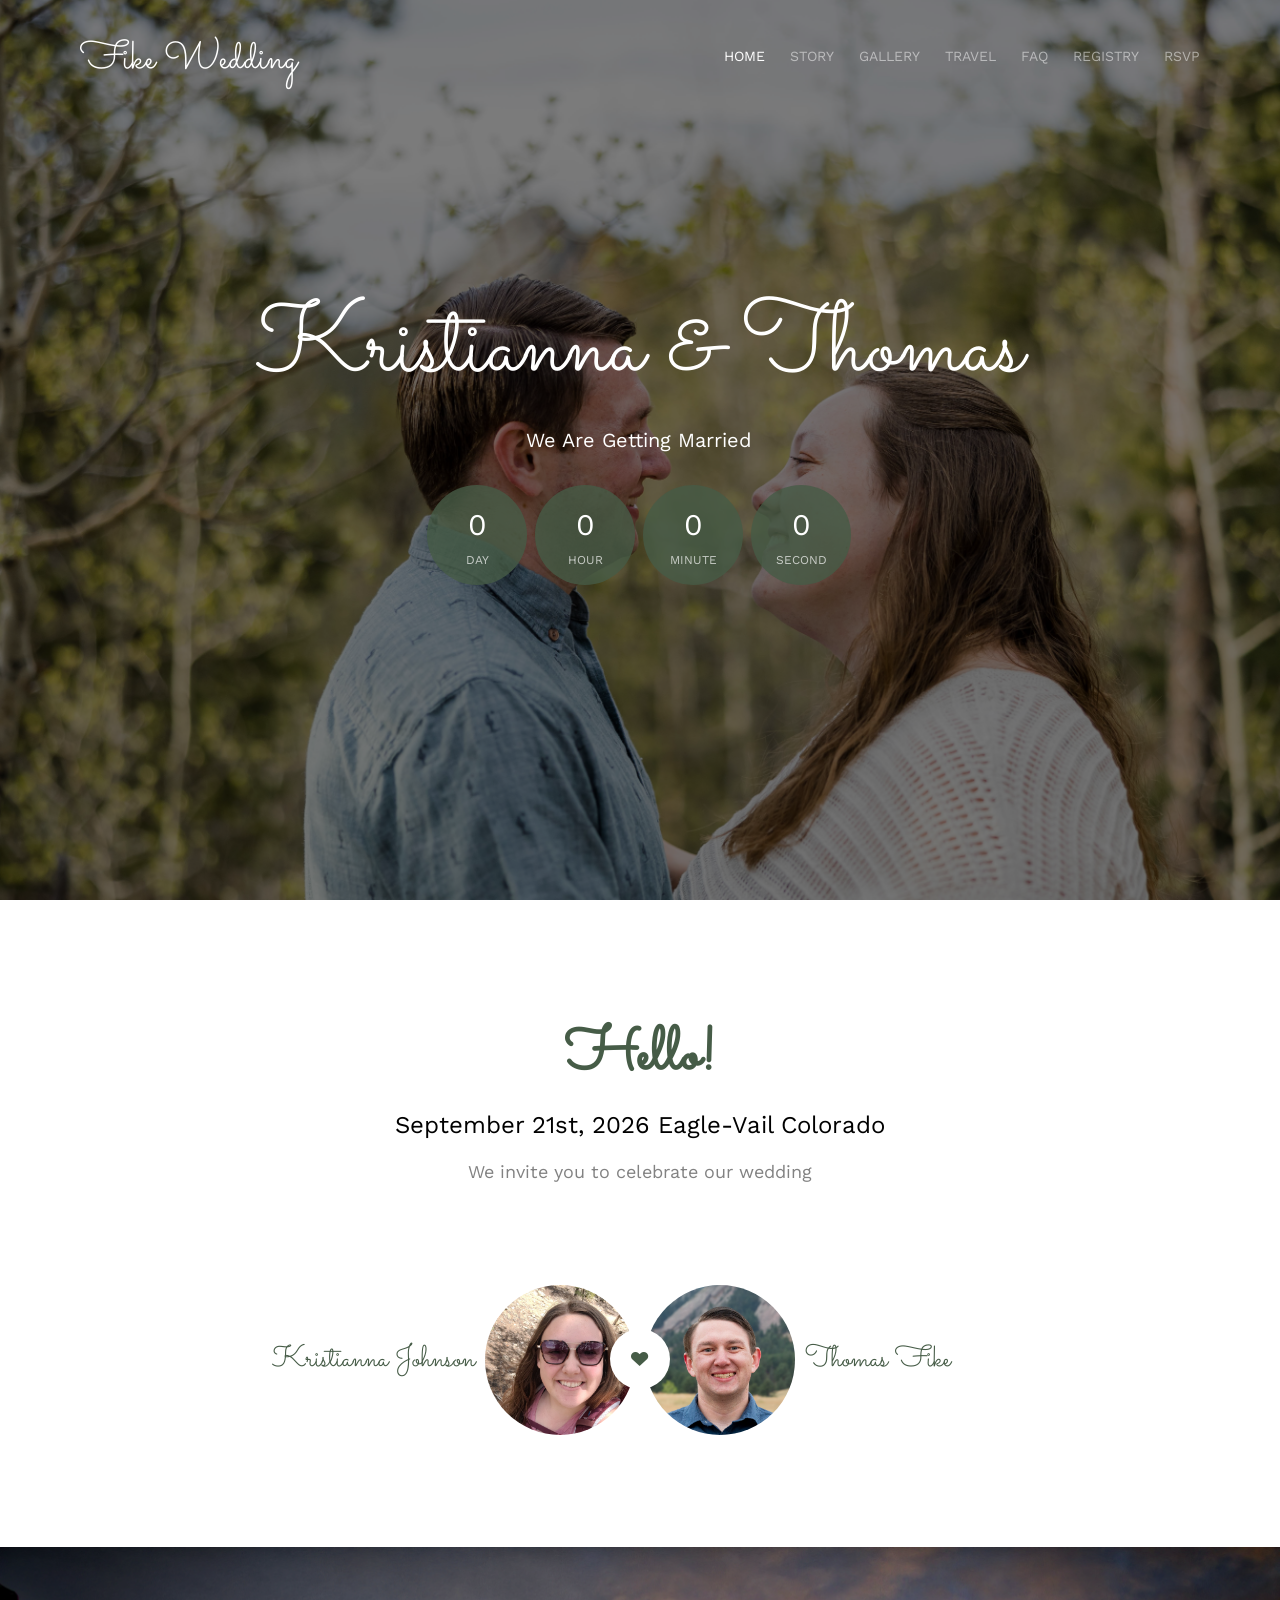
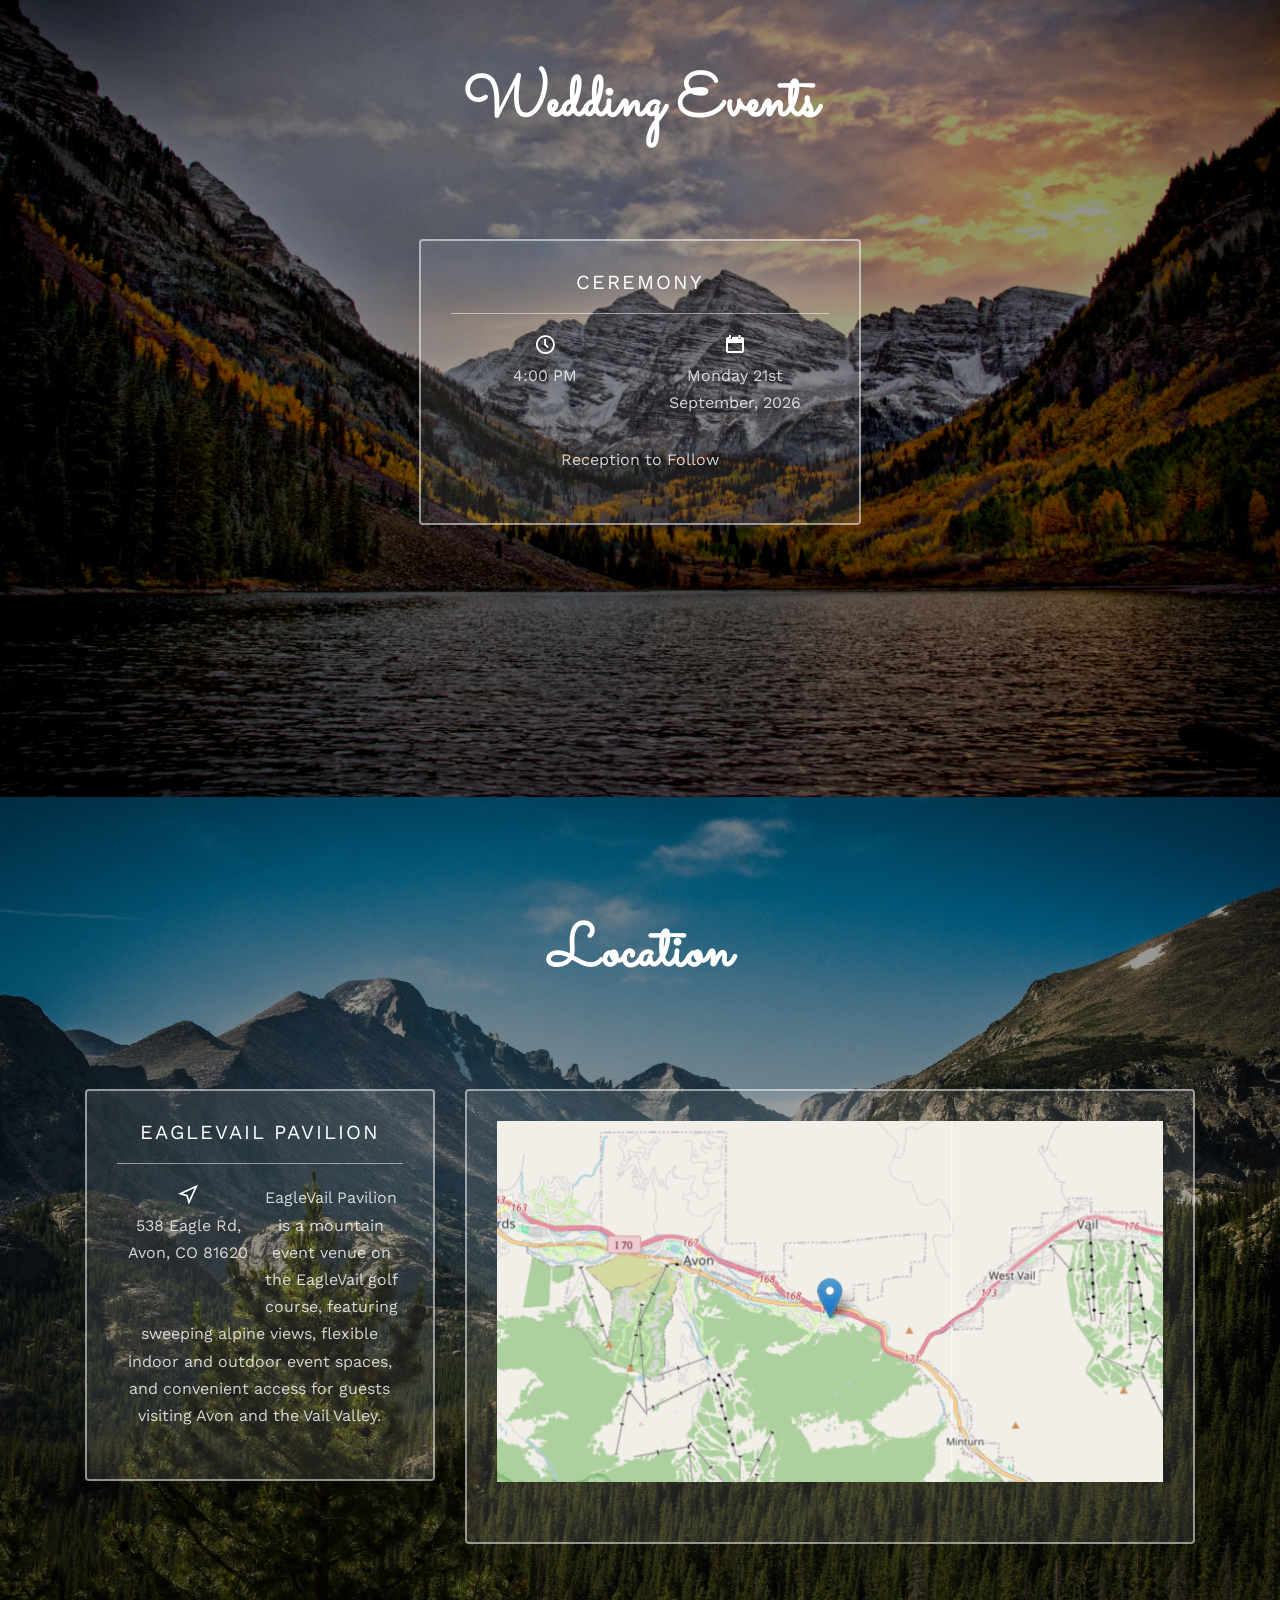
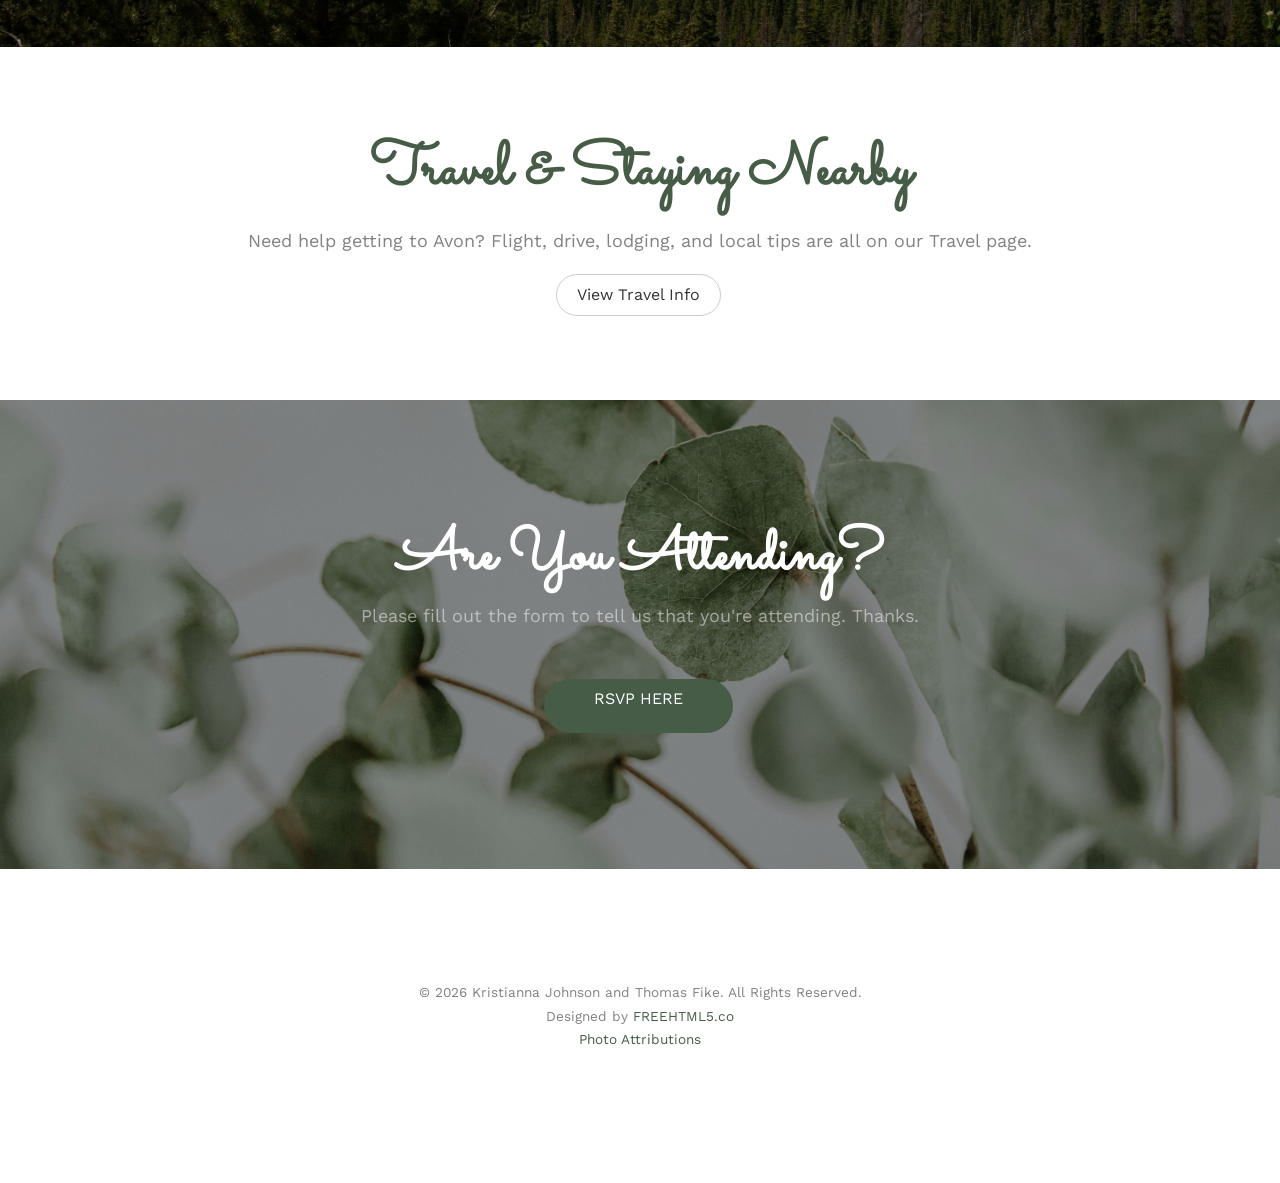
<file: index.html>
<!DOCTYPE html>
<!--[if lt IE 7]>      <html class="no-js lt-ie9 lt-ie8 lt-ie7"> <![endif]-->
<!--[if IE 7]>         <html class="no-js lt-ie9 lt-ie8"> <![endif]-->
<!--[if IE 8]>         <html class="no-js lt-ie9"> <![endif]-->
<!--[if gt IE 8]><!-->
<html class="no-js"> <!--<![endif]-->

<head>
	<meta charset="utf-8">
	<meta http-equiv="X-UA-Compatible" content="IE=edge">
	<title>Fike Wedding | Home</title>
	<meta name="viewport" content="width=device-width, initial-scale=1">

	<link href="https://fonts.googleapis.com/css?family=Work+Sans:400,300,600,400italic,700" rel="stylesheet">
	<link href="https://fonts.googleapis.com/css?family=Sacramento" rel="stylesheet">

	<!-- Animate.css -->
	<link rel="stylesheet" href="css/animate.css">
	<!-- Icomoon Icon Fonts-->
	<link rel="stylesheet" href="css/icomoon.css">
	<!-- Bootstrap  -->
	<link rel="stylesheet" href="css/bootstrap.css">

	<!-- Magnific Popup -->
	<link rel="stylesheet" href="css/magnific-popup.css">

	<!-- Owl Carousel  -->
	<link rel="stylesheet" href="css/owl.carousel.min.css">
	<link rel="stylesheet" href="css/owl.theme.default.min.css">

	<!-- Theme style  -->
	<link rel="stylesheet" href="css/style.css">

	<!-- Modernizr JS -->
	<script src="js/modernizr-2.6.2.min.js"></script>
	<!-- FOR IE9 below -->
	<!--[if lt IE 9]>
	<script src="js/respond.min.js"></script>
	<![endif]-->

</head>

<body>

	<div class="fh5co-loader"></div>

	<div id="page">
		<nav class="fh5co-nav" role="navigation">
			<div class="container">
				<div class="row">
					<div class="col-md-6 col-xs-11">
						<div id="fh5co-logo"><a href="index.html">Fike Wedding</a></div>
					</div>
					<div class="col-md-6 col-xs-1 text-right menu-1">
						<ul>
							<li class="active"><a href="index.html">Home</a></li>
							<li><a href="about.html">Story</a></li>
							<li><a href="gallery.html">Gallery</a></li>
							<li><a href="travel.html">Travel</a></li>
							<li><a href="faq.html">FAQ</a></li>
							<li><a href="registry.html">Registry</a></li>
							<li><a href="rsvp.html">RSVP</a></li>
						</ul>
					</div>
				</div>

			</div>
		</nav>

		<header id="fh5co-header" class="fh5co-cover" role="banner" style="background-image:url(images/home.jpg);">
			<div class="overlay"></div>
			<div class="container">
				<div class="row">
					<div class="col-md-10 col-md-offset-1 text-center">
						<div class="display-t">
							<div class="display-tc animate-box" data-animate-effect="fadeIn">
								<h1>Kristianna &amp; Thomas</h1>
								<h2>We Are Getting Married</h2>
								<div class="simply-countdown" id="simply-countdown-losange"></div>
							</div>
						</div>
					</div>
				</div>
			</div>
		</header>

		<div id="fh5co-couple">
			<div class="container">
				<div class="row">
					<div class="col-md-8 col-md-offset-2 text-center fh5co-heading animate-box">
						<h2>Hello!</h2>
						<h3>September 21st, 2026 Eagle-Vail Colorado</h3>
						<p>We invite you to celebrate our wedding</p>
					</div>
				</div>
				<div class="couple-wrap animate-box">
					<div class="couple-half">
						<div class="groom">
							<img src="images/bride-new.jpg" alt="groom" class="img-responsive">
						</div>
						<div class="desc-groom">
							<h3>Kristianna Johnson</h3>
						</div>
					</div>
					<p class="heart text-center"><i class="icon-heart2"></i></p>
					<div class="couple-half">
						<div class="bride">
							<img src="images/groom.jpeg" alt="groom" class="img-responsive">
						</div>
						<div class="desc-bride">
							<h3>Thomas Fike</h3>
						</div>
					</div>
				</div>
			</div>
		</div>

		<div id="fh5co-event" class="fh5co-bg" style="background-image:url(images/bells.jpg);">
			<div class="overlay"></div>
			<div class="container">
				<div class="row">
					<div class="col-md-8 col-md-offset-2 text-center fh5co-heading animate-box">
						<h2>Wedding Events</h2>
					</div>
				</div>
				<div class="row">
					<div class="display-t">
						<div class="display-tc">
							<div class="col-md-10 col-md-offset-1">
								<div class="col-md-6 col-sm-6  col-md-offset-3 text-center">
									<div class="event-wrap animate-box">
										<h3>Ceremony</h3>
										<div class="event-col">
											<i class="icon-clock"></i>
											<span>4:00 PM</span>
											<!-- <span>5:00 PM</span> -->
										</div>
										<div class="event-col">
											<i class="icon-calendar"></i>
											<span>Monday 21st</span>
											<span>September, 2026</span>
										</div>
										<p>Reception to Follow</p>
									</div>
								</div>
							</div>
						</div>
					</div>
				</div>
			</div>
		</div>

		<div id="fh5co-event" class="fh5co-bg" style="background-image:url(images/venueScenic.jpg);">
			<div class="overlay"></div>
			<div class="container">
				<div class="row">
					<div class="col-md-8 col-md-offset-2 text-center fh5co-heading animate-box">
						<h2>Location</h2>
					</div>
				</div>
				<div class="row">
					<div class="display-t">
						<div class="display-tc">
							<div class="col-md-12">
								<div class="col-md-4 col-sm-6 text-center">
									<div class="event-wrap">
										<h3>EagleVail Pavilion</h3>
										<div class="event-col">
											<i class="icon-location"></i>
											<span>538
												Eagle Rd, Avon, CO 81620</span>
										</div>
										<p>EagleVail Pavilion is a mountain event venue on the EagleVail golf course, featuring sweeping
											alpine views, flexible indoor and outdoor event spaces, and convenient access for guests visiting
											Avon and the Vail Valley.</p>
									</div>
								</div>
								<div class="col-md-8 col-sm-6 text-center">
									<div class="event-wrap">
										<img src="images/VenueMap.png" alt="EagleVail Pavilion Venue Map" class="img-responsive"
											style="margin-bottom: 30px;" />
									</div>
								</div>
							</div>
						</div>
					</div>
				</div>
			</div>
		</div>

		<div class="fh5co-bg">
			<div class="overlay"></div>
			<div class="container">
				<div class="row animate-box">
					<div class="col-med-12 text-center fh5co-heading" style="padding-top:5em;">
						<h2>Travel & Staying Nearby</h2>
						<p>Need help getting to Avon? Flight, drive, lodging, and local tips are all on our Travel page.</p>
						<p><a href="travel.html" class="btn btn-default btn-sm">View Travel Info</a></p>
					</div>
				</div>
			</div>
		</div>



		<div id="fh5co-started" class="fh5co-bg" style="background-image:url(images/eucalyptus.jpg);">
			<div class="overlay"></div>
			<div class="container">
				<div class="row animate-box">
					<div class="col-md-8 col-md-offset-2 text-center fh5co-heading">
						<h2>Are You Attending?</h2>
						<p>Please fill out the form to tell us that you're attending. Thanks.</p>
					</div>
				</div>
				<div class="row animate-box">
					<div class="col-md-12 text-center">
						<p><a href="rsvp.html" class="btn btn-default btn-sm">RSVP HERE</a></p>
					</div>
				</div>
			</div>
		</div>

		<footer id="fh5co-footer" role="contentinfo">
			<div class="container">

				<div class="row copyright">
					<div class="col-md-12 text-center">
						<p>
							<small class="block">&copy; 2026 Kristianna Johnson and Thomas Fike. All Rights Reserved.</small>
							<small class="block">Designed by <a href="http://freehtml5.co/" target="_blank">FREEHTML5.co</a></small>
							<small class="block"><a href="photo-attribution.html" target="_blank">Photo Attributions</a></small>
						</p>
					</div>
				</div>

			</div>
		</footer>
	</div>

	<div class="gototop js-top">
		<a href="#" class="js-gotop"><i class="icon-arrow-up"></i></a>
	</div>

	<!-- jQuery -->
	<script src="js/jquery.min.js"></script>
	<!-- jQuery Easing -->
	<script src="js/jquery.easing.1.3.js"></script>
	<!-- Bootstrap -->
	<script src="js/bootstrap.min.js"></script>
	<!-- Waypoints -->
	<script src="js/jquery.waypoints.min.js"></script>
	<!-- Carousel -->
	<script src="js/owl.carousel.min.js"></script>
	<!-- countTo -->
	<script src="js/jquery.countTo.js"></script>

	<!-- Stellar -->
	<script src="js/jquery.stellar.min.js"></script>
	<!-- Magnific Popup -->
	<script src="js/jquery.magnific-popup.min.js"></script>
	<script src="js/magnific-popup-options.js"></script>

	<!-- // <script src="https://cdnjs.cloudflare.com/ajax/libs/prism/0.0.1/prism.min.js"></script> -->
	<script src="js/simplyCountdown.js"></script>
	<!-- Main -->
	<script src="js/main.js"></script>

	<script>
		// Use a local target date to avoid timezone parsing issues.
		const d = new Date(2026, 9, 21, 16, 0, 0);

		// jQuery example: same target using the jQuery wrapper.
		// Note: this requires an element with id "simply-countdown-losange" in the HTML.
		$('#simply-countdown-losange').simplyCountdown({
			year: d.getFullYear(),
			month: d.getMonth(),
			day: d.getDate(),
			hours: d.getHours(),
			minutes: d.getMinutes(),
			seconds: d.getSeconds(),
			enableUtc: false
		});
	</script>


</body>

</html>
</file>
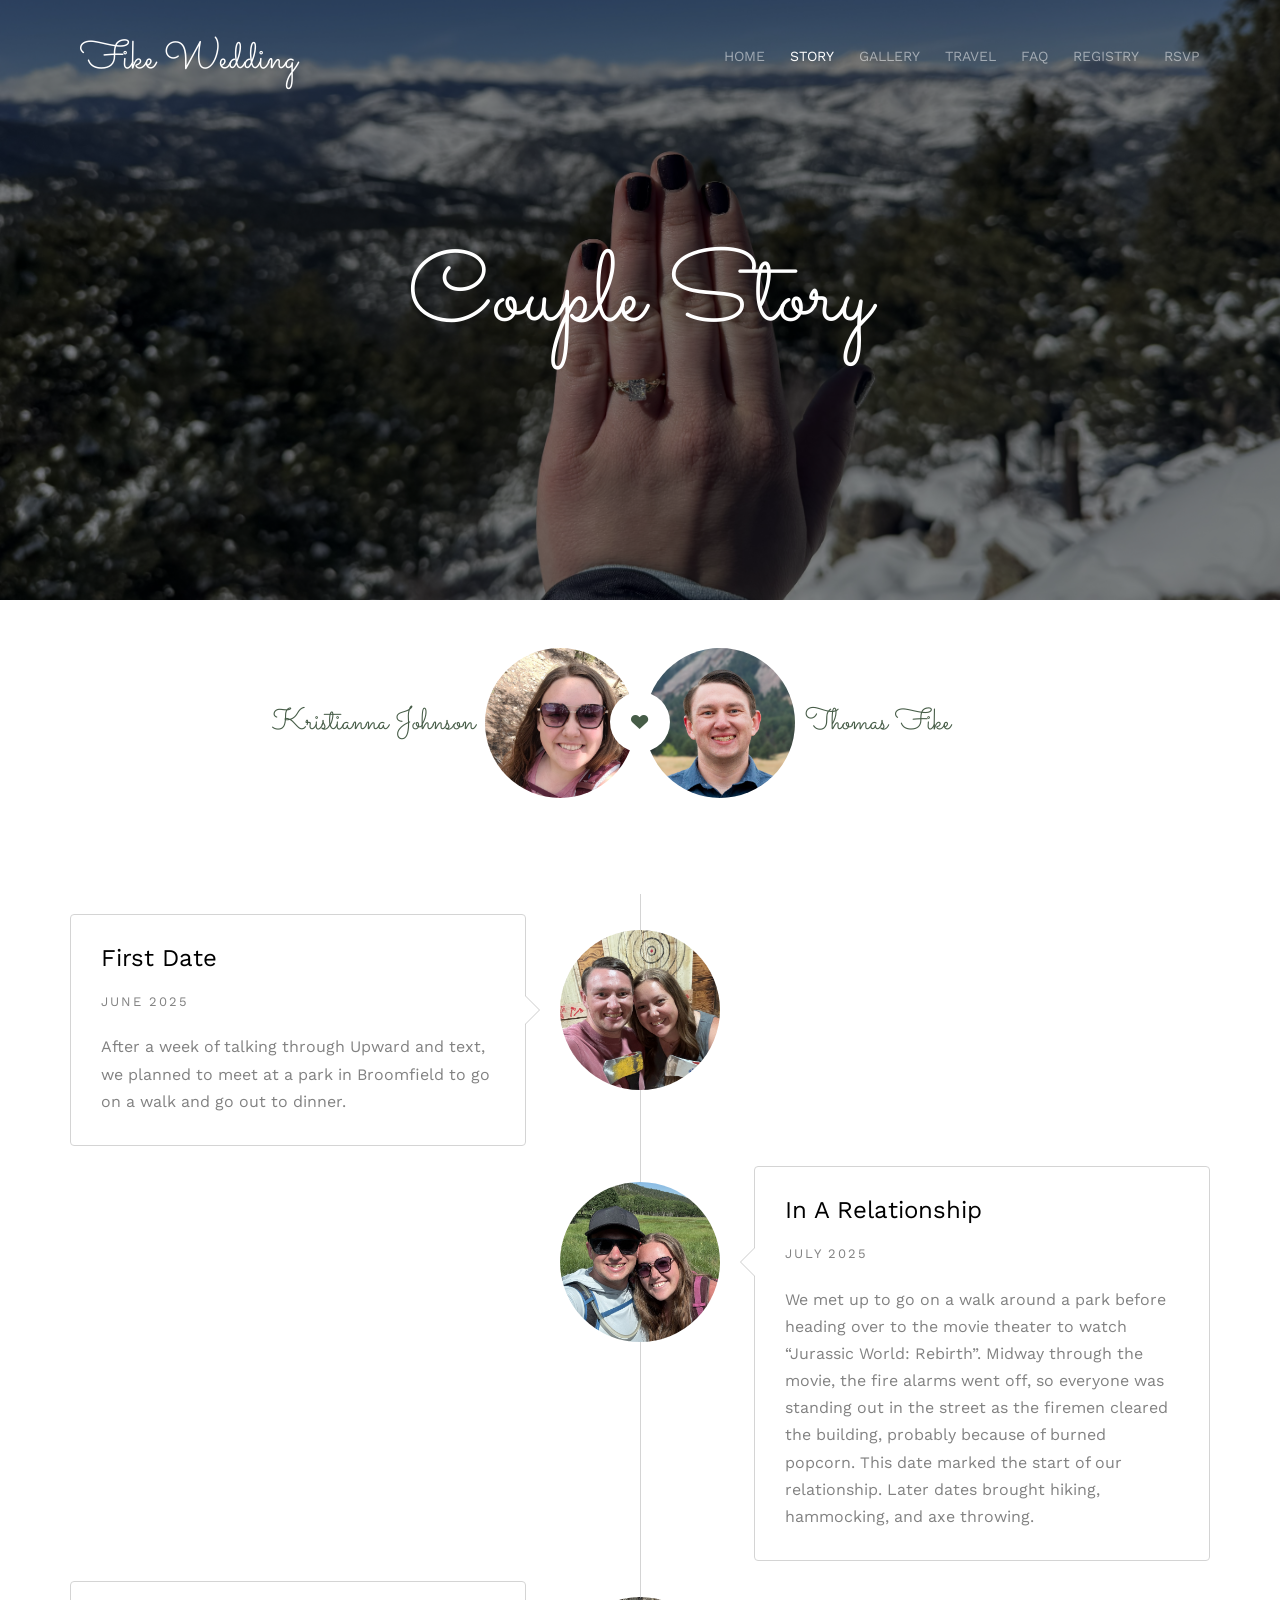
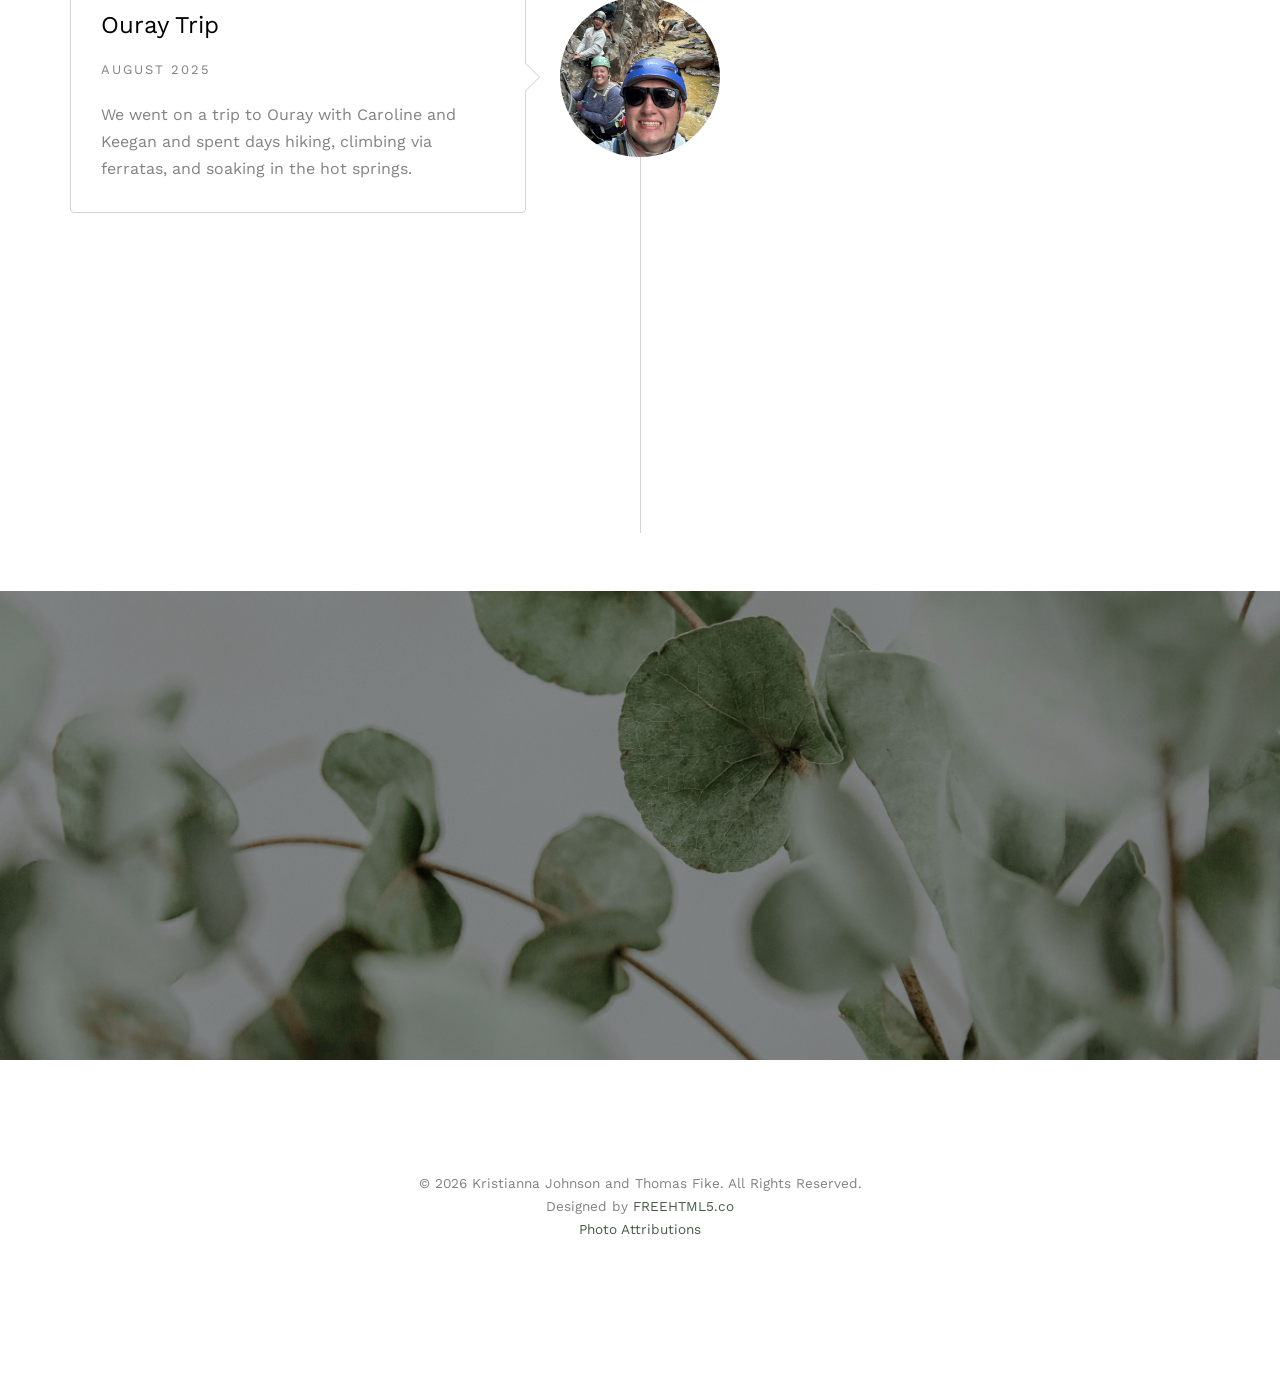
<file: about.html>
<!DOCTYPE html>
<!--[if lt IE 7]>      <html class="no-js lt-ie9 lt-ie8 lt-ie7"> <![endif]-->
<!--[if IE 7]>         <html class="no-js lt-ie9 lt-ie8"> <![endif]-->
<!--[if IE 8]>         <html class="no-js lt-ie9"> <![endif]-->
<!--[if gt IE 8]><!-->
<html class="no-js"> <!--<![endif]-->

<head>
	<meta charset="utf-8">
	<meta http-equiv="X-UA-Compatible" content="IE=edge">
	<title>Fike Wedding | Story</title>
	<meta name="viewport" content="width=device-width, initial-scale=1">

	<link href='https://fonts.googleapis.com/css?family=Work+Sans:400,300,600,400italic,700' rel='stylesheet'
		type='text/css'>
	<link href="https://fonts.googleapis.com/css?family=Sacramento" rel="stylesheet">

	<!-- Animate.css -->
	<link rel="stylesheet" href="css/animate.css">
	<!-- Icomoon Icon Fonts-->
	<link rel="stylesheet" href="css/icomoon.css">
	<!-- Bootstrap  -->
	<link rel="stylesheet" href="css/bootstrap.css">

	<!-- Magnific Popup -->
	<link rel="stylesheet" href="css/magnific-popup.css">

	<!-- Owl Carousel  -->
	<link rel="stylesheet" href="css/owl.carousel.min.css">
	<link rel="stylesheet" href="css/owl.theme.default.min.css">

	<!-- Theme style  -->
	<link rel="stylesheet" href="css/style.css">

	<!-- Modernizr JS -->
	<script src="js/modernizr-2.6.2.min.js"></script>
	<!-- FOR IE9 below -->
	<!--[if lt IE 9]>
	<script src="js/respond.min.js"></script>
	<![endif]-->

</head>

<body>

	<div class="fh5co-loader"></div>

	<div id="page">
		<nav class="fh5co-nav" role="navigation">
			<div class="container">
				<div class="row">
					<div class="col-md-6 col-xs-11">
						<div id="fh5co-logo"><a href="index.html">Fike Wedding</a></div>
					</div>
					<div class="col-md-6 col-xs-1 text-right menu-1">
						<ul>
							<li><a href="index.html">Home</a></li>
							<li class="active"><a href="about.html">Story</a></li>
							<li><a href="gallery.html">Gallery</a></li>
							<li><a href="travel.html">Travel</a></li>
							<li><a href="faq.html">FAQ</a></li>
							<li><a href="registry.html">Registry</a></li>
							<li><a href="rsvp.html">RSVP</a></li>
						</ul>
					</div>
				</div>

			</div>
		</nav>

		<header id="fh5co-header" class="fh5co-cover fh5co-cover-sm" role="banner"
			style="background-image:url(images/ringSnow.jpg);background-position: bottom 20% center; background-size: cover;">
			<div class="overlay"></div>
			<div class="fh5co-container">
				<div class="row">
					<div class="col-md-8 col-md-offset-2 text-center">
						<div class="display-t">
							<div class="display-tc animate-box" data-animate-effect="fadeIn">
								<h1>Couple Story</h1>
							</div>
						</div>
					</div>
				</div>
			</div>
		</header>

		<div id="fh5co-couple-header">
			<div class="container">
				<div class="couple-wrap animate-box">
					<div class="couple-half">
						<div class="groom">
							<img src="images/bride-new.jpg" alt="groom" class="img-responsive">
						</div>
						<div class="desc-groom">
							<h3>Kristianna Johnson</h3>
						</div>
					</div>
					<p class="heart text-center"><i class="icon-heart2"></i></p>
					<div class="couple-half">
						<div class="bride">
							<img src="images/groom.jpeg" alt="groom" class="img-responsive">
						</div>
						<div class="desc-bride">
							<h3>Thomas Fike</h3>
						</div>
					</div>
				</div>
			</div>
		</div>

		<div id="fh5co-couple-story">
			<div class="container">
				<div class="row">
					<div class="col-md-12 col-md-offset-0">
						<ul class="timeline animate-box">
							<li class="animate-box">
								<div class="timeline-badge" style="background-image:url(images/axe.jpg);"></div>
								<div class="timeline-panel">
									<div class="timeline-heading">
										<h3 class="timeline-title">First Date</h3>
										<span class="date">June 2025</span>
									</div>
									<div class="timeline-body">
										<p>After a week of talking through Upward and text, we planned to meet at a park in Broomfield to go
											on a walk and go out to dinner.</p>
									</div>
								</div>
							</li>
							<li class="timeline-inverted animate-box">
								<div class="timeline-badge" style="background-image:url(images/goldengate.jpg);"></div>
								<div class="timeline-panel">
									<div class="timeline-heading">
										<h3 class="timeline-title">In A Relationship</h3>
										<span class="date">July 2025</span>
									</div>
									<div class="timeline-body">
										<p>We met up to go on a walk around a park before heading over to the movie theater to watch
											“Jurassic World: Rebirth”. Midway through the movie, the fire alarms went off, so everyone was
											standing out in the street as the firemen cleared the building, probably because of burned
											popcorn. This date marked the start of our relationship. Later dates brought hiking, hammocking,
											and axe throwing.</p>
									</div>
								</div>
							</li>
							<li class="animate-box">
								<div class="timeline-badge" style="background-image:url(images/ouray.jpg);"></div>
								<div class="timeline-panel">
									<div class="timeline-heading">
										<h3 class="timeline-title">Ouray Trip</h3>
										<span class="date">August 2025</span>
									</div>
									<div class="timeline-body">
										<p>We went on a trip to Ouray with Caroline and Keegan and spent days hiking, climbing via ferratas,
											and soaking in the hot springs.</p>
									</div>
								</div>
							</li>
							<li class="timeline-inverted animate-box">
								<div class="timeline-badge" style="background-image:url(images/engagement.jpg);"></div>
								<div class="timeline-panel">
									<div class="timeline-heading">
										<h3 class="timeline-title">Engagement</h3>
										<span class="date">March 2026</span>
									</div>
									<div class="timeline-body">
										<p>The day after a snowstorm, we ventured to Green Mountain in Boulder and hiked to the top where
											Thomas proposed with gorgeous, snowy views behind us.</p>
									</div>
								</div>
							</li>
						</ul>
					</div>
				</div>
			</div>
		</div>

		<div id="fh5co-started" class="fh5co-bg" style="background-image:url(images/eucalyptus.jpg);">
			<div class="overlay"></div>
			<div class="container">
				<div class="row animate-box">
					<div class="col-md-8 col-md-offset-2 text-center fh5co-heading">
						<h2>Are You Attending?</h2>
						<p>Please fill out the form to tell us that you're attending. Thanks.</p>
					</div>
				</div>
				<div class="row animate-box">
					<div class="col-md-12 text-center">
						<p><a href="rsvp.html" class="btn btn-default btn-sm">RSVP HERE</a></p>
					</div>
				</div>
			</div>
		</div>

		<footer id="fh5co-footer" role="contentinfo">
			<div class="container">

				<div class="row copyright">
					<div class="col-md-12 text-center">
						<p>
							<small class="block">&copy; 2026 Kristianna Johnson and Thomas Fike. All Rights Reserved.</small>
							<small class="block">Designed by <a href="http://freehtml5.co/" target="_blank">FREEHTML5.co</a></small>
							<small class="block"><a href="photo-attribution.html" target="_blank">Photo Attributions</a></small>
						</p>
					</div>
				</div>

			</div>
		</footer>
	</div>

	<div class="gototop js-top">
		<a href="#" class="js-gotop"><i class="icon-arrow-up"></i></a>
	</div>

	<!-- jQuery -->
	<script src="js/jquery.min.js"></script>
	<!-- jQuery Easing -->
	<script src="js/jquery.easing.1.3.js"></script>
	<!-- Bootstrap -->
	<script src="js/bootstrap.min.js"></script>
	<!-- Waypoints -->
	<script src="js/jquery.waypoints.min.js"></script>
	<!-- Carousel -->
	<script src="js/owl.carousel.min.js"></script>
	<!-- countTo -->
	<script src="js/jquery.countTo.js"></script>

	<!-- Stellar -->
	<script src="js/jquery.stellar.min.js"></script>
	<!-- Magnific Popup -->
	<script src="js/jquery.magnific-popup.min.js"></script>
	<script src="js/magnific-popup-options.js"></script>

	<!-- Main -->
	<script src="js/main.js"></script>

</body>

</html>
</file>
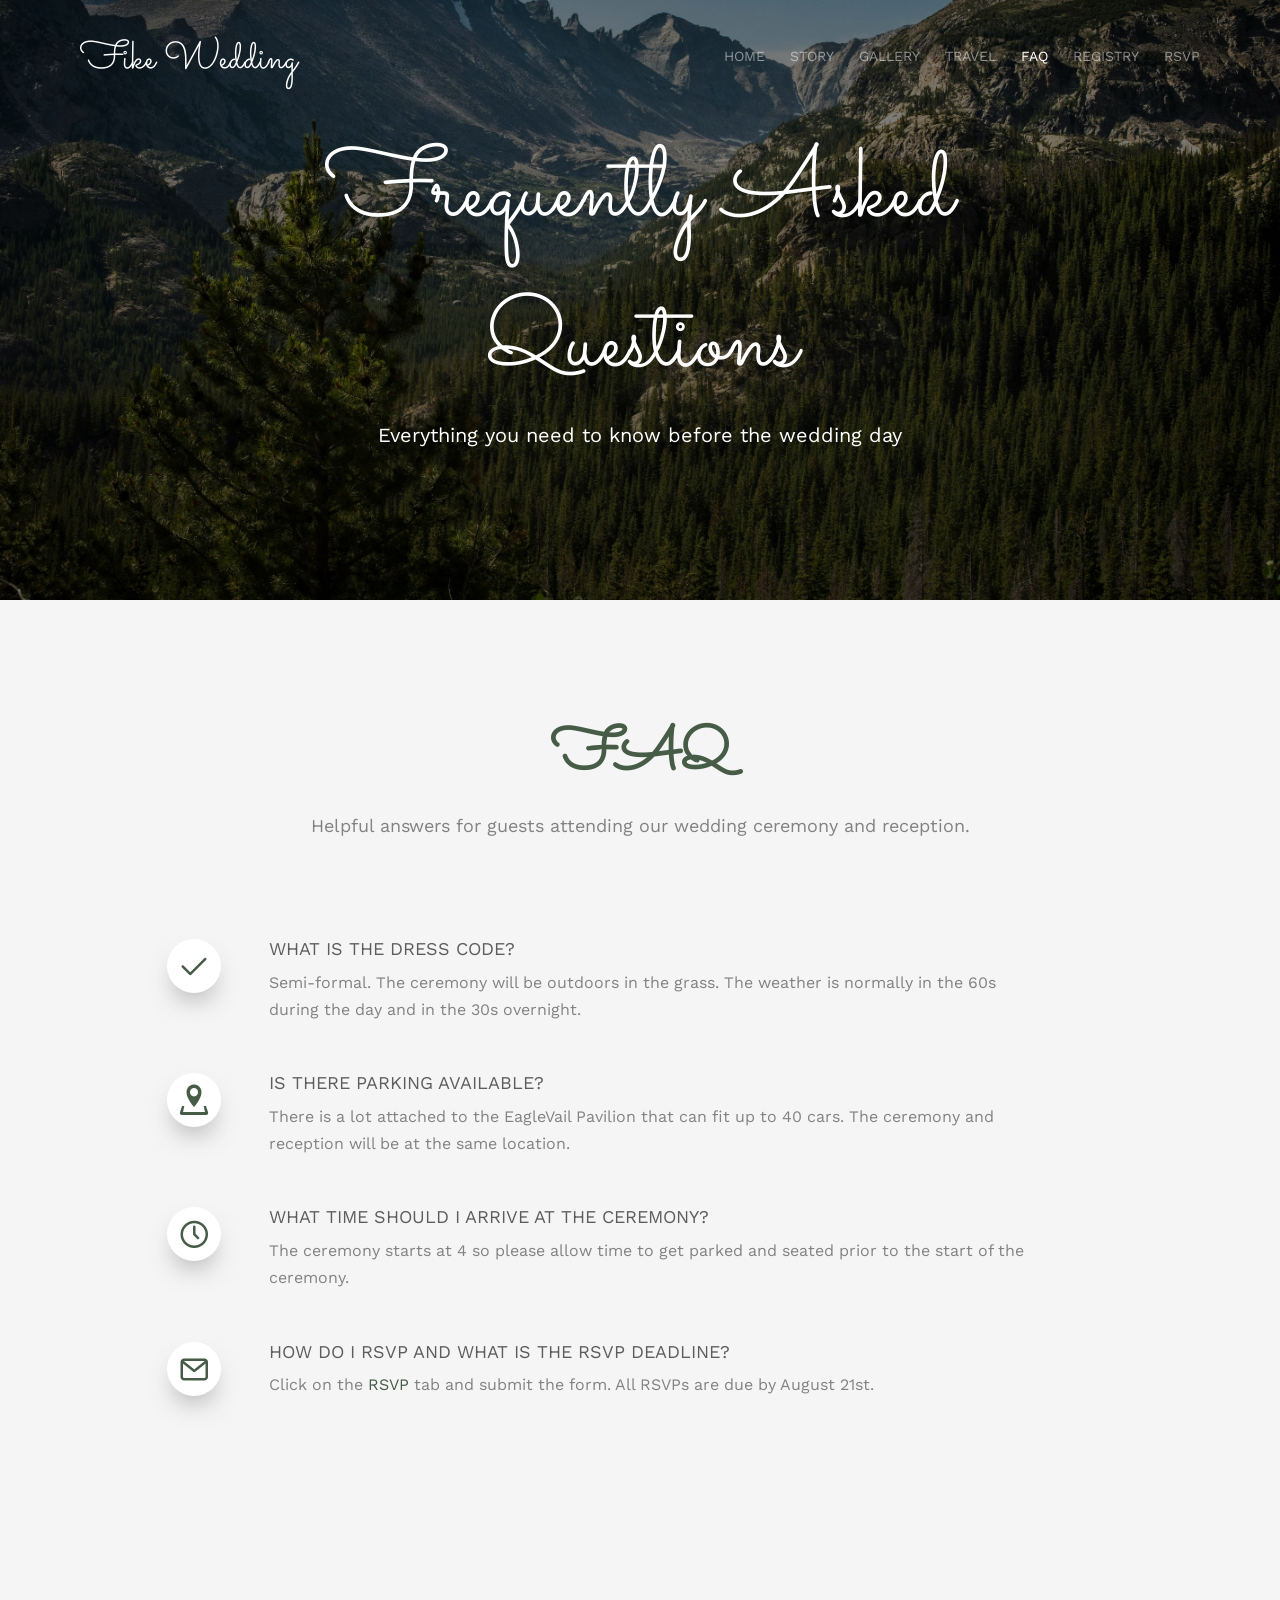
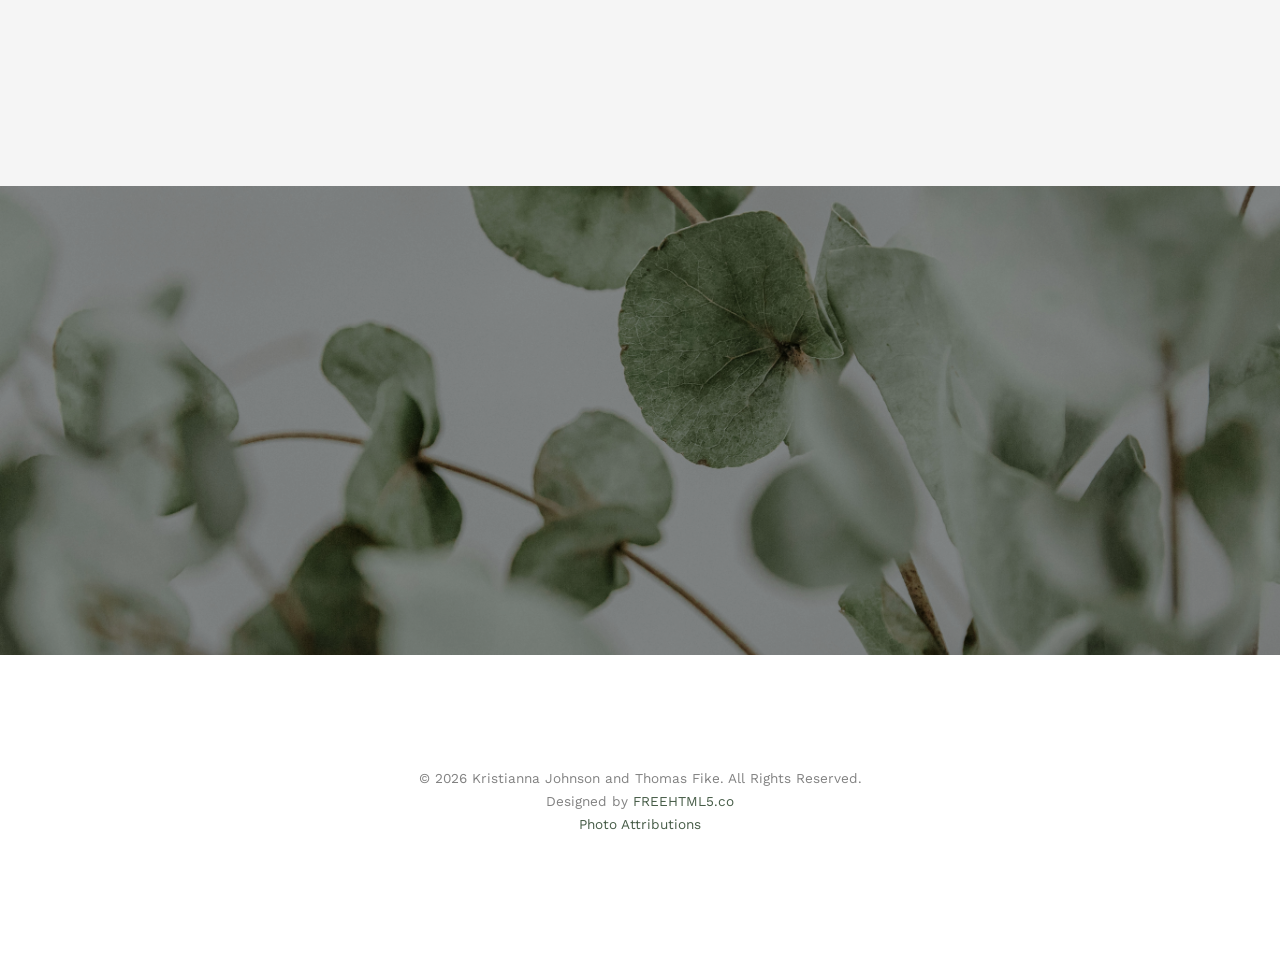
<file: faq.html>
<!DOCTYPE html>
<!--[if lt IE 7]>      <html class="no-js lt-ie9 lt-ie8 lt-ie7"> <![endif]-->
<!--[if IE 7]>         <html class="no-js lt-ie9 lt-ie8"> <![endif]-->
<!--[if IE 8]>         <html class="no-js lt-ie9"> <![endif]-->
<!--[if gt IE 8]><!-->
<html class="no-js"> <!--<![endif]-->

<head>
  <meta charset="utf-8">
  <meta http-equiv="X-UA-Compatible" content="IE=edge">
  <title>Fike Wedding | FAQ</title>
  <meta name="viewport" content="width=device-width, initial-scale=1">

  <link href='https://fonts.googleapis.com/css?family=Work+Sans:400,300,600,400italic,700' rel='stylesheet'
    type='text/css'>
  <link href="https://fonts.googleapis.com/css?family=Sacramento" rel="stylesheet">

  <!-- Animate.css -->
  <link rel="stylesheet" href="css/animate.css">
  <!-- Icomoon Icon Fonts-->
  <link rel="stylesheet" href="css/icomoon.css">
  <!-- Bootstrap  -->
  <link rel="stylesheet" href="css/bootstrap.css">

  <!-- Magnific Popup -->
  <link rel="stylesheet" href="css/magnific-popup.css">

  <!-- Owl Carousel  -->
  <link rel="stylesheet" href="css/owl.carousel.min.css">
  <link rel="stylesheet" href="css/owl.theme.default.min.css">

  <!-- Theme style  -->
  <link rel="stylesheet" href="css/style.css">

  <!-- Modernizr JS -->
  <script src="js/modernizr-2.6.2.min.js"></script>
  <!-- FOR IE9 below -->
  <!--[if lt IE 9]>
	<script src="js/respond.min.js"></script>
	<![endif]-->

</head>

<body>

  <div class="fh5co-loader"></div>

  <div id="page">
    <nav class="fh5co-nav" role="navigation">
      <div class="container">
        <div class="row">
          <div class="col-md-6 col-xs-11">
            <div id="fh5co-logo"><a href="index.html">Fike Wedding</a></div>
          </div>
          <div class="col-md-6 col-xs-1 text-right menu-1">
            <ul>
              <li><a href="index.html">Home</a></li>
              <li><a href="about.html">Story</a></li>
              <li><a href="gallery.html">Gallery</a></li>
              <li><a href="travel.html">Travel</a></li>
              <li class="active"><a href="faq.html">FAQ</a></li>
              <li><a href="registry.html">Registry</a></li>
              <li><a href="rsvp.html">RSVP</a></li>
            </ul>
          </div>
        </div>
      </div>
    </nav>

    <header id="fh5co-header" class="fh5co-cover fh5co-cover-sm" role="banner"
      style="background-image:url(images/venueScenic.jpg);">
      <div class="overlay"></div>
      <div class="fh5co-container">
        <div class="row">
          <div class="col-md-8 col-md-offset-2 text-center">
            <div class="display-t">
              <div class="display-tc animate-box" data-animate-effect="fadeIn">
                <h1>Frequently Asked Questions</h1>
                <h2>Everything you need to know before the wedding day</h2>
              </div>
            </div>
          </div>
        </div>
      </div>
    </header>

    <div id="fh5co-services" class="fh5co-section-gray">
      <div class="container">
        <div class="row animate-box">
          <div class="col-md-8 col-md-offset-2 text-center fh5co-heading">
            <h2>FAQ</h2>
            <p>Helpful answers for guests attending our wedding ceremony and reception.</p>
          </div>
        </div>
        <div class="row">
          <div class="col-md-10 col-md-offset-1">
            <div class="feature-left animate-box" data-animate-effect="fadeInUp">
              <span class="icon">
                <i class="icon-check"></i>
              </span>
              <div class="feature-copy">
                <h3>What is the dress code?</h3>
                <p>Semi-formal. The ceremony will be outdoors in the grass. The weather is normally in the 60s during
                  the day and in the 30s overnight.</p>
              </div>
            </div>

            <div class="feature-left animate-box" data-animate-effect="fadeInUp">
              <span class="icon">
                <i class="icon-location2"></i>
              </span>
              <div class="feature-copy">
                <h3>Is there parking available?</h3>
                <p>There is a lot attached to the EagleVail Pavilion that can fit up to 40 cars. The ceremony and
                  reception will be at the same location.</p>
              </div>
            </div>

            <div class="feature-left animate-box" data-animate-effect="fadeInUp">
              <span class="icon">
                <i class="icon-clock"></i>
              </span>
              <div class="feature-copy">
                <h3>What time should I arrive at the ceremony?</h3>
                <p>The ceremony starts at 4 so please allow time to get parked and seated prior to the start of the
                  ceremony.</p>
              </div>
            </div>

            <div class="feature-left animate-box" data-animate-effect="fadeInUp">
              <span class="icon">
                <i class="icon-mail"></i>
              </span>
              <div class="feature-copy">
                <h3>How do I RSVP and what is the RSVP deadline?</h3>
                <p>Click on the <a href="rsvp.html">RSVP</a> tab and submit the form. All RSVPs are due by August 21st.
                </p>
              </div>
            </div>

            <div class="feature-left animate-box" data-animate-effect="fadeInUp">
              <span class="icon">
                <i class="icon-camera"></i>
              </span>
              <div class="feature-copy">
                <h3>Can I take photos?</h3>
                <p>We ask that you refrain from taking photos during the ceremony. After the ceremony, you are welcome
                  to take photos during the cocktail hour and reception.</p>
                <p>We will be using the app “PhotoCircle” where anyone can upload the photos you take for everyone to
                  see. Use the link below to join the album ahead of time:</p>
                <p><a href="https://join.photocircleapp.com/SP9JWH7D3R"
                    target="_blank">https://join.photocircleapp.com/SP9JWH7D3R</a></p>
              </div>
            </div>
          </div>
        </div>
      </div>
    </div>

    <div id="fh5co-started" class="fh5co-bg" style="background-image:url(images/eucalyptus.jpg);">
      <div class="overlay"></div>
      <div class="container">
        <div class="row animate-box">
          <div class="col-md-8 col-md-offset-2 text-center fh5co-heading">
            <h2>Are You Attending?</h2>
            <p>Please fill out the form to tell us that you're attending. Thanks.</p>
          </div>
        </div>
        <div class="row animate-box">
          <div class="col-md-12 text-center">
            <p><a href="rsvp.html" class="btn btn-default btn-sm">RSVP HERE</a></p>
          </div>
        </div>
      </div>
    </div>

    <footer id="fh5co-footer" role="contentinfo">
      <div class="container">
        <div class="row copyright">
          <div class="col-md-12 text-center">
            <p>
              <small class="block">&copy; 2026 Kristianna Johnson and Thomas Fike. All Rights Reserved.</small>
              <small class="block">Designed by <a href="http://freehtml5.co/" target="_blank">FREEHTML5.co</a></small>
              <small class="block"><a href="photo-attribution.html" target="_blank">Photo Attributions</a></small>
            </p>
          </div>
        </div>
      </div>
    </footer>

    <!-- jQuery -->
    <script src="js/jquery.min.js"></script>
    <!-- jQuery Easing -->
    <script src="js/jquery.easing.1.3.js"></script>
    <!-- Bootstrap -->
    <script src="js/bootstrap.min.js"></script>
    <!-- Waypoints -->
    <script src="js/jquery.waypoints.min.js"></script>
    <!-- Carousel -->
    <script src="js/owl.carousel.min.js"></script>
    <!-- countTo -->
    <script src="js/jquery.countTo.js"></script>

    <!-- Stellar -->
    <script src="js/jquery.stellar.min.js"></script>
    <!-- Magnific Popup -->
    <script src="js/jquery.magnific-popup.min.js"></script>
    <script src="js/magnific-popup-options.js"></script>

    <!-- // <script src="https://cdnjs.cloudflare.com/ajax/libs/prism/0.0.1/prism.min.js"></script> -->
    <script src="js/simplyCountdown.js"></script>
    <!-- Main -->
    <script src="js/main.js"></script>

</body>

</html>
</file>
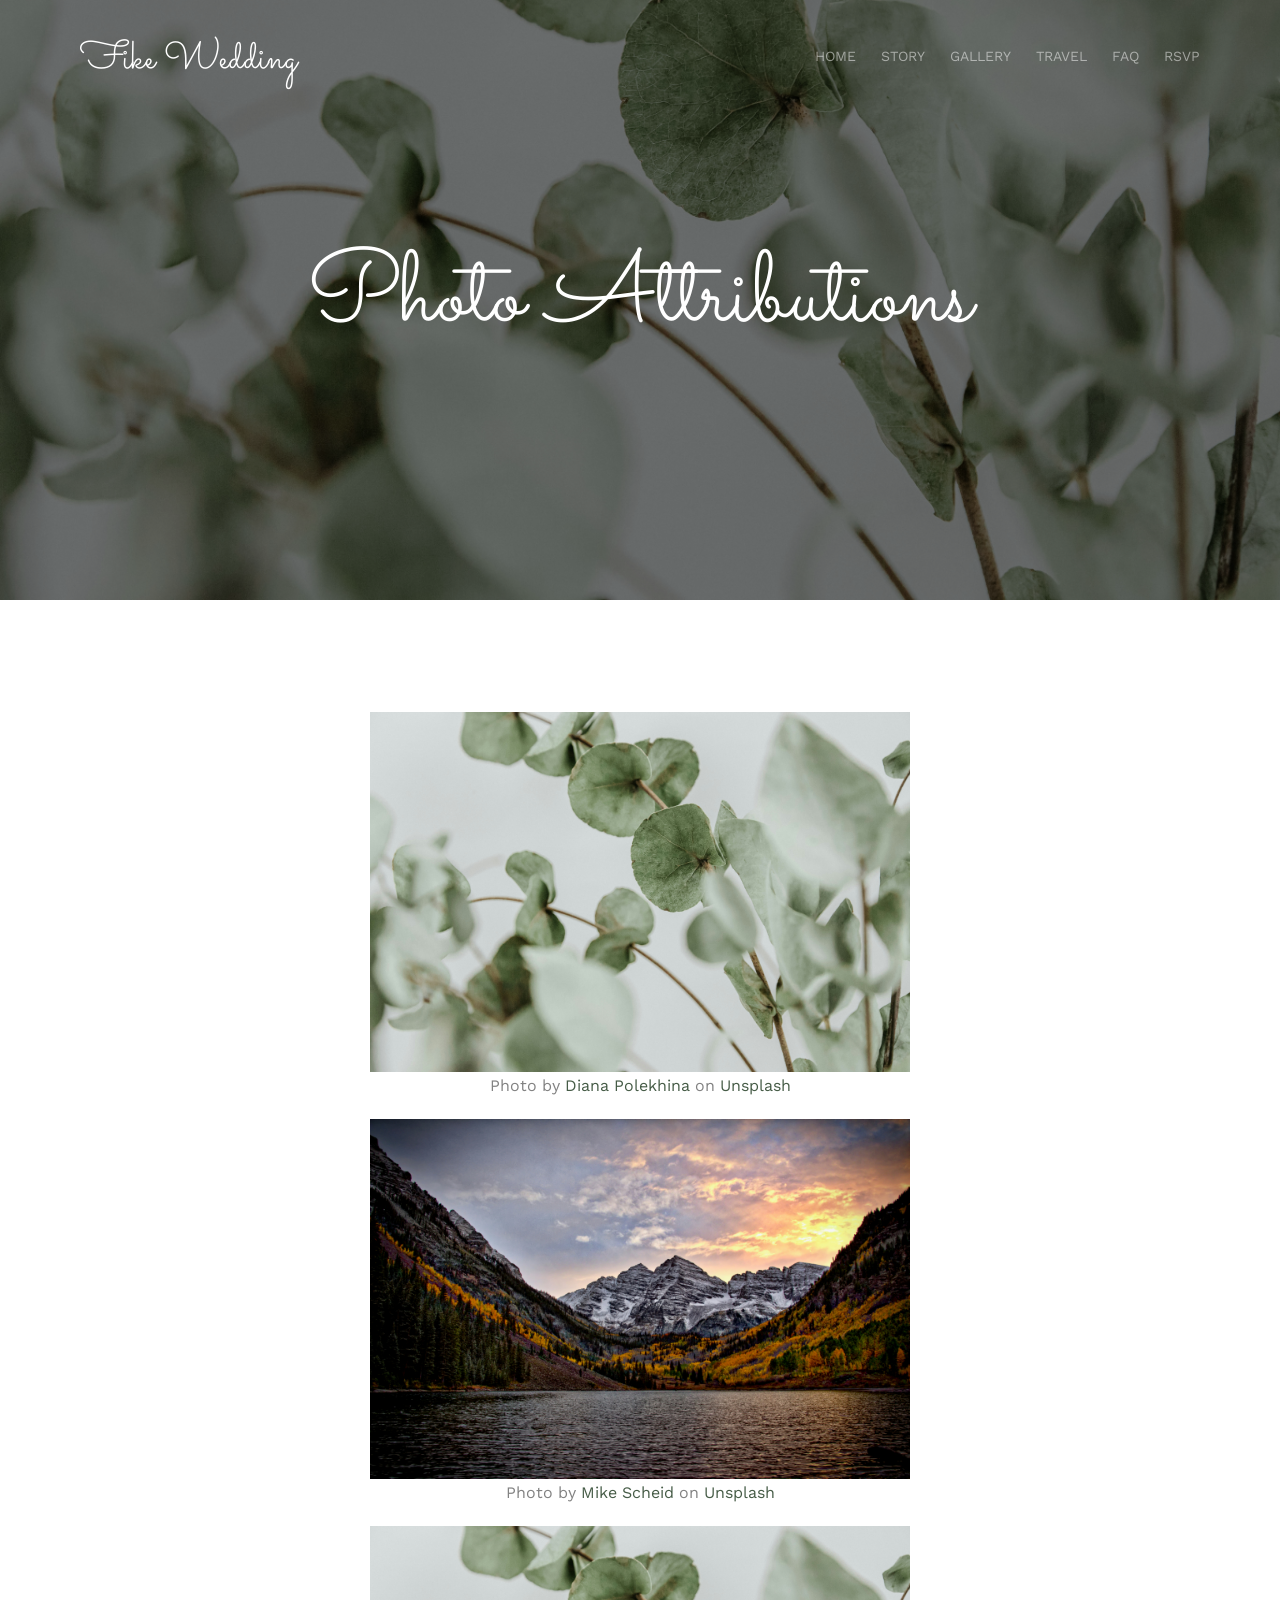
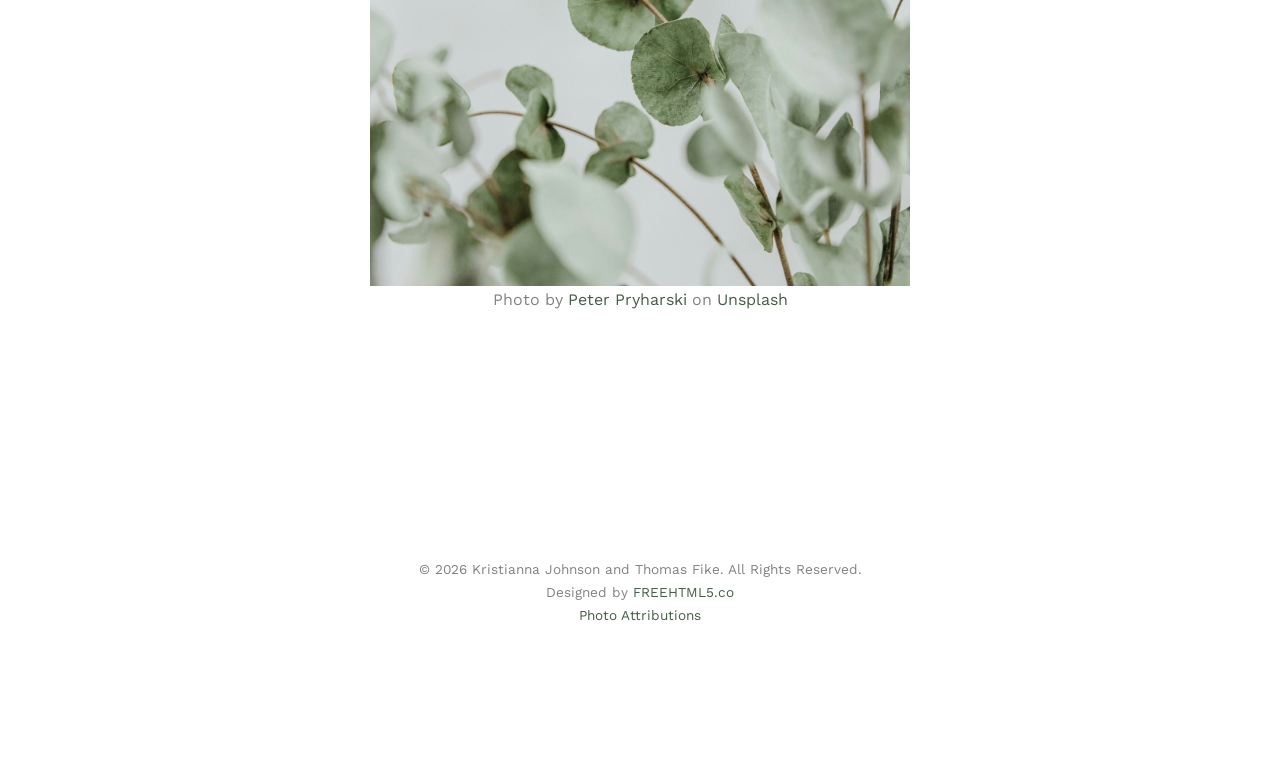
<file: photo-attribution.html>
<!DOCTYPE html>
<!--[if lt IE 7]>      <html class="no-js lt-ie9 lt-ie8 lt-ie7"> <![endif]-->
<!--[if IE 7]>         <html class="no-js lt-ie9 lt-ie8"> <![endif]-->
<!--[if IE 8]>         <html class="no-js lt-ie9"> <![endif]-->
<!--[if gt IE 8]><!-->
<html class="no-js"> <!--<![endif]-->

<head>
	<meta charset="utf-8">
	<meta http-equiv="X-UA-Compatible" content="IE=edge">
	<title>Fike Wedding | Photo Attribution</title>
	<meta name="viewport" content="width=device-width, initial-scale=1">
	<link rel="preconnect" href="https://challenges.cloudflare.com" />

	<link href='https://fonts.googleapis.com/css?family=Work+Sans:400,300,600,400italic,700' rel='stylesheet'
		type='text/css'>
	<link href="https://fonts.googleapis.com/css?family=Sacramento" rel="stylesheet">

	<!-- Animate.css -->
	<link rel="stylesheet" href="css/animate.css">
	<!-- Icomoon Icon Fonts-->
	<link rel="stylesheet" href="css/icomoon.css">
	<!-- Bootstrap  -->
	<link rel="stylesheet" href="css/bootstrap.css">

	<!-- Magnific Popup -->
	<link rel="stylesheet" href="css/magnific-popup.css">

	<!-- Owl Carousel  -->
	<link rel="stylesheet" href="css/owl.carousel.min.css">
	<link rel="stylesheet" href="css/owl.theme.default.min.css">

	<!-- Theme style  -->
	<link rel="stylesheet" href="css/style.css">

	<!-- Modernizr JS -->
	<script src="js/modernizr-2.6.2.min.js"></script>
	<!-- FOR IE9 below -->
	<!--[if lt IE 9]>
	<script src="js/respond.min.js"></script>
	<![endif]-->

</head>

<body>

	<div class="fh5co-loader"></div>

	<div id="page">
		<nav class="fh5co-nav" role="navigation">
			<div class="container">
				<div class="row">
					<div class="col-md-6 col-xs-11">
						<div id="fh5co-logo"><a href="index.html">Fike Wedding</a></div>
					</div>
					<div class="col-md-6 col-xs-1 text-right menu-1">
						<ul>
							<li><a href="index.html">Home</a></li>
							<li><a href="about.html">Story</a></li>
							<li><a href="gallery.html">Gallery</a></li>
							<li><a href="travel.html">Travel</a></li>
							<li><a href="faq.html">FAQ</a></li>
							<li><a href="rsvp.html">RSVP</a></li>
						</ul>
					</div>
				</div>

			</div>
		</nav>
		<header id="fh5co-header" class="fh5co-cover fh5co-cover-sm" role="banner"
			style="background-image:url(images/eucalyptus.jpg);">
			<div class="overlay"></div>
			<div class="fh5co-container">
				<div class="row">
					<div class="col-md-8 col-md-offset-2 text-center">
						<div class="display-t">
							<div class="display-tc animate-box" data-animate-effect="fadeIn">
								<h1>Photo Attributions</h1>
							</div>
						</div>
					</div>
				</div>
			</div>
		</header>

		<div class="fh5co-section">
			<div class="container">
				<div class="col-md-6 col-md-offset-3 text-center">
					<img src="images/eucalyptus.jpg" alt="Axe" class="img-responsive">
				</div>
				<div class="col-md-6 col-md-offset-3 text-center">
					<p>
						Photo by <a
							href="https://unsplash.com/@diana_pole?utm_source=unsplash&utm_medium=referral&utm_content=creditCopyText">Diana
							Polekhina</a> on <a
							href="https://unsplash.com/photos/green-plant-in-close-up-photography-Hzz7AEyLhZk?utm_source=unsplash&utm_medium=referral&utm_content=creditCopyText">Unsplash</a>
					</p>
				</div>

				<div class="col-md-6 col-md-offset-3 text-center">
					<img src="images/bells.jpg" alt="Axe" class="img-responsive">
				</div>
				<div class="col-md-6 col-md-offset-3 text-center">
					<p>
						Photo by <a
							href="https://unsplash.com/@mscheid?utm_source=unsplash&utm_medium=referral&utm_content=creditCopyText">Mike
							Scheid</a> on <a
							href="https://unsplash.com/photos/body-of-water-across-the-mountain-during-sunset-xoYPV4oVQJI?utm_source=unsplash&utm_medium=referral&utm_content=creditCopyText">Unsplash</a>
					</p>
				</div>

				<div class="col-md-6 col-md-offset-3 text-center">
					<img src="images/eucalyptus.jpg" alt="Axe" class="img-responsive">
				</div>
				<div class="col-md-6 col-md-offset-3 text-center">
					<p>
						Photo by <a
							href="https://unsplash.com/@meteorphoto?utm_source=unsplash&utm_medium=referral&utm_content=creditCopyText">Peter
							Pryharski</a> on <a
							href="https://unsplash.com/photos/green-tree-covered-mountain-uPo1OAlOZrs?utm_source=unsplash&utm_medium=referral&utm_content=creditCopyText">Unsplash</a>
					</p>
				</div>

			</div>
		</div>

		<footer id="fh5co-footer" role="contentinfo">
			<div class="container">

				<div class="row copyright">
					<div class="col-md-12 text-center">
						<p>
							<small class="block">&copy; 2026 Kristianna Johnson and Thomas Fike. All Rights Reserved.</small>
							<small class="block">Designed by <a href="http://freehtml5.co/" target="_blank">FREEHTML5.co</a></small>
							<small class="block"><a href="photo-attribution.html" target="_blank">Photo Attributions</a></small>
						</p>
					</div>
				</div>

			</div>
		</footer>
	</div>

	<div class="gototop js-top">
		<a href="#" class="js-gotop"><i class="icon-arrow-up"></i></a>
	</div>

	<script>
		function onTurnstileCallback(token) {
			// Turnstile passed, enable the submit button
			document.getElementById('submit-btn').disabled = false;
		}
	</script>

	<!-- jQuery -->
	<script src="js/jquery.min.js"></script>
	<!-- jQuery Easing -->
	<script src="js/jquery.easing.1.3.js"></script>
	<!-- Bootstrap -->
	<script src="js/bootstrap.min.js"></script>
	<!-- Waypoints -->
	<script src="js/jquery.waypoints.min.js"></script>
	<!-- Carousel -->
	<script src="js/owl.carousel.min.js"></script>
	<!-- countTo -->
	<script src="js/jquery.countTo.js"></script>

	<!-- Stellar -->
	<script src="js/jquery.stellar.min.js"></script>
	<!-- Magnific Popup -->
	<script src="js/jquery.magnific-popup.min.js"></script>
	<script src="js/magnific-popup-options.js"></script>

	<!-- Main -->
	<script src="js/main.js"></script>
	<script src="https://challenges.cloudflare.com/turnstile/v0/api.js" async defer></script>
</body>

</html>
</file>
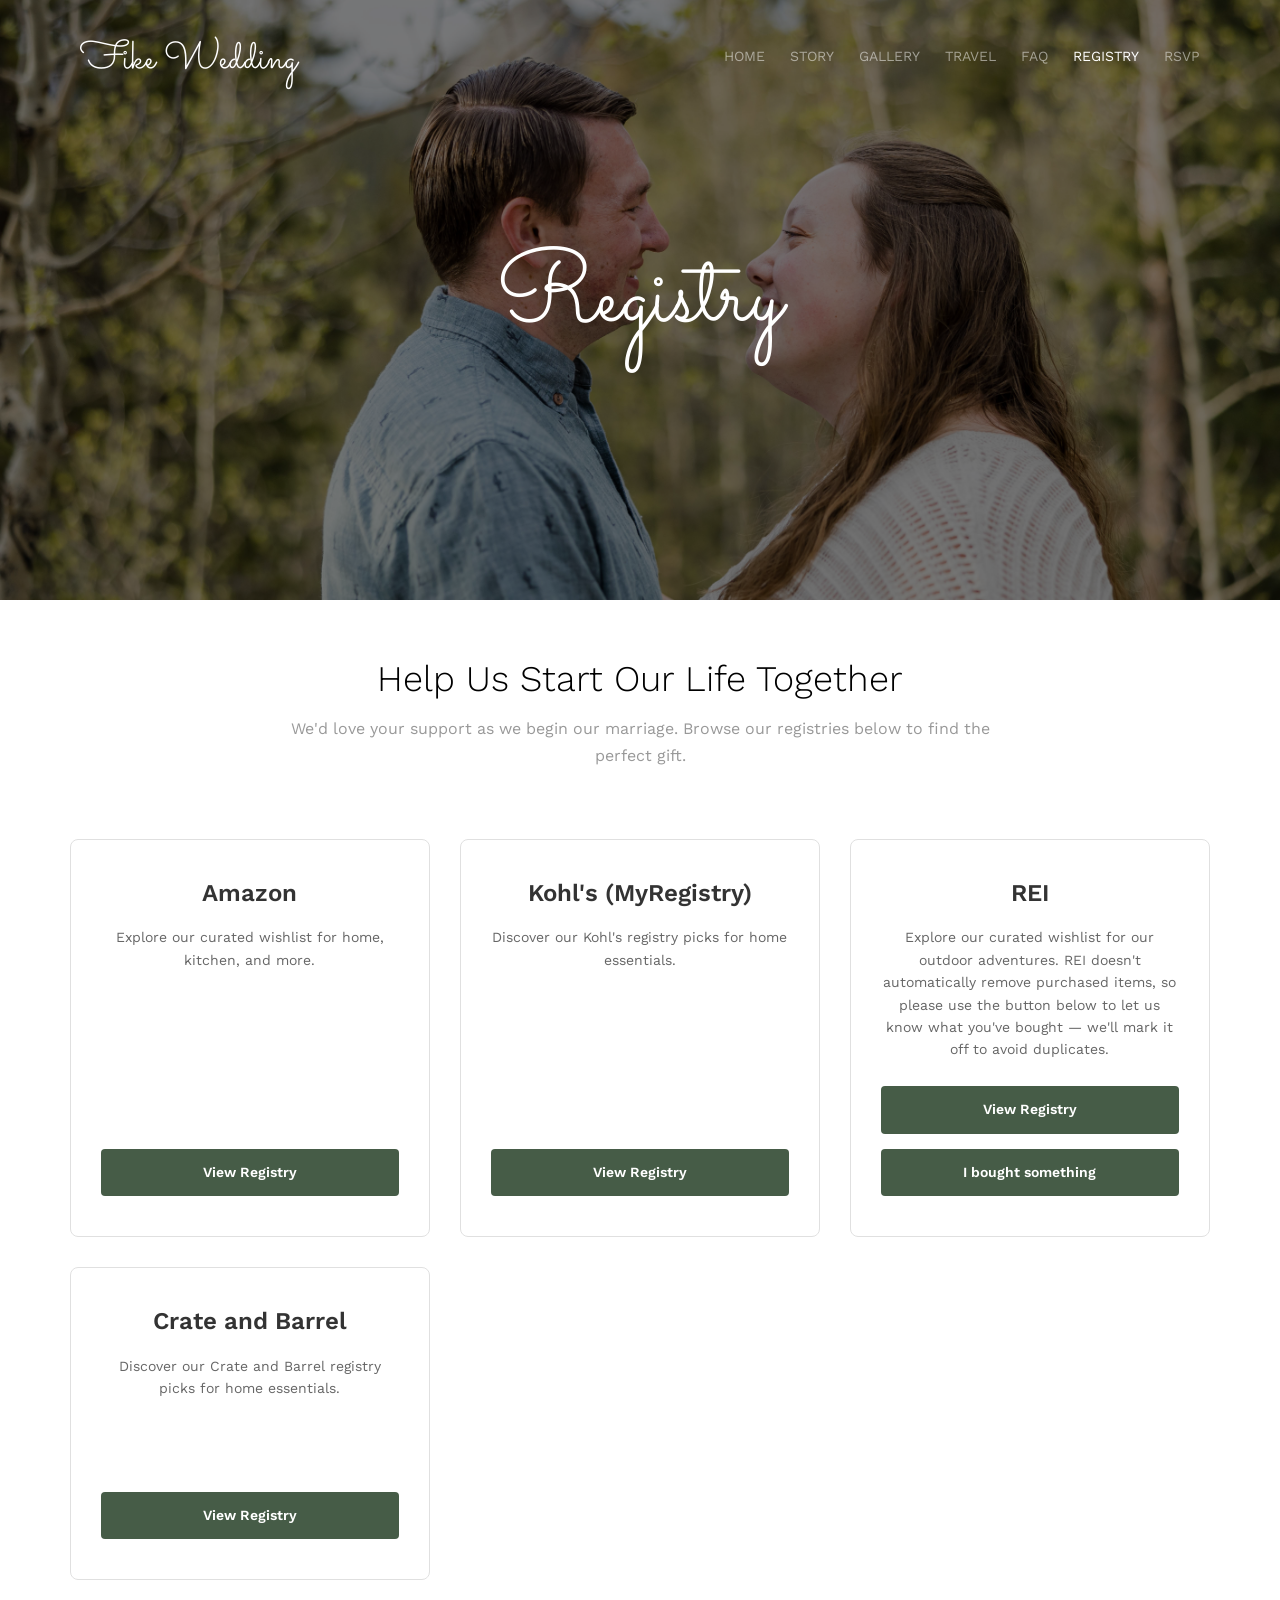
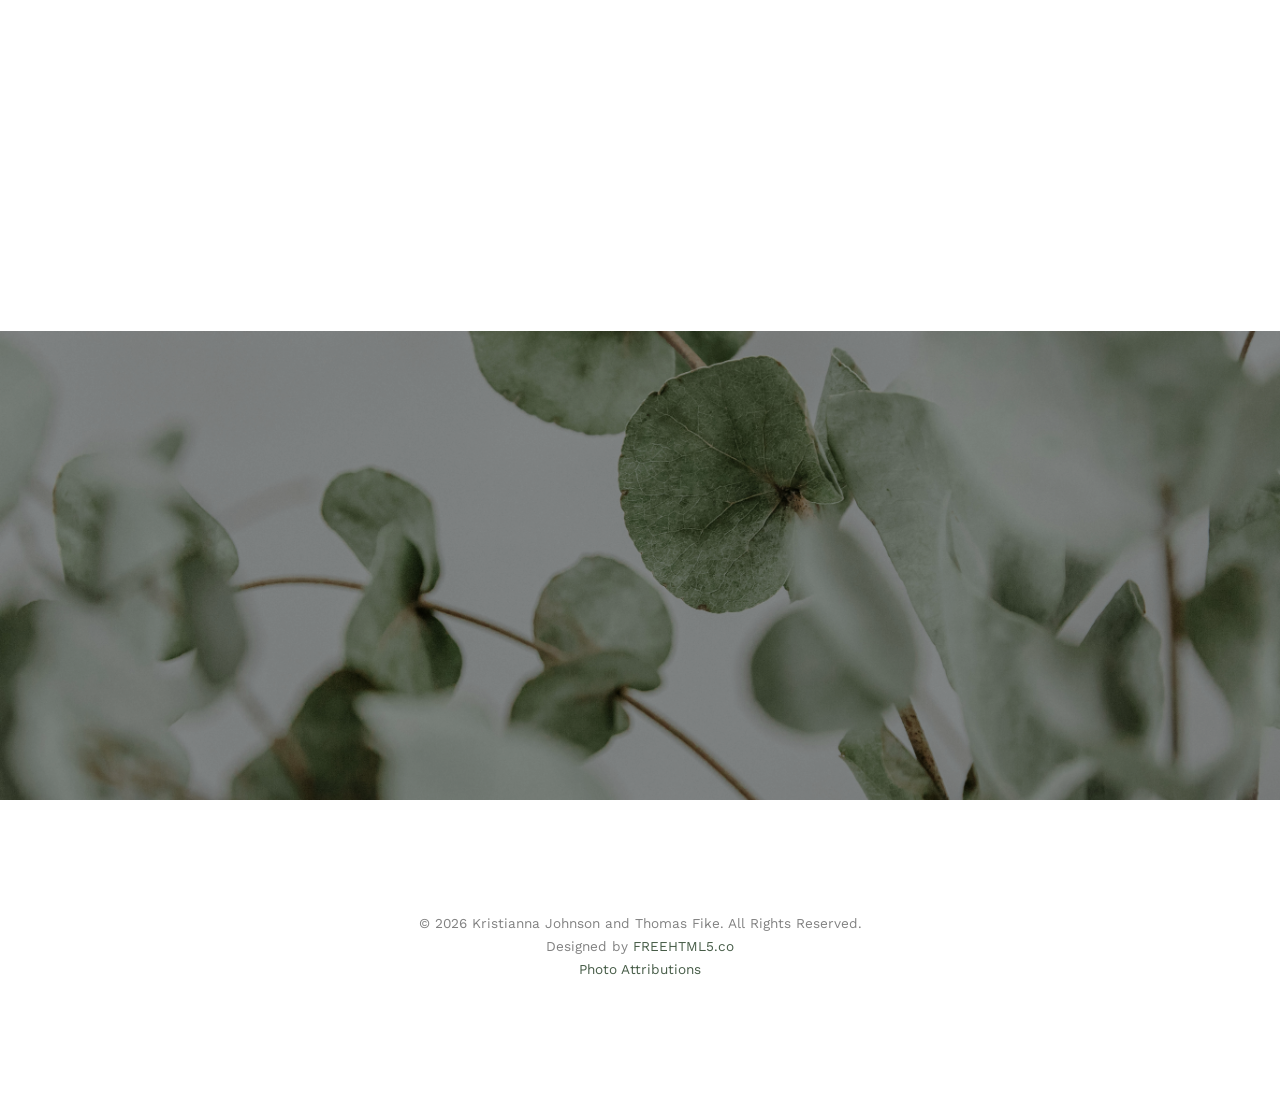
<file: registry.html>
<!DOCTYPE html>
<!--[if lt IE 7]>      <html class="no-js lt-ie9 lt-ie8 lt-ie7"> <![endif]-->
<!--[if IE 7]>         <html class="no-js lt-ie9 lt-ie8"> <![endif]-->
<!--[if IE 8]>         <html class="no-js lt-ie9"> <![endif]-->
<!--[if gt IE 8]><!-->
<html class="no-js"> <!--<![endif]-->

<head>
  <meta charset="utf-8">
  <meta http-equiv="X-UA-Compatible" content="IE=edge">
  <title>Fike Wedding | Registry</title>
  <meta name="viewport" content="width=device-width, initial-scale=1">

  <link href='https://fonts.googleapis.com/css?family=Work+Sans:400,300,600,400italic,700' rel='stylesheet'
    type='text/css'>
  <link href="https://fonts.googleapis.com/css?family=Sacramento" rel="stylesheet">

  <!-- Animate.css -->
  <link rel="stylesheet" href="css/animate.css">
  <!-- Icomoon Icon Fonts-->
  <link rel="stylesheet" href="css/icomoon.css">
  <!-- Bootstrap  -->
  <link rel="stylesheet" href="css/bootstrap.css">

  <!-- Magnific Popup -->
  <link rel="stylesheet" href="css/magnific-popup.css">

  <!-- Owl Carousel  -->
  <link rel="stylesheet" href="css/owl.carousel.min.css">
  <link rel="stylesheet" href="css/owl.theme.default.min.css">

  <!-- Theme style  -->
  <link rel="stylesheet" href="css/style.css">

  <!-- Modernizr JS -->
  <script src="js/modernizr-2.6.2.min.js"></script>
  <!-- FOR IE9 below -->
  <!--[if lt IE 9]>
	<script src="js/respond.min.js"></script>
	<![endif]-->

  <style>
    .registry-card {
      background: white;
      border: 1px solid #e0e0e0;
      border-radius: 8px;
      padding: 40px 30px;
      text-align: center;
      transition: all 0.3s ease;
      height: 100%;
      display: flex;
      flex-direction: column;
      justify-content: center;
    }

    .registry-card:hover {
      box-shadow: 0 5px 15px rgba(0, 0, 0, 0.1);
      transform: translateY(-5px);
    }

    .registry-row {
      display: flex;
      flex-wrap: wrap;
    }

    .registry-row>[class*='col-'] {
      display: flex;
      box-sizing: border-box;
    }

    .registry-card h3 {
      font-size: 24px;
      margin-bottom: 20px;
      color: #333;
      font-weight: 600;
    }

    @media screen and (max-width: 768px) {
      .registry-row {
        display: block;
      }

      .registry-row>[class*='col-'] {
        display: block;
        width: 100%;
        max-width: 100%;
        margin-bottom: 25px;
      }

      .registry-row>[class*='col-']:last-child {
        margin-bottom: 0;
      }

      .registry-card {
        padding: 30px 20px;
        text-align: center;
      }

      .registry-card h3 {
        font-size: 22px;
      }

      .registry-card p {
        font-size: 15px;
      }

      .registry-heading h2 {
        font-size: 30px;
      }
    }

    .registry-card p {
      color: #666;
      margin-bottom: 25px;
      font-size: 14px;
      line-height: 1.6;
      flex-grow: 1;
    }

    .registry-card a {
      display: inline-block;
      padding: 12px 30px;
      background: #465c47;
      color: white;
      text-decoration: none;
      border-radius: 4px;
      font-size: 14px;
      font-weight: 600;
      transition: background 0.3s ease;
    }

    .registry-card a:hover {
      background: #37473a;
      text-decoration: none;
    }

    .registry-icon {
      font-size: 48px;
      margin-bottom: 20px;
      color: #465c47;
    }

    #fh5co-registry {
      padding: 60px 0;
    }

    .registry-heading {
      margin-bottom: 50px;
    }

    .registry-heading h2 {
      font-size: 36px;
      font-weight: 300;
      margin-bottom: 15px;
    }

    .registry-heading p {
      font-size: 16px;
      color: #999;
    }

    .registry-heading ul {
      list-style-position: inside;
      padding-left: 0;
      display: inline-block;
      text-align: left;
    }

    .registry-heading li {
      margin-bottom: 10px;
    }

    .btn-report-purchase {
      display: inline-block;
      margin-top: 15px;
      padding: 12px 30px;
      background: #465c47;
      color: white;
      text-decoration: none;
      border-radius: 4px;
      font-size: 14px;
      font-weight: 600;
      transition: background 0.3s ease;
      border: none;
      cursor: pointer;
    }

    .btn-report-purchase:hover {
      background: #37473a;
      text-decoration: none;
    }
  </style>

</head>

<body>

  <div class="fh5co-loader"></div>

  <div id="page">
    <nav class="fh5co-nav" role="navigation">
      <div class="container">
        <div class="row">
          <div class="col-md-6 col-xs-11">
            <div id="fh5co-logo"><a href="index.html">Fike Wedding</a></div>
          </div>
          <div class="col-md-6 col-xs-1 text-right menu-1">
            <ul>
              <li><a href="index.html">Home</a></li>
              <li><a href="about.html">Story</a></li>
              <li><a href="gallery.html">Gallery</a></li>
              <li><a href="travel.html">Travel</a></li>
              <li><a href="faq.html">FAQ</a></li>
              <li class="active"><a href="registry.html">Registry</a></li>
              <li><a href="rsvp.html">RSVP</a></li>
            </ul>
          </div>
        </div>

      </div>
    </nav>

    <header id="fh5co-header" class="fh5co-cover fh5co-cover-sm" role="banner"
      style="background-image:url(images/home.jpg);background-position: bottom 20% center; background-size: cover;">
      <div class="overlay"></div>
      <div class="fh5co-container">
        <div class="row">
          <div class="col-md-8 col-md-offset-2 text-center">
            <div class="display-t">
              <div class="display-tc animate-box" data-animate-effect="fadeIn">
                <h1>Registry</h1>
              </div>
            </div>
          </div>
        </div>
      </div>
    </header>

    <div id="fh5co-registry">
      <div class="container">
        <div id="purchase-success" class="alert alert-success" style="display:none; margin-top: 20px;">
          Thanks! We've noted your purchase and will mark it off the list.
        </div>
        <div class="row text-center registry-heading animate-box">
          <div class="col-md-8 col-md-offset-2">
            <h2>Help Us Start Our Life Together</h2>
            <p>We'd love your support as we begin our marriage. Browse our registries below to find the perfect gift.
            </p>
          </div>
        </div>

        <div class="row registry-row">
          <div class="col-md-4 col-sm-12 animate-box">
            <div class="registry-card">
              <h3>Amazon</h3>
              <p>Explore our curated wishlist for home, kitchen, and more.</p>
              <a href="https://www.amazon.com/wedding/guest-view/2QD1QPZLF2B6D" target="_blank">View Registry</a>
            </div>
          </div>

          <div class="col-md-4 col-sm-12 animate-box">
            <div class="registry-card">
              <h3>Kohl's (MyRegistry)</h3>
              <p>Discover our Kohl's registry picks for home essentials.</p>
              <a href="https://www.myregistry.com/wedding-registry/kristianna-johnson-and-thomas-fike-broomfield-co/5473625"
                target="_blank">View Registry</a>
            </div>
          </div>

          <div class="col-md-4 col-sm-12 animate-box">
            <div class="registry-card">
              <h3>REI</h3>
              <p>Explore our curated wishlist for our outdoor adventures. REI doesn't automatically remove purchased
                items, so please use the button below to let us know what you've bought — we'll mark it off to avoid
                duplicates.</p>
              <a href="https://www.rei.com/lists/419468495" target="_blank">View Registry</a>
              <a href="rei-purchase.html" class="btn-report-purchase">I bought something</a>
            </div>
          </div>


        </div>

        <div class="row registry-row">

          <div class="col-md-4 col-sm-12 animate-box">
            <div class="registry-card">
              <h3>Crate and Barrel</h3>
              <p>Discover our Crate and Barrel registry picks for home essentials.</p>
              <a href="https://www.crateandbarrel.com/gift-registry/kristianna-johnson-and-thomas-fike/r7569645"
                target="_blank">View Registry</a>
            </div>
          </div>

          <div class="col-md-4 col-sm-12 animate-box">
            <div class="registry-card">
              <h3>Home Depot</h3>
              <p>We are planning to buy a house in the next 6 months and while we don't need physical things right now
                there will be plenty of things we need as we move into our new home!</p>
              <a href="https://www.homedepot.com/gift-cards/p/Home-Depot-Crate-Gift-Card/53L1QLAXWKVF06WJ8DLHBYT6S8/RH6VN7060A1LR3FWD0WJKNVBV8?price=100"
                target="_blank">Buy Gift Card</a>
            </div>
          </div>

          <div class="col-md-4 col-sm-12 animate-box">
            <div class="registry-card">
              <h3>Venmo</h3>
              <p>Contribute to House Fund or Honeymoon Fund.</p>
              <a href="https://venmo.com/u/Thomas-Fike" target="_blank">Send Venmo</a>
            </div>
          </div>

        </div>
      </div>
      <div class="container">
        <div class="row text-center registry-heading animate-box">
          <div class="col-md-8 col-md-offset-2">
            <h2>Sending Gifts</h2>
            <p>Please send all gifts to the following address:
              <br />Thomas Fike
              <br />120 Edgeview Dr.
              <br />Apt 4317
              <br />Broomfield, CO 80021
            </p>
          </div>
        </div>
      </div>

    </div>

    <div id="fh5co-started" class="fh5co-bg" style="background-image:url(images/eucalyptus.jpg);">
      <div class="overlay"></div>
      <div class="container">
        <div class="row animate-box">
          <div class="col-md-8 col-md-offset-2 text-center fh5co-heading">
            <h2>Are You Attending?</h2>
            <p>Please fill out the form to tell us that you're attending. Thanks.</p>
          </div>
        </div>
        <div class="row animate-box">
          <div class="col-md-12 text-center">
            <p><a href="rsvp.html" class="btn btn-default btn-sm">RSVP HERE</a></p>
          </div>
        </div>
      </div>
    </div>

    <footer id="fh5co-footer" role="contentinfo">
      <div class="container">

        <div class="row copyright">
          <div class="col-md-12 text-center">
            <p>
              <small class="block">&copy; 2026 Kristianna Johnson and Thomas Fike. All Rights Reserved.</small>
              <small class="block">Designed by <a href="http://freehtml5.co/" target="_blank">FREEHTML5.co</a></small>
              <small class="block"><a href="photo-attribution.html" target="_blank">Photo Attributions</a></small>
            </p>
          </div>
        </div>

      </div>
    </footer>
  </div>

  <div class="gototop js-top">
    <a href="#" class="js-gotop"><i class="icon-arrow-up"></i></a>
  </div>

  <!-- jQuery -->
  <script src="js/jquery.min.js"></script>
  <!-- jQuery Easing -->
  <script src="js/jquery.easing.1.3.js"></script>
  <!-- Bootstrap -->
  <script src="js/bootstrap.min.js"></script>
  <!-- Waypoints -->
  <script src="js/jquery.waypoints.min.js"></script>
  <!-- Carousel -->
  <script src="js/owl.carousel.min.js"></script>
  <!-- countTo -->
  <script src="js/jquery.countTo.js"></script>

  <!-- Stellar -->
  <script src="js/jquery.stellar.min.js"></script>
  <!-- Magnific Popup -->
  <script src="js/jquery.magnific-popup.min.js"></script>
  <script src="js/magnific-popup-options.js"></script>

  <!-- Main -->
  <script src="js/main.js"></script>

  <script>
    if (window.location.search.indexOf('purchased=true') !== -1) {
      document.getElementById('purchase-success').style.display = 'block';
      history.replaceState(null, '', 'registry.html');
    }
  </script>

</body>

</html>
</file>
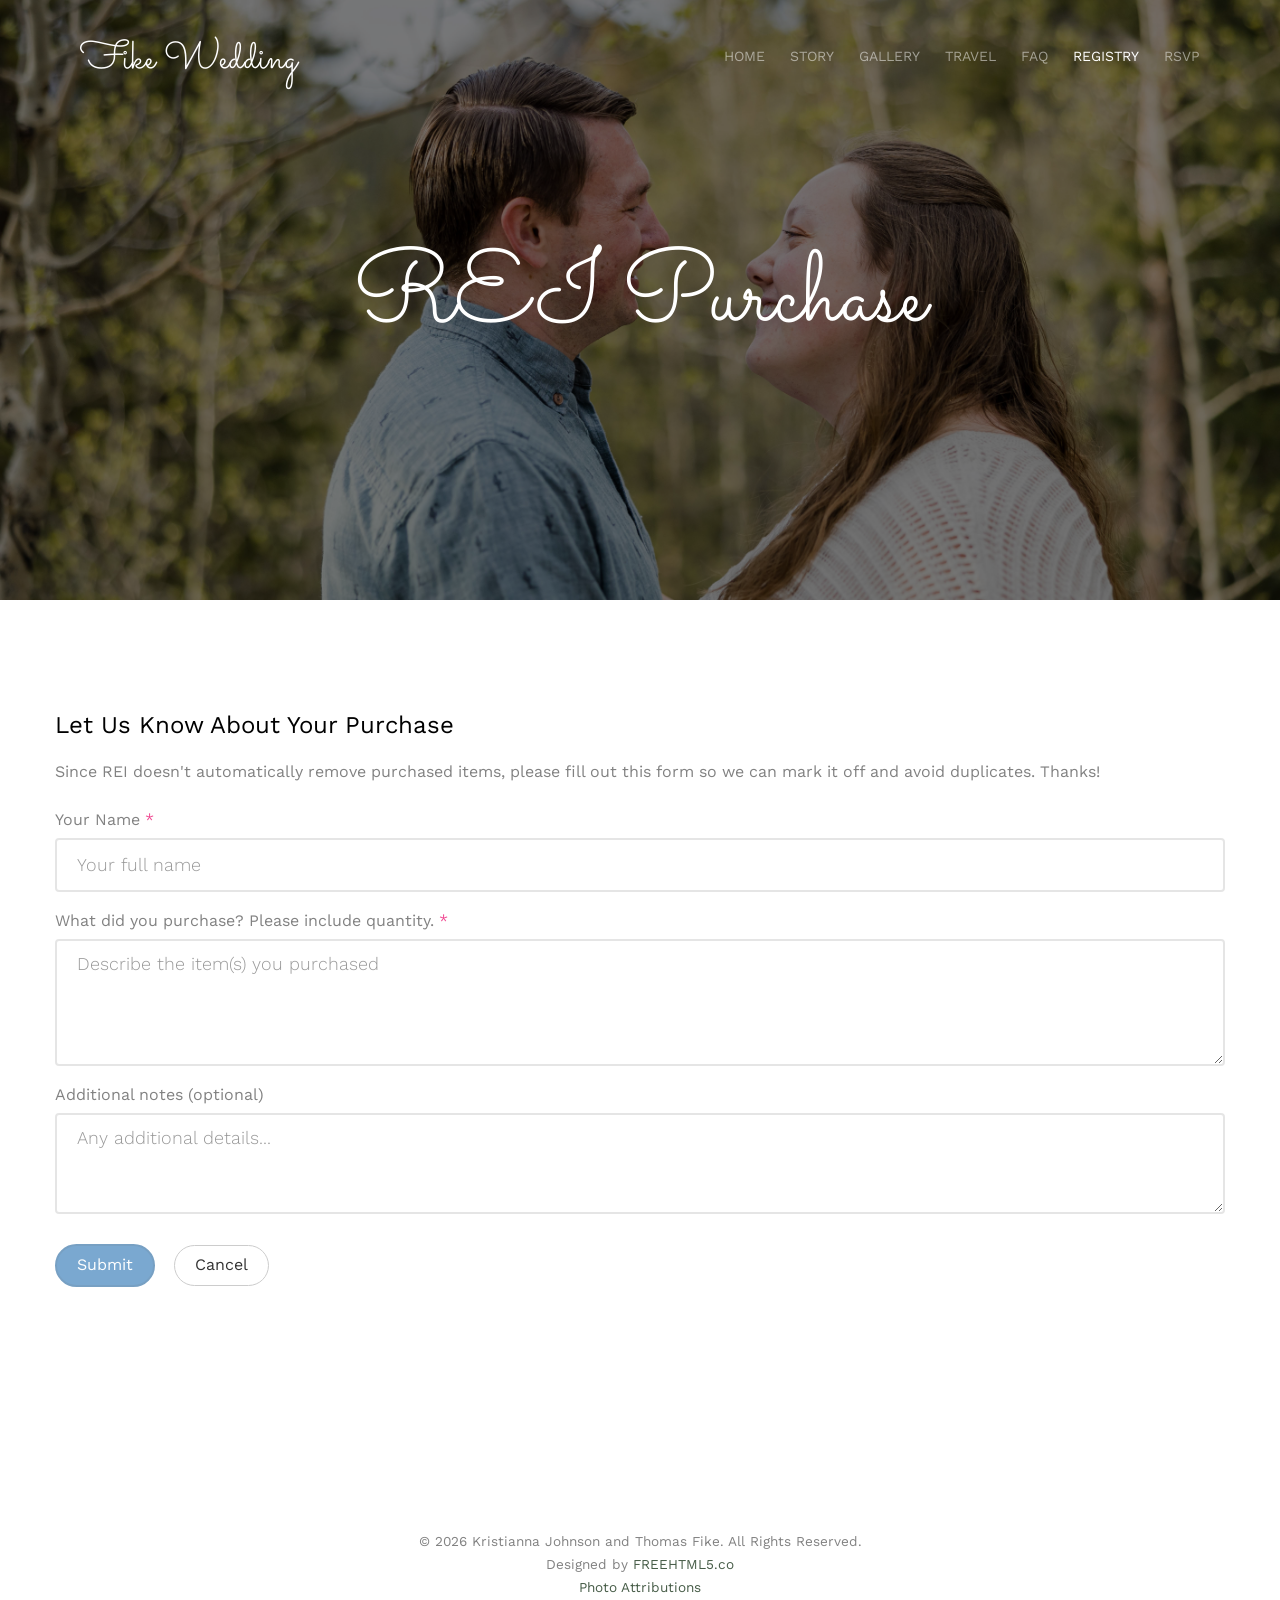
<file: rei-purchase.html>
<!DOCTYPE html>
<!--[if lt IE 7]>      <html class="no-js lt-ie9 lt-ie8 lt-ie7"> <![endif]-->
<!--[if IE 7]>         <html class="no-js lt-ie9 lt-ie8"> <![endif]-->
<!--[if IE 8]>         <html class="no-js lt-ie9"> <![endif]-->
<!--[if gt IE 8]><!-->
<html class="no-js"> <!--<![endif]-->

<head>
  <meta charset="utf-8">
  <meta http-equiv="X-UA-Compatible" content="IE=edge">
  <title>Fike Wedding | REI Purchase Notification</title>
  <meta name="viewport" content="width=device-width, initial-scale=1">
  <link rel="preconnect" href="https://challenges.cloudflare.com" />

  <link href='https://fonts.googleapis.com/css?family=Work+Sans:400,300,600,400italic,700' rel='stylesheet'
    type='text/css'>
  <link href="https://fonts.googleapis.com/css?family=Sacramento" rel="stylesheet">

  <!-- Animate.css -->
  <link rel="stylesheet" href="css/animate.css">
  <!-- Icomoon Icon Fonts-->
  <link rel="stylesheet" href="css/icomoon.css">
  <!-- Bootstrap  -->
  <link rel="stylesheet" href="css/bootstrap.css">

  <!-- Magnific Popup -->
  <link rel="stylesheet" href="css/magnific-popup.css">

  <!-- Owl Carousel  -->
  <link rel="stylesheet" href="css/owl.carousel.min.css">
  <link rel="stylesheet" href="css/owl.theme.default.min.css">

  <!-- Theme style  -->
  <link rel="stylesheet" href="css/style.css">

  <!-- Modernizr JS -->
  <script src="js/modernizr-2.6.2.min.js"></script>
  <!-- FOR IE9 below -->
  <!--[if lt IE 9]>
  <script src="js/respond.min.js"></script>
  <![endif]-->

</head>

<body>

  <div class="fh5co-loader"></div>

  <div id="page">
    <nav class="fh5co-nav" role="navigation">
      <div class="container">
        <div class="row">
          <div class="col-md-6 col-xs-11">
            <div id="fh5co-logo"><a href="index.html">Fike Wedding</a></div>
          </div>
          <div class="col-md-6 col-xs-1 text-right menu-1">
            <ul>
              <li><a href="index.html">Home</a></li>
              <li><a href="about.html">Story</a></li>
              <li><a href="gallery.html">Gallery</a></li>
              <li><a href="travel.html">Travel</a></li>
              <li><a href="faq.html">FAQ</a></li>
              <li class="active"><a href="registry.html">Registry</a></li>
              <li><a href="rsvp.html">RSVP</a></li>
            </ul>
          </div>
        </div>
      </div>
    </nav>

    <header id="fh5co-header" class="fh5co-cover fh5co-cover-sm" role="banner"
      style="background-image:url(images/home.jpg);background-position: bottom 20% center; background-size: cover;">
      <div class="overlay"></div>
      <div class="fh5co-container">
        <div class="row">
          <div class="col-md-8 col-md-offset-2 text-center">
            <div class="display-t">
              <div class="display-tc animate-box" data-animate-effect="fadeIn">
                <h1>REI Purchase</h1>
              </div>
            </div>
          </div>
        </div>
      </div>
    </header>

    <div class="fh5co-section">
      <div class="container">
        <div class="row">
          <div class="animate-box">
            <h3>Let Us Know About Your Purchase</h3>
            <p>Since REI doesn't automatically remove purchased items, please fill out this form so we can mark it off
              and avoid duplicates. Thanks!</p>

            <div id="error-message" class="alert alert-danger" style="display:none;"></div>

            <form id="reiPurchaseForm">
              <input type="hidden" name="form_type" value="REI_PURCHASE" />

              <div class="row form-group">
                <div class="col-md-12">
                  <label for="rei-name">Your Name <span style="color: #F14E95;">*</span></label>
                  <input required type="text" id="rei-name" name="name" class="form-control"
                    placeholder="Your full name">
                </div>
              </div>

              <div class="row form-group">
                <div class="col-md-12">
                  <label for="rei-item">What did you purchase? Please include quantity. <span
                      style="color: #F14E95;">*</span></label>
                  <textarea required id="rei-item" name="item_description" class="form-control" rows="4"
                    placeholder="Describe the item(s) you purchased"></textarea>
                </div>
              </div>

              <div class="row form-group">
                <div class="col-md-12">
                  <label for="rei-notes">Additional notes (optional)</label>
                  <textarea id="rei-notes" name="notes" class="form-control" rows="3"
                    placeholder="Any additional details..."></textarea>
                </div>
              </div>

              <div class="row form-group">
                <div class="cf-turnstile" data-sitekey="0x4AAAAAADMMo-0qNw_JKtGM" data-callback="onTurnstileCallback">
                </div>
              </div>

              <div class="form-group">
                <input type="submit" id="submit-btn" value="Submit" disabled class="btn btn-primary">
                <a href="registry.html" class="btn btn-default" style="margin-left: 10px;">Cancel</a>
              </div>
            </form>
          </div>
        </div>
      </div>
    </div>

    <footer id="fh5co-footer" role="contentinfo">
      <div class="container">
        <div class="row copyright">
          <div class="col-md-12 text-center">
            <p>
              <small class="block">&copy; 2026 Kristianna Johnson and Thomas Fike. All Rights Reserved.</small>
              <small class="block">Designed by <a href="http://freehtml5.co/" target="_blank">FREEHTML5.co</a></small>
              <small class="block"><a href="photo-attribution.html" target="_blank">Photo Attributions</a></small>
            </p>
          </div>
        </div>
      </div>
    </footer>
  </div>

  <div class="gototop js-top">
    <a href="#" class="js-gotop"><i class="icon-arrow-up"></i></a>
  </div>

  <script>
    function onTurnstileCallback() {
      document.getElementById('submit-btn').disabled = false;
    }
  </script>

  <!-- jQuery -->
  <script src="js/jquery.min.js"></script>
  <!-- jQuery Easing -->
  <script src="js/jquery.easing.1.3.js"></script>
  <!-- Bootstrap -->
  <script src="js/bootstrap.min.js"></script>
  <!-- Waypoints -->
  <script src="js/jquery.waypoints.min.js"></script>
  <!-- Carousel -->
  <script src="js/owl.carousel.min.js"></script>
  <!-- countTo -->
  <script src="js/jquery.countTo.js"></script>
  <!-- Stellar -->
  <script src="js/jquery.stellar.min.js"></script>
  <!-- Magnific Popup -->
  <script src="js/jquery.magnific-popup.min.js"></script>
  <script src="js/magnific-popup-options.js"></script>
  <!-- Main -->
  <script src="js/main.js"></script>
  <script src="https://challenges.cloudflare.com/turnstile/v0/api.js" async defer></script>

  <script>
    var submitBtn = document.getElementById('submit-btn');
    var form = document.getElementById('reiPurchaseForm');
    var errorDiv = document.getElementById('error-message');

    form.addEventListener('submit', function (e) {
      e.preventDefault();

      submitBtn.disabled = true;
      submitBtn.value = 'Submitting...';
      errorDiv.style.display = 'none';

      fetch('https://rsvp-worker.fike.workers.dev', {
        method: 'POST',
        body: new FormData(form)
      })
        .then(function (response) {
          if (response.ok) {
            window.location.href = 'registry.html?purchased=true';
          } else {
            errorDiv.textContent = 'There was an error submitting your notification. Please try again.';
            errorDiv.style.display = 'block';
            submitBtn.disabled = false;
            submitBtn.value = 'Submit';
            if (window.turnstile) { window.turnstile.reset(); }
          }
        })
        .catch(function () {
          errorDiv.textContent = 'There was an error submitting your notification. Please try again.';
          errorDiv.style.display = 'block';
          submitBtn.disabled = false;
          submitBtn.value = 'Submit';
          if (window.turnstile) { window.turnstile.reset(); }
        });
    });
  </script>

</body>

</html>
</file>
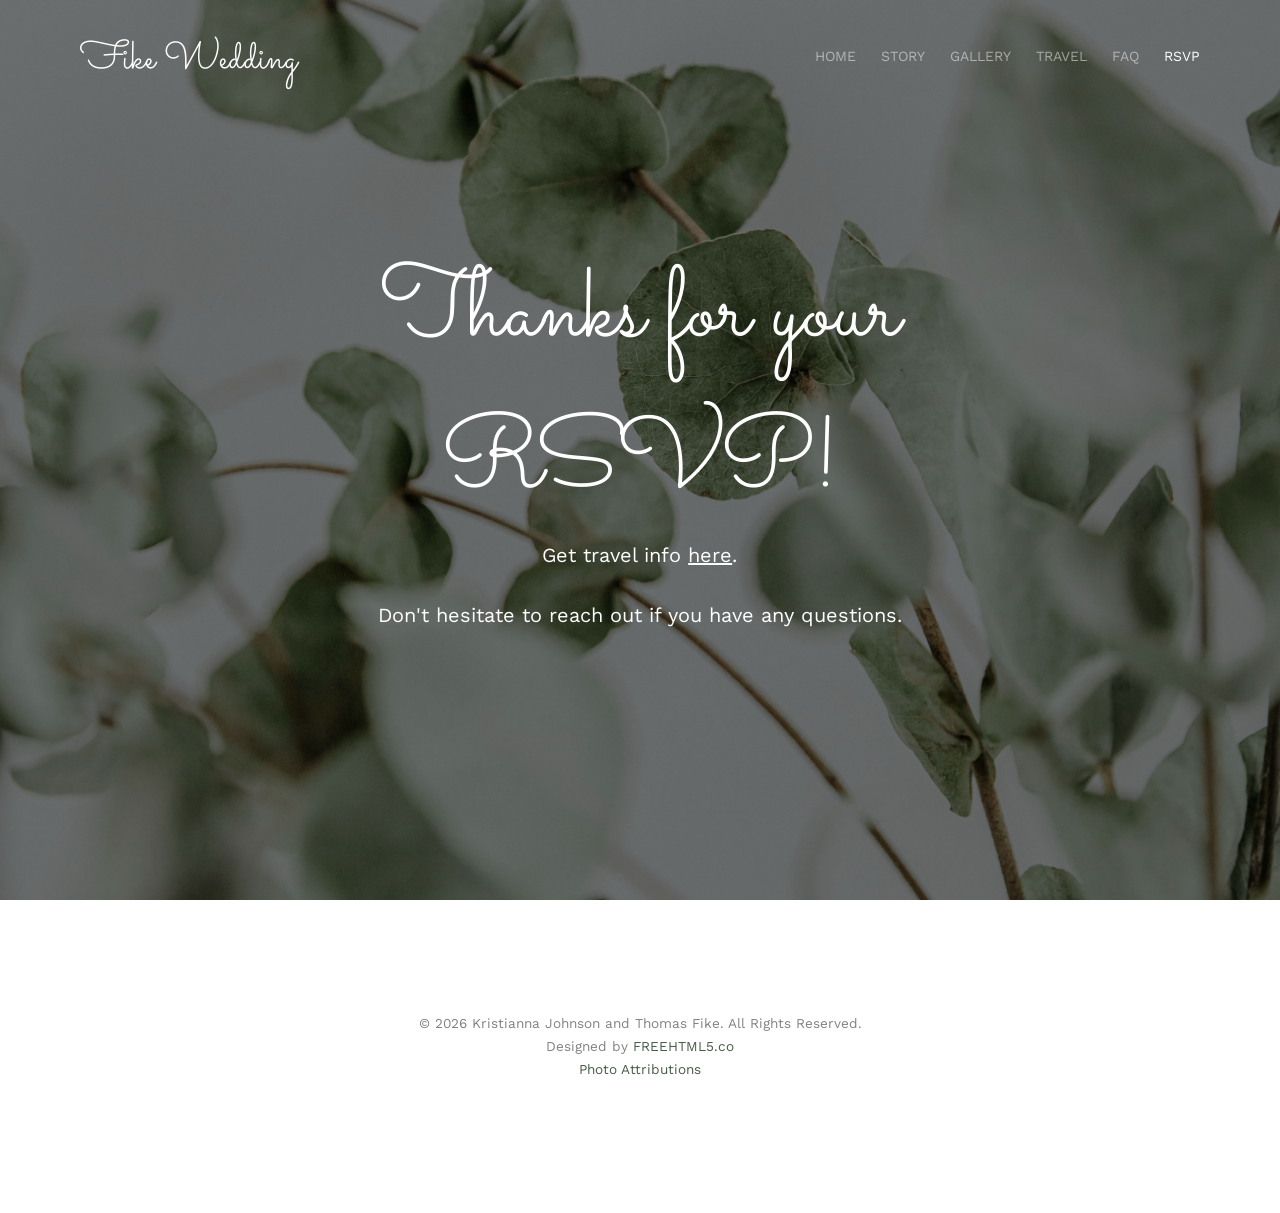
<file: rsvp-success.html>
<!DOCTYPE html>
<!--[if lt IE 7]>      <html class="no-js lt-ie9 lt-ie8 lt-ie7"> <![endif]-->
<!--[if IE 7]>         <html class="no-js lt-ie9 lt-ie8"> <![endif]-->
<!--[if IE 8]>         <html class="no-js lt-ie9"> <![endif]-->
<!--[if gt IE 8]><!-->
<html class="no-js"> <!--<![endif]-->

<head>
	<meta charset="utf-8">
	<meta http-equiv="X-UA-Compatible" content="IE=edge">
	<title>Fike Wedding | RSVP Confirmation</title>
	<meta name="viewport" content="width=device-width, initial-scale=1">

	<link href='https://fonts.googleapis.com/css?family=Work+Sans:400,300,600,400italic,700' rel='stylesheet'
		type='text/css'>
	<link href="https://fonts.googleapis.com/css?family=Sacramento" rel="stylesheet">

	<!-- Animate.css -->
	<link rel="stylesheet" href="css/animate.css">
	<!-- Icomoon Icon Fonts-->
	<link rel="stylesheet" href="css/icomoon.css">
	<!-- Bootstrap  -->
	<link rel="stylesheet" href="css/bootstrap.css">

	<!-- Magnific Popup -->
	<link rel="stylesheet" href="css/magnific-popup.css">

	<!-- Owl Carousel  -->
	<link rel="stylesheet" href="css/owl.carousel.min.css">
	<link rel="stylesheet" href="css/owl.theme.default.min.css">

	<!-- Theme style  -->
	<link rel="stylesheet" href="css/style.css">

	<!-- Modernizr JS -->
	<script src="js/modernizr-2.6.2.min.js"></script>
	<!-- FOR IE9 below -->
	<!--[if lt IE 9]>
	<script src="js/respond.min.js"></script>
	<![endif]-->

</head>

<body>

	<div class="fh5co-loader"></div>

	<div id="page">
		<nav class="fh5co-nav" role="navigation">
			<div class="container">
				<div class="row">
					<div class="col-md-6 col-xs-11">
						<div id="fh5co-logo"><a href="index.html">Fike Wedding</a></div>
					</div>
					<div class="col-md-6 col-xs-1 text-right menu-1">
						<ul>
							<li><a href="index.html">Home</a></li>
							<li><a href="about.html">Story</a></li>
							<li><a href="gallery.html">Gallery</a></li>
							<li><a href="travel.html">Travel</a></li>
							<li><a href="faq.html">FAQ</a></li>
							<li class="active"><a href="rsvp.html">RSVP</a></li>
						</ul>
					</div>
				</div>

			</div>
		</nav>

		<header id="fh5co-header" class="fh5co-cover" role="banner" style="background-image:url(images/eucalyptus.jpg);">
			<div class="overlay"></div>
			<div class="fh5co-container">
				<div class="row">
					<div class="col-md-8 col-md-offset-2 text-center">
						<div class="display-t">
							<div class="display-tc animate-box" data-animate-effect="fadeIn">
								<h1>Thanks for your RSVP!</h1>
								<h2>Get travel info <a href="travel.html" style="color: white; text-decoration: underline;">here</a>.
								</h2>
								<h2>Don't hesitate to reach out if you have any questions.</h2>
							</div>
						</div>
					</div>
				</div>
			</div>
		</header>

		<footer id="fh5co-footer" role="contentinfo">
			<div class="container">

				<div class="row copyright">
					<div class="col-md-12 text-center">
						<p>
							<small class="block">&copy; 2026 Kristianna Johnson and Thomas Fike. All Rights Reserved.</small>
							<small class="block">Designed by <a href="http://freehtml5.co/" target="_blank">FREEHTML5.co</a></small>
							<small class="block"><a href="photo-attribution.html" target="_blank">Photo Attributions</a></small>
						</p>
					</div>
				</div>

			</div>
		</footer>
	</div>

	<div class="gototop js-top">
		<a href="#" class="js-gotop"><i class="icon-arrow-up"></i></a>
	</div>

	<script>
		function onTurnstileCallback(token) {
			// Turnstile passed, enable the submit button
			document.getElementById('submit-btn').disabled = false;
		}
	</script>

	<!-- jQuery -->
	<script src="js/jquery.min.js"></script>
	<!-- jQuery Easing -->
	<script src="js/jquery.easing.1.3.js"></script>
	<!-- Bootstrap -->
	<script src="js/bootstrap.min.js"></script>
	<!-- Waypoints -->
	<script src="js/jquery.waypoints.min.js"></script>
	<!-- Carousel -->
	<script src="js/owl.carousel.min.js"></script>
	<!-- countTo -->
	<script src="js/jquery.countTo.js"></script>

	<!-- Stellar -->
	<script src="js/jquery.stellar.min.js"></script>
	<!-- Magnific Popup -->
	<script src="js/jquery.magnific-popup.min.js"></script>
	<script src="js/magnific-popup-options.js"></script>

	<!-- Main -->
	<script src="js/main.js"></script>
	<script src="https://challenges.cloudflare.com/turnstile/v0/api.js" async defer></script>
</body>

</html>
</file>
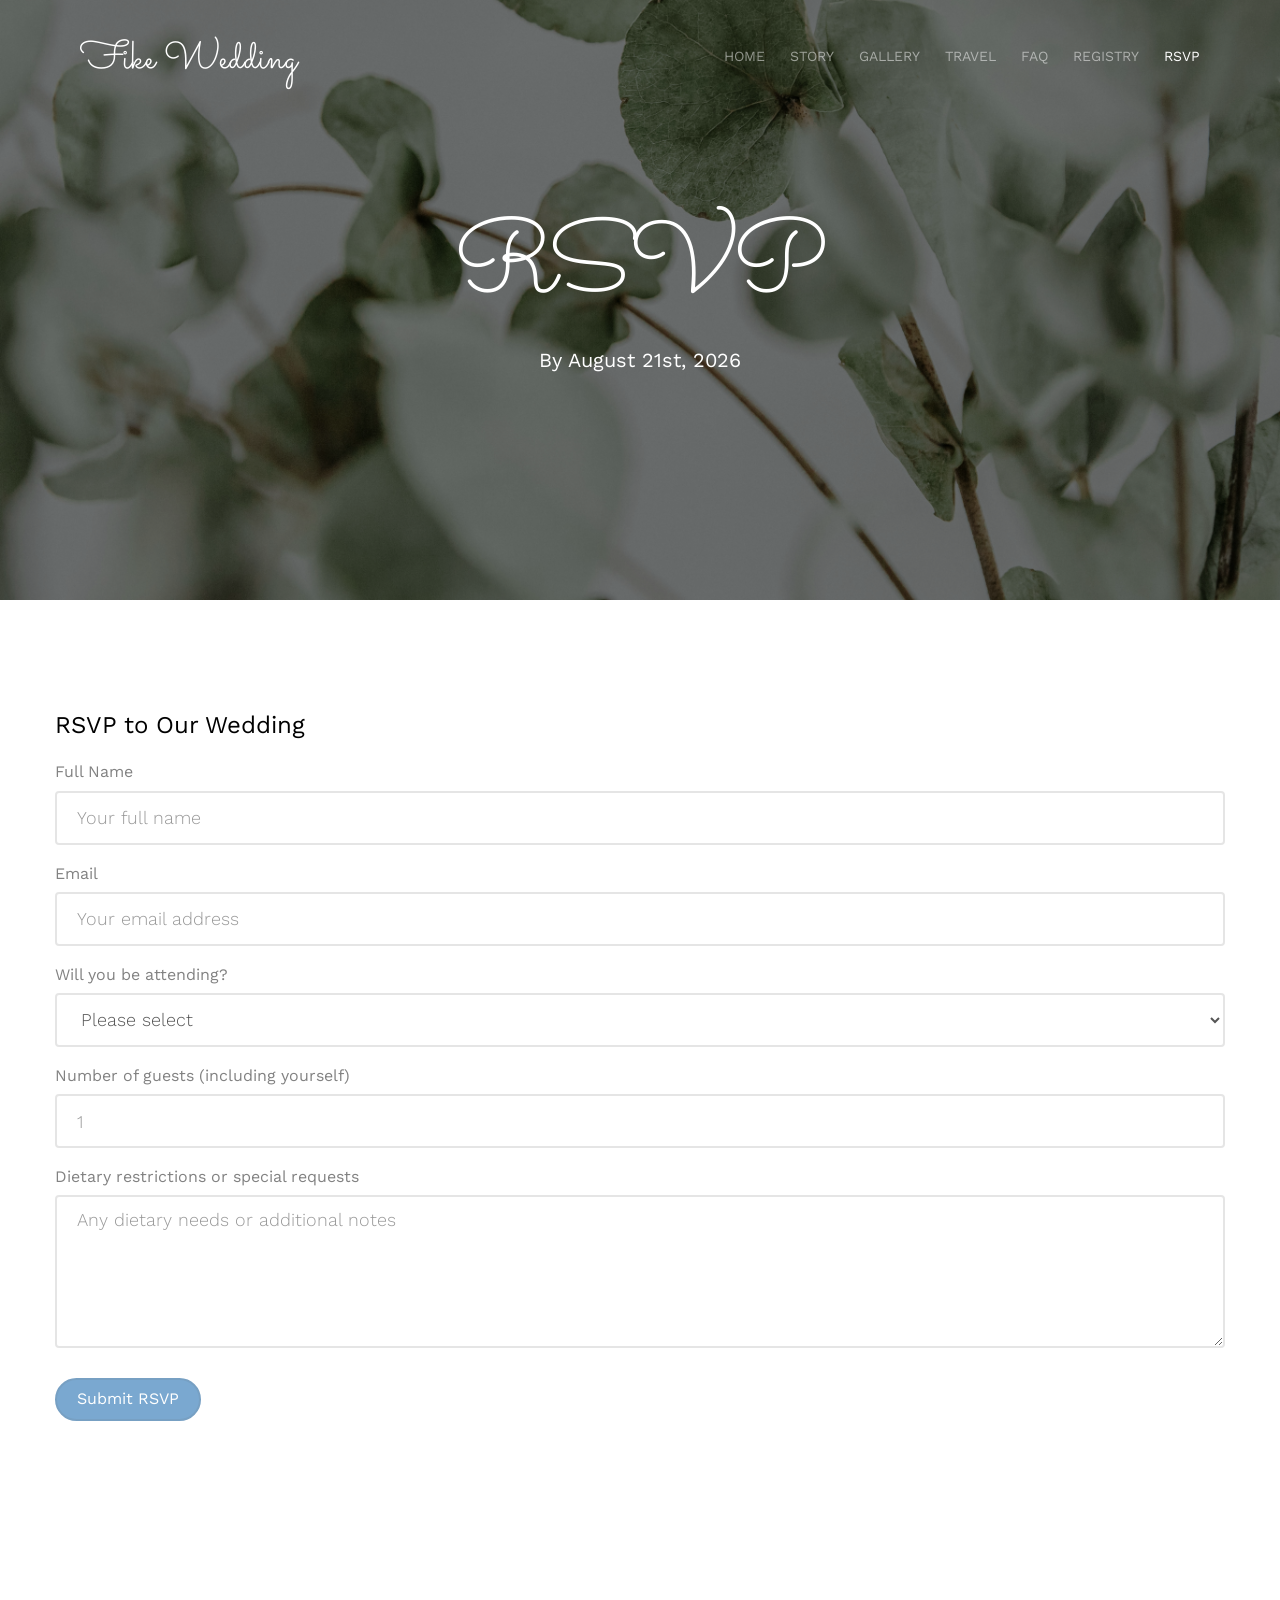
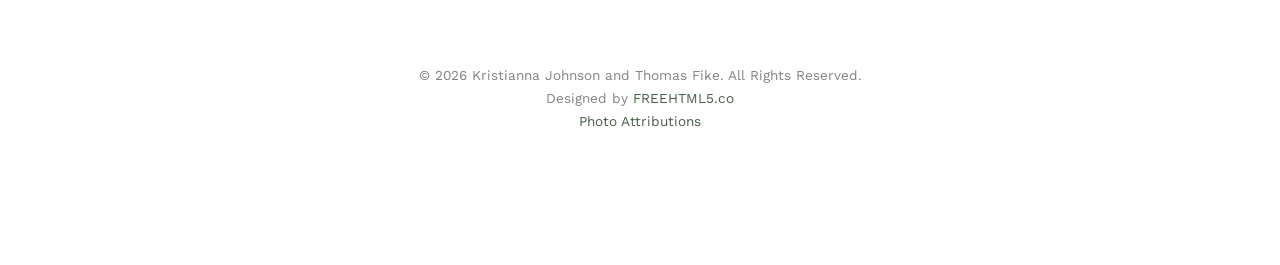
<file: rsvp.html>
<!DOCTYPE html>
<!--[if lt IE 7]>      <html class="no-js lt-ie9 lt-ie8 lt-ie7"> <![endif]-->
<!--[if IE 7]>         <html class="no-js lt-ie9 lt-ie8"> <![endif]-->
<!--[if IE 8]>         <html class="no-js lt-ie9"> <![endif]-->
<!--[if gt IE 8]><!-->
<html class="no-js"> <!--<![endif]-->

<head>
	<meta charset="utf-8">
	<meta http-equiv="X-UA-Compatible" content="IE=edge">
	<title>Fike Wedding | RSVP</title>
	<meta name="viewport" content="width=device-width, initial-scale=1">
	<link rel="preconnect" href="https://challenges.cloudflare.com" />

	<link href='https://fonts.googleapis.com/css?family=Work+Sans:400,300,600,400italic,700' rel='stylesheet'
		type='text/css'>
	<link href="https://fonts.googleapis.com/css?family=Sacramento" rel="stylesheet">

	<!-- Animate.css -->
	<link rel="stylesheet" href="css/animate.css">
	<!-- Icomoon Icon Fonts-->
	<link rel="stylesheet" href="css/icomoon.css">
	<!-- Bootstrap  -->
	<link rel="stylesheet" href="css/bootstrap.css">

	<!-- Magnific Popup -->
	<link rel="stylesheet" href="css/magnific-popup.css">

	<!-- Owl Carousel  -->
	<link rel="stylesheet" href="css/owl.carousel.min.css">
	<link rel="stylesheet" href="css/owl.theme.default.min.css">

	<!-- Theme style  -->
	<link rel="stylesheet" href="css/style.css">

	<!-- Modernizr JS -->
	<script src="js/modernizr-2.6.2.min.js"></script>
	<!-- FOR IE9 below -->
	<!--[if lt IE 9]>
	<script src="js/respond.min.js"></script>
	<![endif]-->

</head>

<body>

	<div class="fh5co-loader"></div>

	<div id="page">
		<nav class="fh5co-nav" role="navigation">
			<div class="container">
				<div class="row">
					<div class="col-md-6 col-xs-11">
						<div id="fh5co-logo"><a href="index.html">Fike Wedding</a></div>
					</div>
					<div class="col-md-6 col-xs-1 text-right menu-1">
						<ul>
							<li><a href="index.html">Home</a></li>
							<li><a href="about.html">Story</a></li>
							<li><a href="gallery.html">Gallery</a></li>
							<li><a href="travel.html">Travel</a></li>
							<li><a href="faq.html">FAQ</a></li>
							<li><a href="registry.html">Registry</a></li>
							<li class="active"><a href="rsvp.html">RSVP</a></li>
						</ul>
					</div>
				</div>

			</div>
		</nav>

		<header id="fh5co-header" class="fh5co-cover fh5co-cover-sm" role="banner"
			style="background-image:url(images/eucalyptus.jpg);">
			<div class="overlay"></div>
			<div class="fh5co-container">
				<div class="row">
					<div class="col-md-8 col-md-offset-2 text-center">
						<div class="display-t">
							<div class="display-tc animate-box" data-animate-effect="fadeIn">
								<h1>RSVP</h1>
								<h2>By August 21st, 2026</h2>
							</div>
						</div>
					</div>
				</div>
			</div>
		</header>

		<div class="fh5co-section">
			<div class="container">
				<div class="row">
					<div class="animate-box">
						<h3>RSVP to Our Wedding</h3>
						<form action="https://rsvp-worker.fike.workers.dev" method="POST">
							<div class="row form-group">
								<input type="hidden" name="form_type" value="RSVP" />
								<div class="col-md-12">
									<label for="name">Full Name</label>
									<input required name="name" type="text" id="name" class="form-control" placeholder="Your full name">
								</div>
							</div>

							<div class="row form-group">
								<div class="col-md-12">
									<label for="email">Email</label>
									<input required name="email" type="text" id="email" class="form-control"
										placeholder="Your email address">
								</div>
							</div>

							<div class="row form-group">
								<div class="col-md-12">
									<label for="attending">Will you be attending?</label>
									<select required name="attending" id="attending" class="form-control">
										<option value="">Please select</option>
										<option value="yes">Yes, I will attend</option>
										<option value="no">No, I cannot attend</option>
									</select>
								</div>
							</div>

							<div class="row form-group">
								<div class="col-md-12">
									<label for="guests">Number of guests (including yourself)</label>
									<input required name="guests" type="number" id="guests" class="form-control" placeholder="1" min="1">
								</div>
							</div>

							<div class="row form-group">
								<div class="col-md-12">
									<label for="dietary">Dietary restrictions or special requests</label>
									<textarea name="dietary" id="dietary" cols="30" rows="5" class="form-control"
										placeholder="Any dietary needs or additional notes"></textarea>
								</div>
							</div>
							<div class="row form-group">
								<div class="cf-turnstile" data-sitekey="0x4AAAAAADMMo-0qNw_JKtGM" data-callback="onTurnstileCallback">
							<!-- <div class="cf-turnstile" data-sitekey="1x00000000000000000000AA" data-callback="onTurnstileCallback" data-expired-callback="onTurnstileExpired" data-error-callback="onTurnstileExpired"> -->
								</div>
							</div>
							<div class="form-group">
								<button type="submit" id="submit-btn" disabled class="btn btn-primary">Submit RSVP</button>
							</div>
						</form>
					</div>
				</div>

			</div>
		</div>

		<footer id="fh5co-footer" role="contentinfo">
			<div class="container">

				<div class="row copyright">
					<div class="col-md-12 text-center">
						<p>
							<small class="block">&copy; 2026 Kristianna Johnson and Thomas Fike. All Rights Reserved.</small>
							<small class="block">Designed by <a href="http://freehtml5.co/" target="_blank">FREEHTML5.co</a></small>
							<small class="block"><a href="photo-attribution.html" target="_blank">Photo Attributions</a></small>
						</p>
					</div>
				</div>

			</div>
		</footer>
	</div>

	<div class="gototop js-top">
		<a href="#" class="js-gotop"><i class="icon-arrow-up"></i></a>
	</div>

	<script>
		function onTurnstileCallback(token) {
			document.getElementById('submit-btn').disabled = false;
		}

		function onTurnstileExpired() {
			document.getElementById('submit-btn').disabled = true;
		}

		document.querySelector('form').addEventListener('submit', function () {
			var btn = document.getElementById('submit-btn');
			btn.disabled = true;
			btn.innerHTML = '<span class="rsvp-spinner"></span>Submitting…';
		});

		window.addEventListener('pageshow', function (event) {
			if (event.persisted) {
				// Page restored from bfcache (e.g. hitting Back)
				var btn = document.getElementById('submit-btn');
				btn.disabled = true;
				btn.innerHTML = 'Submit RSVP';
				if (window.turnstile) {
					turnstile.reset();
				}
			}
		});
	</script>
	<style>
		@keyframes rsvp-spin {
			to { transform: rotate(360deg); }
		}
		.rsvp-spinner {
			display: inline-block;
			width: 14px;
			height: 14px;
			border: 3px solid rgba(255, 255, 255, 0.4);
			border-top-color: #fff;
			border-radius: 50%;
			animation: rsvp-spin 0.7s linear infinite;
			vertical-align: middle;
			margin-right: 6px;
			margin-bottom: 2px;
		}
	</style>

	<!-- jQuery -->
	<script src="js/jquery.min.js"></script>
	<!-- jQuery Easing -->
	<script src="js/jquery.easing.1.3.js"></script>
	<!-- Bootstrap -->
	<script src="js/bootstrap.min.js"></script>
	<!-- Waypoints -->
	<script src="js/jquery.waypoints.min.js"></script>
	<!-- Carousel -->
	<script src="js/owl.carousel.min.js"></script>
	<!-- countTo -->
	<script src="js/jquery.countTo.js"></script>

	<!-- Stellar -->
	<script src="js/jquery.stellar.min.js"></script>
	<!-- Magnific Popup -->
	<script src="js/jquery.magnific-popup.min.js"></script>
	<script src="js/magnific-popup-options.js"></script>

	<!-- Main -->
	<script src="js/main.js"></script>
	<script src="https://challenges.cloudflare.com/turnstile/v0/api.js" async defer></script>
</body>

</html>
</file>
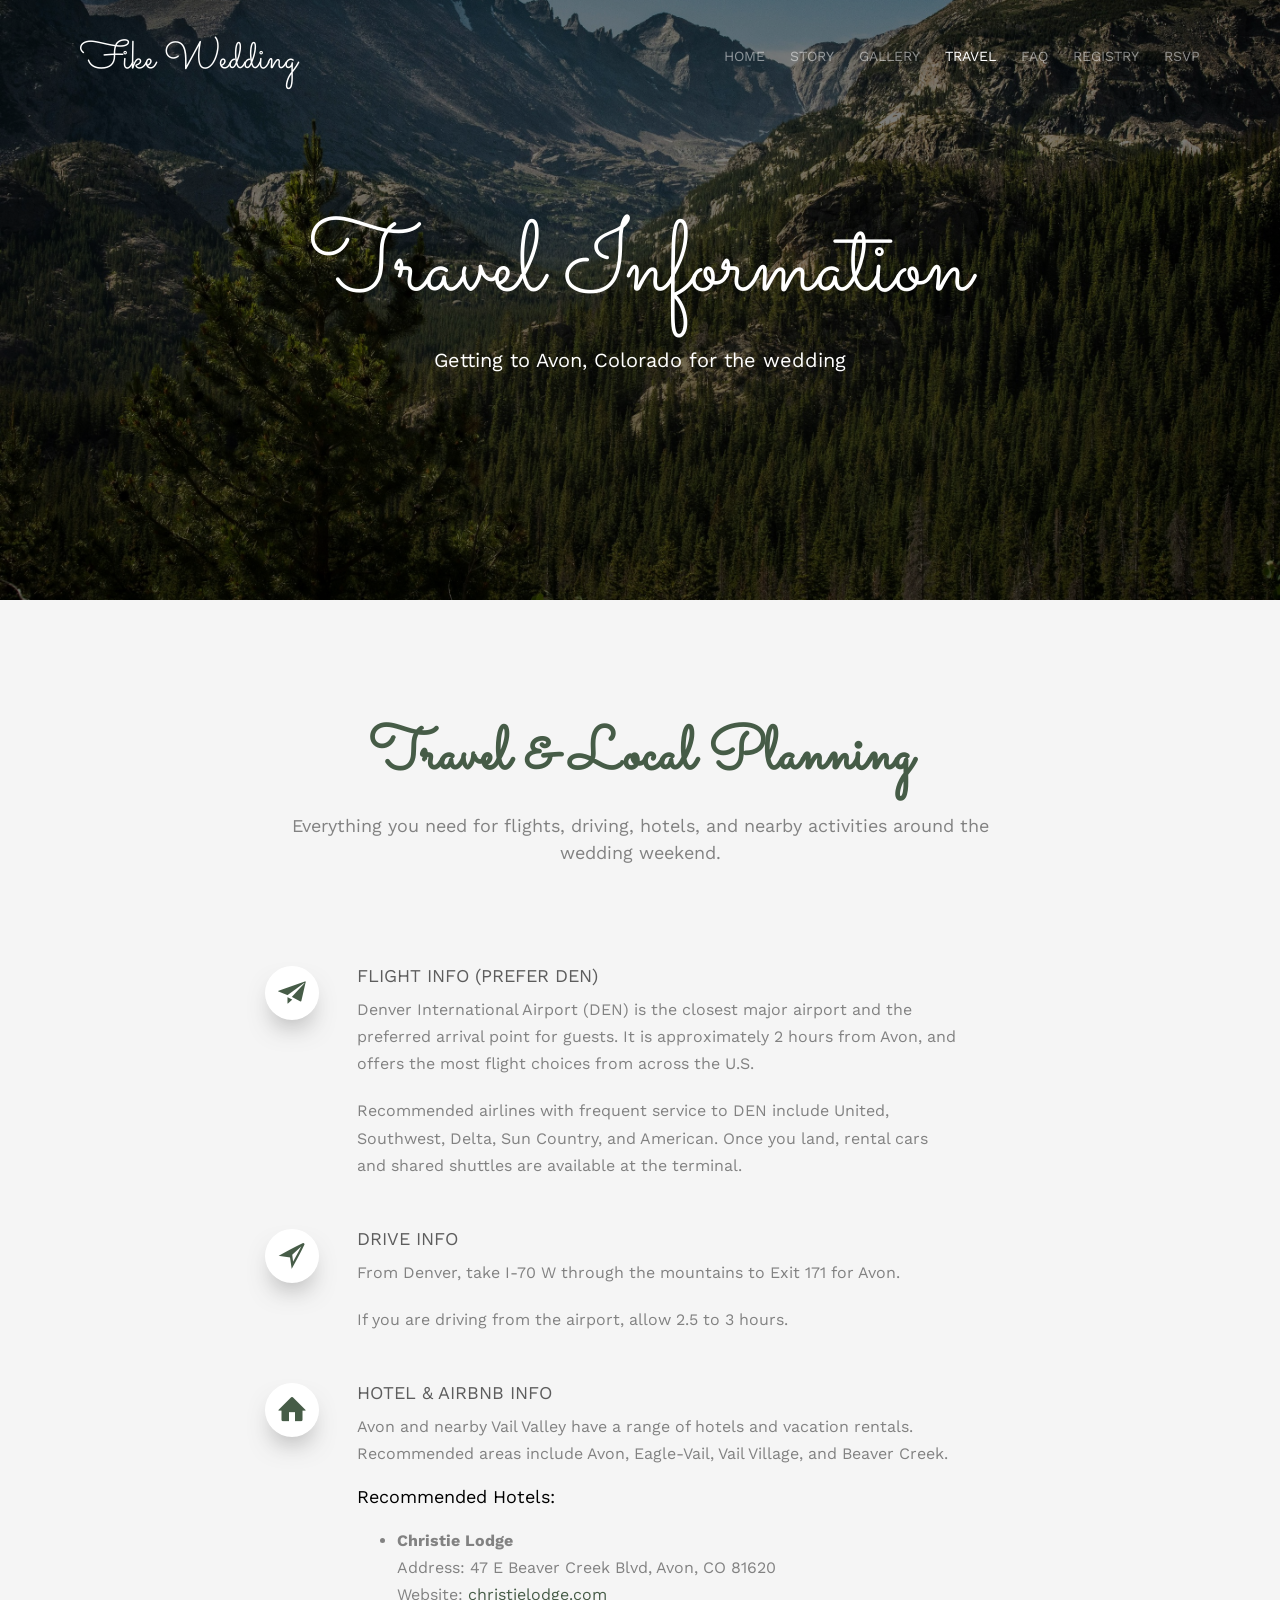
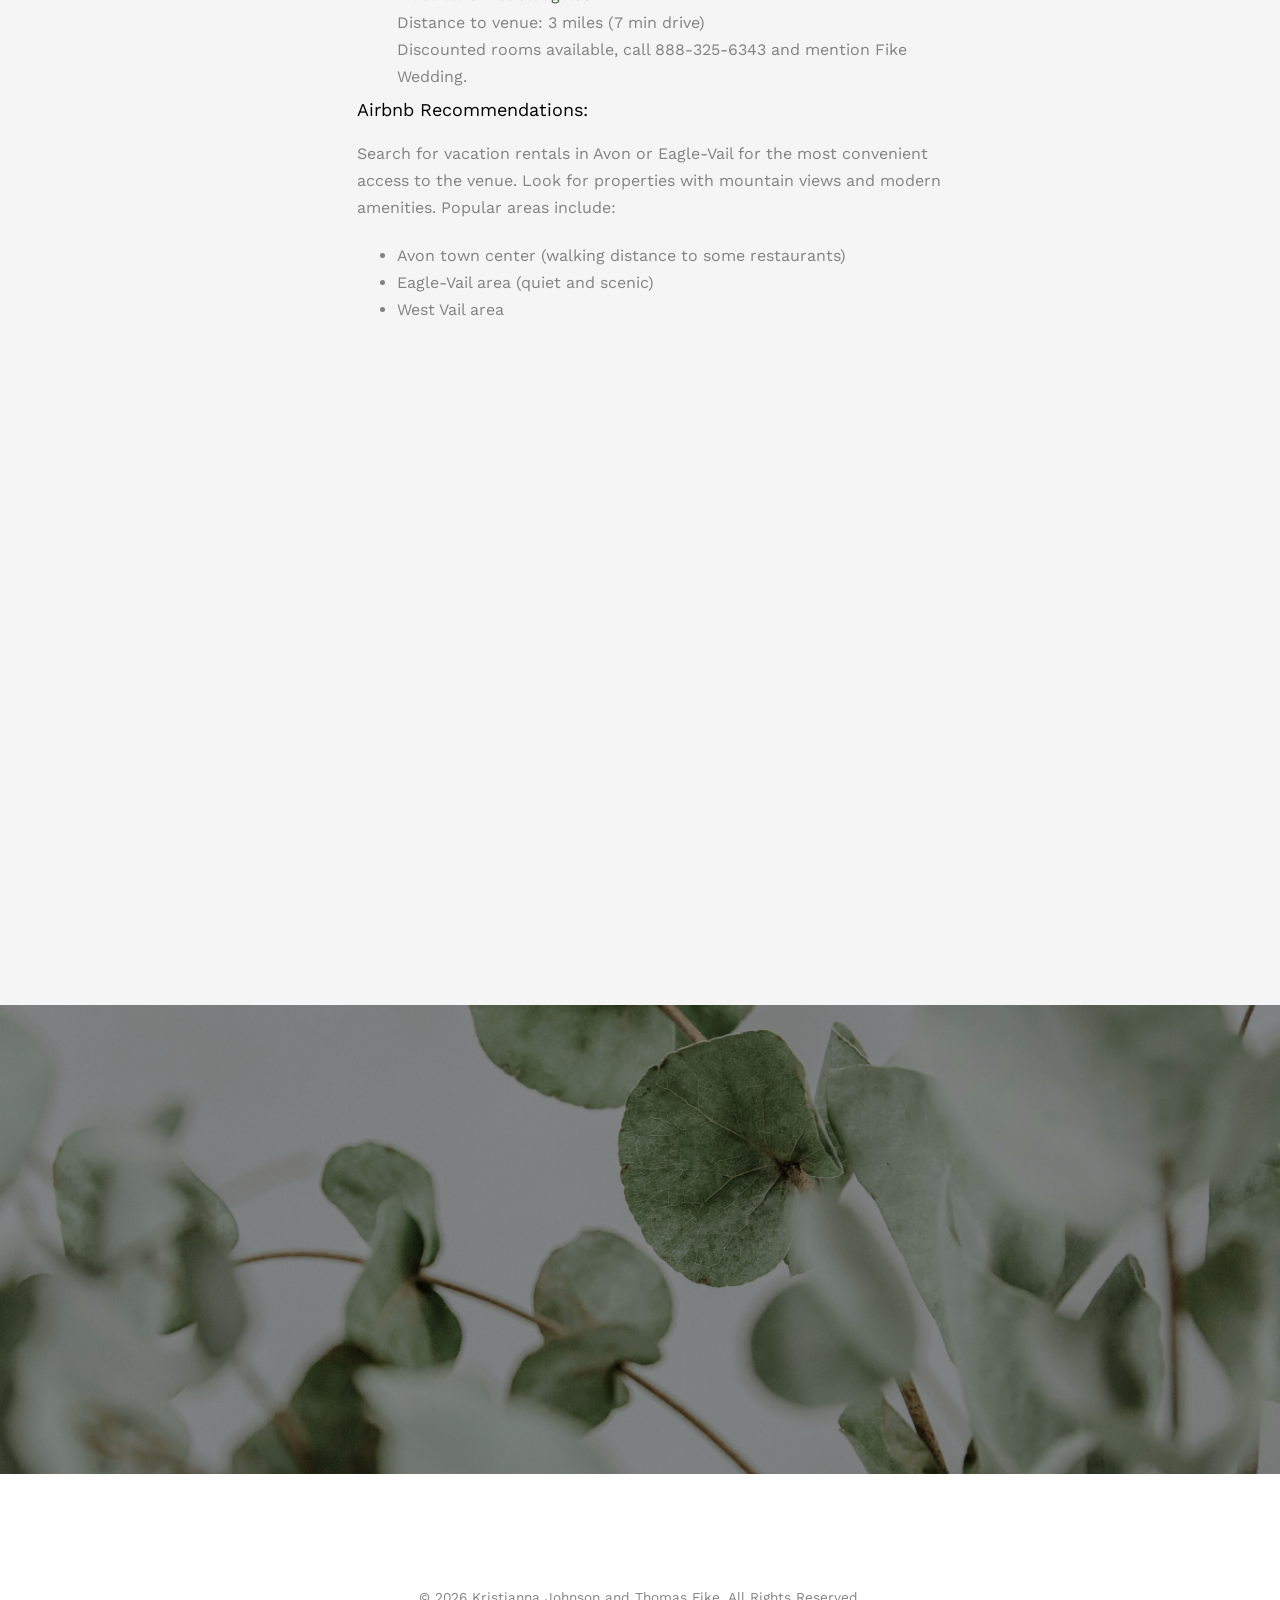
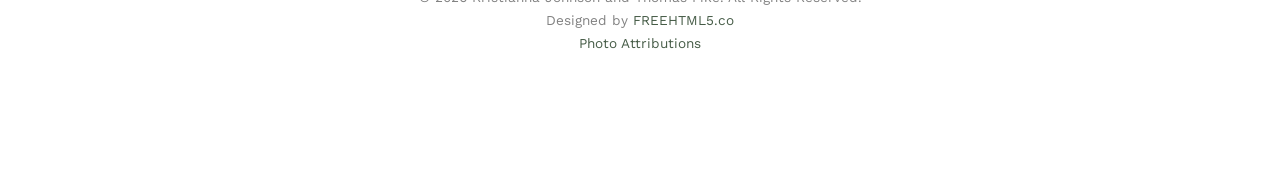
<file: travel.html>
<!DOCTYPE html>
<!--[if lt IE 7]>      <html class="no-js lt-ie9 lt-ie8 lt-ie7"> <![endif]-->
<!--[if IE 7]>         <html class="no-js lt-ie9 lt-ie8"> <![endif]-->
<!--[if IE 8]>         <html class="no-js lt-ie9"> <![endif]-->
<!--[if gt IE 8]><!-->
<html class="no-js"> <!--<![endif]-->

<head>
  <meta charset="utf-8">
  <meta http-equiv="X-UA-Compatible" content="IE=edge">
  <title>Fike Wedding | Travel</title>
  <meta name="viewport" content="width=device-width, initial-scale=1">

  <link href='https://fonts.googleapis.com/css?family=Work+Sans:400,300,600,400italic,700' rel='stylesheet'
    type='text/css'>
  <link href="https://fonts.googleapis.com/css?family=Sacramento" rel="stylesheet">

  <!-- Animate.css -->
  <link rel="stylesheet" href="css/animate.css">
  <!-- Icomoon Icon Fonts-->
  <link rel="stylesheet" href="css/icomoon.css">
  <!-- Bootstrap  -->
  <link rel="stylesheet" href="css/bootstrap.css">

  <!-- Magnific Popup -->
  <link rel="stylesheet" href="css/magnific-popup.css">

  <!-- Owl Carousel  -->
  <link rel="stylesheet" href="css/owl.carousel.min.css">
  <link rel="stylesheet" href="css/owl.theme.default.min.css">

  <!-- Theme style  -->
  <link rel="stylesheet" href="css/style.css">

  <!-- Modernizr JS -->
  <script src="js/modernizr-2.6.2.min.js"></script>
  <!-- FOR IE9 below -->
  <!--[if lt IE 9]>
	<script src="js/respond.min.js"></script>
	<![endif]-->

</head>

<body>

  <div id="page">
    <nav class="fh5co-nav" role="navigation">
      <div class="container">
        <div class="row">
          <div class="col-md-6 col-xs-11">
            <div id="fh5co-logo"><a href="index.html">Fike Wedding</a></div>
          </div>
          <div class="col-md-6 col-xs-1 text-right menu-1">
            <ul>
              <li><a href="index.html">Home</a></li>
              <li><a href="about.html">Story</a></li>
              <li><a href="gallery.html">Gallery</a></li>
              <li class="active"><a href="travel.html">Travel</a></li>
              <li><a href="faq.html">FAQ</a></li>
              <li><a href="registry.html">Registry</a></li>
              <li><a href="rsvp.html">RSVP</a></li>
            </ul>
          </div>
        </div>
      </div>
    </nav>

    <header id="fh5co-header" class="fh5co-cover fh5co-cover-sm" role="banner"
      style="background-image:url(images/venueScenic.jpg);">
      <div class="overlay"></div>
      <div class="fh5co-container">
        <div class="row">
          <div class="col-md-8 col-md-offset-2 text-center">
            <div class="display-t">
              <div class="display-tc animate-box" data-animate-effect="fadeIn">
                <h1>Travel Information</h1>
                <h2>Getting to Avon, Colorado for the wedding</h2>
              </div>
            </div>
          </div>
        </div>
      </div>
    </header>

    <div id="fh5co-services" class="fh5co-section-gray">
      <div class="container">
        <div class="row animate-box">
          <div class="col-md-8 col-md-offset-2 text-center fh5co-heading">
            <h2>Travel & Local Planning</h2>
            <p>Everything you need for flights, driving, hotels, and nearby activities around the wedding weekend.</p>
          </div>
        </div>
        <div class="row">
          <div class="col-md-8 col-md-offset-2">
            <div class="feature-left animate-box" data-animate-effect="fadeInUp">
              <span class="icon">
                <i class="icon-paper-plane"></i>
              </span>
              <div class="feature-copy">
                <h3>Flight Info (Prefer DEN)</h3>
                <p>Denver International Airport (DEN) is the closest major airport and the preferred arrival point for
                  guests. It is approximately 2 hours from Avon, and offers the most flight choices from across the U.S.
                </p>
                <p>Recommended airlines with frequent service to DEN include United, Southwest, Delta, Sun Country, and
                  American.
                  Once you land, rental cars and shared shuttles are available at the terminal.</p>
              </div>
            </div>

            <div class="feature-left animate-box" data-animate-effect="fadeInUp">
              <span class="icon">
                <i class="icon-direction"></i>
              </span>
              <div class="feature-copy">
                <h3>Drive Info</h3>
                <p>From Denver, take I-70 W through the mountains to Exit 171 for Avon.</p>
                <p>If you are driving from the airport, allow 2.5 to 3 hours.</p>
              </div>
            </div>

            <div class="feature-left animate-box" data-animate-effect="fadeInUp">
              <span class="icon">
                <i class="icon-home"></i>
              </span>
              <div class="feature-copy">
                <h3>Hotel & Airbnb Info</h3>
                <p>Avon and nearby Vail Valley have a range of hotels and vacation rentals. Recommended areas include
                  Avon, Eagle-Vail, Vail Village, and Beaver Creek.</p>

                <h4>Recommended Hotels:</h4>
                <ul>
                  <li><strong>Christie Lodge</strong><br>
                    Address: 47 E Beaver Creek Blvd, Avon, CO 81620<br>
                    Website: <a href="https://www.christielodge.com" target="_blank">christielodge.com</a><br>
                    Distance to venue: 3 miles (7 min drive)<br>
                    Discounted rooms available, call 888-325-6343 and mention Fike Wedding.</li>
                </ul>

                <h4>Airbnb Recommendations:</h4>
                <p>Search for vacation rentals in Avon or Eagle-Vail for the most convenient access to the venue. Look
                  for properties with mountain views and modern amenities. Popular areas include:</p>
                <ul>
                  <li>Avon town center (walking distance to some restaurants)</li>
                  <li>Eagle-Vail area (quiet and scenic)</li>
                  <li>West Vail area</li>
                </ul>
              </div>
            </div>

            <div class="feature-left animate-box" data-animate-effect="fadeInUp">
              <span class="icon">
                <i class="icon-map"></i>
              </span>
              <div class="feature-copy">
                <h3>Things To Do</h3>
                <p>The Vail Valley offers world-class outdoor activities and mountain town charm. Here are some
                  recommended activities:</p>

                <h4>Outdoor Activities:</h4>
                <ul>
                  <li><strong>Eagle Bahn Gondola</strong><br>
                    Location: 245 S Frontage Rd W, Vail, CO 81657<br>
                    Distance: 7 miles from venue (13 min drive)<br>
                    Scenic gondola ride with hiking trails and mountain views.</li>
                </ul>

                <h4>Town Exploration:</h4>
                <ul>
                  <li><strong>Vail Village</strong><br>
                    Location: 352 E Meadow Dr, Vail, CO 81657<br>
                    Distance: 7 miles from venue (13 min drive)<br>
                    Shopping, dining, and people-watching in this charming alpine village</li>

                  <li><strong>Beaver Creek Village</strong><br>
                    Location: 210 Offerson Rd, Avon, CO 81620<br>
                    Distance: 4 miles from venue (8 min drive)<br>
                    Upscale shopping and dining with European-style architecture</li>
                </ul>
              </div>
            </div>
          </div>
        </div>
      </div>
    </div>

    <div id="fh5co-started" class="fh5co-bg" style="background-image:url(images/eucalyptus.jpg);">
      <div class="overlay"></div>
      <div class="container">
        <div class="row animate-box">
          <div class="col-md-8 col-md-offset-2 text-center fh5co-heading">
            <h2>Are You Attending?</h2>
            <p>Please fill out the form to tell us that you're attending. Thanks.</p>
          </div>
        </div>
        <div class="row animate-box">
          <div class="col-md-12 text-center">
            <p><a href="rsvp.html" class="btn btn-default btn-sm">RSVP HERE</a></p>
          </div>
        </div>
      </div>
    </div>

    <footer id="fh5co-footer" role="contentinfo">
      <div class="container">

        <div class="row copyright">
          <div class="col-md-12 text-center">
            <p>
              <small class="block">&copy; 2026 Kristianna Johnson and Thomas Fike. All Rights Reserved.</small>
              <small class="block">Designed by <a href="http://freehtml5.co/" target="_blank">FREEHTML5.co</a></small>
              <small class="block"><a href="photo-attribution.html" target="_blank">Photo Attributions</a></small>
            </p>
          </div>
        </div>

      </div>
    </footer>

    <!-- jQuery -->
    <script src="js/jquery.min.js"></script>
    <!-- jQuery Easing -->
    <script src="js/jquery.easing.1.3.js"></script>
    <!-- Bootstrap -->
    <script src="js/bootstrap.min.js"></script>
    <!-- Waypoints -->
    <script src="js/jquery.waypoints.min.js"></script>
    <!-- Stellar -->
    <script src="js/jquery.stellar.min.js"></script>
    <!-- Main -->
    <script src="js/main.js"></script>

</body>

</html>
</file>
<file: css/icomoon.css>
@font-face {
  font-family: 'icomoon';
  src: url('../fonts/icomoon/icomoon.eot?6iuir');
  src: url('../fonts/icomoon/icomoon.eot?6iuir#iefix') format('embedded-opentype'),
    url('../fonts/icomoon/icomoon.ttf?6iuir') format('truetype'),
    url('../fonts/icomoon/icomoon.woff?6iuir') format('woff'),
    url('../fonts/icomoon/icomoon.svg?6iuir#icomoon') format('svg');
  font-weight: normal;
  font-style: normal;
}

[class^="icon-"],
[class*=" icon-"] {
  /* use !important to prevent issues with browser extensions that change fonts */
  font-family: 'icomoon' !important;
  speak: none;
  font-style: normal;
  font-weight: normal;
  font-variant: normal;
  text-transform: none;
  line-height: 1;

  /* Better Font Rendering =========== */
  -webkit-font-smoothing: antialiased;
  -moz-osx-font-smoothing: grayscale;
}

.icon-eye:before {
  content: "\e000";
}

.icon-paper-clip:before {
  content: "\e001";
}

.icon-mail:before {
  content: "\e002";
}

.icon-toggle:before {
  content: "\e003";
}

.icon-layout:before {
  content: "\e004";
}

.icon-link:before {
  content: "\e005";
}

.icon-bell:before {
  content: "\e006";
}

.icon-lock:before {
  content: "\e007";
}

.icon-unlock:before {
  content: "\e008";
}

.icon-ribbon:before {
  content: "\e009";
}

.icon-image:before {
  content: "\e010";
}

.icon-signal:before {
  content: "\e011";
}

.icon-target:before {
  content: "\e012";
}

.icon-clipboard:before {
  content: "\e013";
}

.icon-clock:before {
  content: "\e014";
}

.icon-watch:before {
  content: "\e015";
}

.icon-air-play:before {
  content: "\e016";
}

.icon-camera:before {
  content: "\e017";
}

.icon-video:before {
  content: "\e018";
}

.icon-disc:before {
  content: "\e019";
}

.icon-printer:before {
  content: "\e020";
}

.icon-monitor:before {
  content: "\e021";
}

.icon-server:before {
  content: "\e022";
}

.icon-cog:before {
  content: "\e023";
}

.icon-heart:before {
  content: "\e024";
}

.icon-paragraph:before {
  content: "\e025";
}

.icon-align-justify:before {
  content: "\e026";
}

.icon-align-left:before {
  content: "\e027";
}

.icon-align-center:before {
  content: "\e028";
}

.icon-align-right:before {
  content: "\e029";
}

.icon-book:before {
  content: "\e030";
}

.icon-layers:before {
  content: "\e031";
}

.icon-stack:before {
  content: "\e032";
}

.icon-stack-2:before {
  content: "\e033";
}

.icon-paper:before {
  content: "\e034";
}

.icon-paper-stack:before {
  content: "\e035";
}

.icon-search:before {
  content: "\e036";
}

.icon-zoom-in:before {
  content: "\e037";
}

.icon-zoom-out:before {
  content: "\e038";
}

.icon-reply:before {
  content: "\e039";
}

.icon-circle-plus:before {
  content: "\e040";
}

.icon-circle-minus:before {
  content: "\e041";
}

.icon-circle-check:before {
  content: "\e042";
}

.icon-circle-cross:before {
  content: "\e043";
}

.icon-square-plus:before {
  content: "\e044";
}

.icon-square-minus:before {
  content: "\e045";
}

.icon-square-check:before {
  content: "\e046";
}

.icon-square-cross:before {
  content: "\e047";
}

.icon-microphone:before {
  content: "\e048";
}

.icon-record:before {
  content: "\e049";
}

.icon-skip-back:before {
  content: "\e050";
}

.icon-rewind:before {
  content: "\e051";
}

.icon-play:before {
  content: "\e052";
}

.icon-pause:before {
  content: "\e053";
}

.icon-stop:before {
  content: "\e054";
}

.icon-fast-forward:before {
  content: "\e055";
}

.icon-skip-forward:before {
  content: "\e056";
}

.icon-shuffle:before {
  content: "\e057";
}

.icon-repeat:before {
  content: "\e058";
}

.icon-folder:before {
  content: "\e059";
}

.icon-umbrella:before {
  content: "\e060";
}

.icon-moon:before {
  content: "\e061";
}

.icon-thermometer:before {
  content: "\e062";
}

.icon-drop:before {
  content: "\e063";
}

.icon-sun:before {
  content: "\e064";
}

.icon-cloud:before {
  content: "\e065";
}

.icon-cloud-upload:before {
  content: "\e066";
}

.icon-cloud-download:before {
  content: "\e067";
}

.icon-upload:before {
  content: "\e068";
}

.icon-download:before {
  content: "\e069";
}

.icon-location:before {
  content: "\e070";
}

.icon-location-2:before {
  content: "\e071";
}

.icon-map:before {
  content: "\e072";
}

.icon-battery:before {
  content: "\e073";
}

.icon-head:before {
  content: "\e074";
}

.icon-briefcase:before {
  content: "\e075";
}

.icon-speech-bubble:before {
  content: "\e076";
}

.icon-anchor:before {
  content: "\e077";
}

.icon-globe:before {
  content: "\e078";
}

.icon-box:before {
  content: "\e079";
}

.icon-reload:before {
  content: "\e080";
}

.icon-share:before {
  content: "\e081";
}

.icon-marquee:before {
  content: "\e082";
}

.icon-marquee-plus:before {
  content: "\e083";
}

.icon-marquee-minus:before {
  content: "\e084";
}

.icon-tag:before {
  content: "\e085";
}

.icon-power:before {
  content: "\e086";
}

.icon-command:before {
  content: "\e087";
}

.icon-alt:before {
  content: "\e088";
}

.icon-esc:before {
  content: "\e089";
}

.icon-bar-graph:before {
  content: "\e090";
}

.icon-bar-graph-2:before {
  content: "\e091";
}

.icon-pie-graph:before {
  content: "\e092";
}

.icon-star:before {
  content: "\e093";
}

.icon-arrow-left:before {
  content: "\e094";
}

.icon-arrow-right:before {
  content: "\e095";
}

.icon-arrow-up:before {
  content: "\e096";
}

.icon-arrow-down:before {
  content: "\e097";
}

.icon-volume:before {
  content: "\e098";
}

.icon-mute:before {
  content: "\e099";
}

.icon-content-right:before {
  content: "\e100";
}

.icon-content-left:before {
  content: "\e101";
}

.icon-grid:before {
  content: "\e102";
}

.icon-grid-2:before {
  content: "\e103";
}

.icon-columns:before {
  content: "\e104";
}

.icon-loader:before {
  content: "\e105";
}

.icon-bag:before {
  content: "\e106";
}

.icon-ban:before {
  content: "\e107";
}

.icon-flag:before {
  content: "\e108";
}

.icon-trash:before {
  content: "\e109";
}

.icon-expand:before {
  content: "\e110";
}

.icon-contract:before {
  content: "\e111";
}

.icon-maximize:before {
  content: "\e112";
}

.icon-minimize:before {
  content: "\e113";
}

.icon-plus:before {
  content: "\e114";
}

.icon-minus:before {
  content: "\e115";
}

.icon-check:before {
  content: "\e116";
}

.icon-cross:before {
  content: "\e117";
}

.icon-move:before {
  content: "\e118";
}

.icon-delete:before {
  content: "\e119";
}

.icon-menu:before {
  content: "\e120";
}

.icon-archive:before {
  content: "\e121";
}

.icon-inbox:before {
  content: "\e122";
}

.icon-outbox:before {
  content: "\e123";
}

.icon-file:before {
  content: "\e124";
}

.icon-file-add:before {
  content: "\e125";
}

.icon-file-subtract:before {
  content: "\e126";
}

.icon-help:before {
  content: "\e127";
}

.icon-open:before {
  content: "\e128";
}

.icon-ellipsis:before {
  content: "\e129";
}

.icon-add-to-list:before {
  content: "\e900";
}

.icon-classic-computer:before {
  content: "\e901";
}

.icon-controller-fast-backward:before {
  content: "\e902";
}

.icon-creative-commons-attribution:before {
  content: "\e903";
}

.icon-creative-commons-noderivs:before {
  content: "\e904";
}

.icon-creative-commons-noncommercial-eu:before {
  content: "\e905";
}

.icon-creative-commons-noncommercial-us:before {
  content: "\e906";
}

.icon-creative-commons-public-domain:before {
  content: "\e907";
}

.icon-creative-commons-remix:before {
  content: "\e908";
}

.icon-creative-commons-share:before {
  content: "\e909";
}

.icon-creative-commons-sharealike:before {
  content: "\e90a";
}

.icon-creative-commons:before {
  content: "\e90b";
}

.icon-document-landscape:before {
  content: "\e90c";
}

.icon-remove-user:before {
  content: "\e90d";
}

.icon-warning:before {
  content: "\e90e";
}

.icon-arrow-bold-down:before {
  content: "\e90f";
}

.icon-arrow-bold-left:before {
  content: "\e910";
}

.icon-arrow-bold-right:before {
  content: "\e911";
}

.icon-arrow-bold-up:before {
  content: "\e912";
}

.icon-arrow-down2:before {
  content: "\e913";
}

.icon-arrow-left2:before {
  content: "\e914";
}

.icon-arrow-long-down:before {
  content: "\e915";
}

.icon-arrow-long-left:before {
  content: "\e916";
}

.icon-arrow-long-right:before {
  content: "\e917";
}

.icon-arrow-long-up:before {
  content: "\e918";
}

.icon-arrow-right2:before {
  content: "\e919";
}

.icon-arrow-up2:before {
  content: "\e91a";
}

.icon-arrow-with-circle-down:before {
  content: "\e91b";
}

.icon-arrow-with-circle-left:before {
  content: "\e91c";
}

.icon-arrow-with-circle-right:before {
  content: "\e91d";
}

.icon-arrow-with-circle-up:before {
  content: "\e91e";
}

.icon-bookmark:before {
  content: "\e91f";
}

.icon-bookmarks:before {
  content: "\e920";
}

.icon-chevron-down:before {
  content: "\e921";
}

.icon-chevron-left:before {
  content: "\e922";
}

.icon-chevron-right:before {
  content: "\e923";
}

.icon-chevron-small-down:before {
  content: "\e924";
}

.icon-chevron-small-left:before {
  content: "\e925";
}

.icon-chevron-small-right:before {
  content: "\e926";
}

.icon-chevron-small-up:before {
  content: "\e927";
}

.icon-chevron-thin-down:before {
  content: "\e928";
}

.icon-chevron-thin-left:before {
  content: "\e929";
}

.icon-chevron-thin-right:before {
  content: "\e92a";
}

.icon-chevron-thin-up:before {
  content: "\e92b";
}

.icon-chevron-up:before {
  content: "\e92c";
}

.icon-chevron-with-circle-down:before {
  content: "\e92d";
}

.icon-chevron-with-circle-left:before {
  content: "\e92e";
}

.icon-chevron-with-circle-right:before {
  content: "\e92f";
}

.icon-chevron-with-circle-up:before {
  content: "\e930";
}

.icon-cloud2:before {
  content: "\e931";
}

.icon-controller-fast-forward:before {
  content: "\e932";
}

.icon-controller-jump-to-start:before {
  content: "\e933";
}

.icon-controller-next:before {
  content: "\e934";
}

.icon-controller-paus:before {
  content: "\e935";
}

.icon-controller-play:before {
  content: "\e936";
}

.icon-controller-record:before {
  content: "\e937";
}

.icon-controller-stop:before {
  content: "\e938";
}

.icon-controller-volume:before {
  content: "\e939";
}

.icon-dot-single:before {
  content: "\e93a";
}

.icon-dots-three-horizontal:before {
  content: "\e93b";
}

.icon-dots-three-vertical:before {
  content: "\e93c";
}

.icon-dots-two-horizontal:before {
  content: "\e93d";
}

.icon-dots-two-vertical:before {
  content: "\e93e";
}

.icon-download2:before {
  content: "\e93f";
}

.icon-emoji-flirt:before {
  content: "\e940";
}

.icon-flow-branch:before {
  content: "\e941";
}

.icon-flow-cascade:before {
  content: "\e942";
}

.icon-flow-line:before {
  content: "\e943";
}

.icon-flow-parallel:before {
  content: "\e944";
}

.icon-flow-tree:before {
  content: "\e945";
}

.icon-install:before {
  content: "\e946";
}

.icon-layers2:before {
  content: "\e947";
}

.icon-open-book:before {
  content: "\e948";
}

.icon-resize-100:before {
  content: "\e949";
}

.icon-resize-full-screen:before {
  content: "\e94a";
}

.icon-save:before {
  content: "\e94b";
}

.icon-select-arrows:before {
  content: "\e94c";
}

.icon-sound-mute:before {
  content: "\e94d";
}

.icon-sound:before {
  content: "\e94e";
}

.icon-trash2:before {
  content: "\e94f";
}

.icon-triangle-down:before {
  content: "\e950";
}

.icon-triangle-left:before {
  content: "\e951";
}

.icon-triangle-right:before {
  content: "\e952";
}

.icon-triangle-up:before {
  content: "\e953";
}

.icon-uninstall:before {
  content: "\e954";
}

.icon-upload-to-cloud:before {
  content: "\e955";
}

.icon-upload2:before {
  content: "\e956";
}

.icon-add-user:before {
  content: "\e957";
}

.icon-address:before {
  content: "\e958";
}

.icon-adjust:before {
  content: "\e959";
}

.icon-air:before {
  content: "\e95a";
}

.icon-aircraft-landing:before {
  content: "\e95b";
}

.icon-aircraft-take-off:before {
  content: "\e95c";
}

.icon-aircraft:before {
  content: "\e95d";
}

.icon-align-bottom:before {
  content: "\e95e";
}

.icon-align-horizontal-middle:before {
  content: "\e95f";
}

.icon-align-left2:before {
  content: "\e960";
}

.icon-align-right2:before {
  content: "\e961";
}

.icon-align-top:before {
  content: "\e962";
}

.icon-align-vertical-middle:before {
  content: "\e963";
}

.icon-archive2:before {
  content: "\e964";
}

.icon-area-graph:before {
  content: "\e965";
}

.icon-attachment:before {
  content: "\e966";
}

.icon-awareness-ribbon:before {
  content: "\e967";
}

.icon-back-in-time:before {
  content: "\e968";
}

.icon-back:before {
  content: "\e969";
}

.icon-bar-graph2:before {
  content: "\e96a";
}

.icon-battery2:before {
  content: "\e96b";
}

.icon-beamed-note:before {
  content: "\e96c";
}

.icon-bell2:before {
  content: "\e96d";
}

.icon-blackboard:before {
  content: "\e96e";
}

.icon-block:before {
  content: "\e96f";
}

.icon-book2:before {
  content: "\e970";
}

.icon-bowl:before {
  content: "\e971";
}

.icon-box2:before {
  content: "\e972";
}

.icon-briefcase2:before {
  content: "\e973";
}

.icon-browser:before {
  content: "\e974";
}

.icon-brush:before {
  content: "\e975";
}

.icon-bucket:before {
  content: "\e976";
}

.icon-cake:before {
  content: "\e977";
}

.icon-calculator:before {
  content: "\e978";
}

.icon-calendar:before {
  content: "\e979";
}

.icon-camera2:before {
  content: "\e97a";
}

.icon-ccw:before {
  content: "\e97b";
}

.icon-chat:before {
  content: "\e97c";
}

.icon-check2:before {
  content: "\e97d";
}

.icon-circle-with-cross:before {
  content: "\e97e";
}

.icon-circle-with-minus:before {
  content: "\e97f";
}

.icon-circle-with-plus:before {
  content: "\e980";
}

.icon-circle:before {
  content: "\e981";
}

.icon-circular-graph:before {
  content: "\e982";
}

.icon-clapperboard:before {
  content: "\e983";
}

.icon-clipboard2:before {
  content: "\e984";
}

.icon-clock2:before {
  content: "\e985";
}

.icon-code:before {
  content: "\e986";
}

.icon-cog2:before {
  content: "\e987";
}

.icon-colours:before {
  content: "\e988";
}

.icon-compass:before {
  content: "\e989";
}

.icon-copy:before {
  content: "\e98a";
}

.icon-credit-card:before {
  content: "\e98b";
}

.icon-credit:before {
  content: "\e98c";
}

.icon-cross2:before {
  content: "\e98d";
}

.icon-cup:before {
  content: "\e98e";
}

.icon-cw:before {
  content: "\e98f";
}

.icon-cycle:before {
  content: "\e990";
}

.icon-database:before {
  content: "\e991";
}

.icon-dial-pad:before {
  content: "\e992";
}

.icon-direction:before {
  content: "\e993";
}

.icon-document:before {
  content: "\e994";
}

.icon-documents:before {
  content: "\e995";
}

.icon-drink:before {
  content: "\e996";
}

.icon-drive:before {
  content: "\e997";
}

.icon-drop2:before {
  content: "\e998";
}

.icon-edit:before {
  content: "\e999";
}

.icon-email:before {
  content: "\e99a";
}

.icon-emoji-happy:before {
  content: "\e99b";
}

.icon-emoji-neutral:before {
  content: "\e99c";
}

.icon-emoji-sad:before {
  content: "\e99d";
}

.icon-erase:before {
  content: "\e99e";
}

.icon-eraser:before {
  content: "\e99f";
}

.icon-export:before {
  content: "\e9a0";
}

.icon-eye2:before {
  content: "\e9a1";
}

.icon-feather:before {
  content: "\e9a2";
}

.icon-flag2:before {
  content: "\e9a3";
}

.icon-flash:before {
  content: "\e9a4";
}

.icon-flashlight:before {
  content: "\e9a5";
}

.icon-flat-brush:before {
  content: "\e9a6";
}

.icon-folder-images:before {
  content: "\e9a7";
}

.icon-folder-music:before {
  content: "\e9a8";
}

.icon-folder-video:before {
  content: "\e9a9";
}

.icon-folder2:before {
  content: "\e9aa";
}

.icon-forward:before {
  content: "\e9ab";
}

.icon-funnel:before {
  content: "\e9ac";
}

.icon-game-controller:before {
  content: "\e9ad";
}

.icon-gauge:before {
  content: "\e9ae";
}

.icon-globe2:before {
  content: "\e9af";
}

.icon-graduation-cap:before {
  content: "\e9b0";
}

.icon-grid2:before {
  content: "\e9b1";
}

.icon-hair-cross:before {
  content: "\e9b2";
}

.icon-hand:before {
  content: "\e9b3";
}

.icon-heart-outlined:before {
  content: "\e9b4";
}

.icon-heart2:before {
  content: "\e9b5";
}

.icon-help-with-circle:before {
  content: "\e9b6";
}

.icon-help2:before {
  content: "\e9b7";
}

.icon-home:before {
  content: "\e9b8";
}

.icon-hour-glass:before {
  content: "\e9b9";
}

.icon-image-inverted:before {
  content: "\e9ba";
}

.icon-image2:before {
  content: "\e9bb";
}

.icon-images:before {
  content: "\e9bc";
}

.icon-inbox2:before {
  content: "\e9bd";
}

.icon-infinity:before {
  content: "\e9be";
}

.icon-info-with-circle:before {
  content: "\e9bf";
}

.icon-info:before {
  content: "\e9c0";
}

.icon-key:before {
  content: "\e9c1";
}

.icon-keyboard:before {
  content: "\e9c2";
}

.icon-lab-flask:before {
  content: "\e9c3";
}

.icon-landline:before {
  content: "\e9c4";
}

.icon-language:before {
  content: "\e9c5";
}

.icon-laptop:before {
  content: "\e9c6";
}

.icon-leaf:before {
  content: "\e9c7";
}

.icon-level-down:before {
  content: "\e9c8";
}

.icon-level-up:before {
  content: "\e9c9";
}

.icon-lifebuoy:before {
  content: "\e9ca";
}

.icon-light-bulb:before {
  content: "\e9cb";
}

.icon-light-down:before {
  content: "\e9cc";
}

.icon-light-up:before {
  content: "\e9cd";
}

.icon-line-graph:before {
  content: "\e9ce";
}

.icon-link2:before {
  content: "\e9cf";
}

.icon-list:before {
  content: "\e9d0";
}

.icon-location-pin:before {
  content: "\e9d1";
}

.icon-location2:before {
  content: "\e9d2";
}

.icon-lock-open:before {
  content: "\e9d3";
}

.icon-lock2:before {
  content: "\e9d4";
}

.icon-log-out:before {
  content: "\e9d5";
}

.icon-login:before {
  content: "\e9d6";
}

.icon-loop:before {
  content: "\e9d7";
}

.icon-magnet:before {
  content: "\e9d8";
}

.icon-magnifying-glass:before {
  content: "\e9d9";
}

.icon-mail2:before {
  content: "\e9da";
}

.icon-man:before {
  content: "\e9db";
}

.icon-map2:before {
  content: "\e9dc";
}

.icon-mask:before {
  content: "\e9dd";
}

.icon-medal:before {
  content: "\e9de";
}

.icon-megaphone:before {
  content: "\e9df";
}

.icon-menu2:before {
  content: "\e9e0";
}

.icon-message:before {
  content: "\e9e1";
}

.icon-mic:before {
  content: "\e9e2";
}

.icon-minus2:before {
  content: "\e9e3";
}

.icon-mobile:before {
  content: "\e9e4";
}

.icon-modern-mic:before {
  content: "\e9e5";
}

.icon-moon2:before {
  content: "\e9e6";
}

.icon-mouse:before {
  content: "\e9e7";
}

.icon-music:before {
  content: "\e9e8";
}

.icon-network:before {
  content: "\e9e9";
}

.icon-new-message:before {
  content: "\e9ea";
}

.icon-new:before {
  content: "\e9eb";
}

.icon-news:before {
  content: "\e9ec";
}

.icon-note:before {
  content: "\e9ed";
}

.icon-notification:before {
  content: "\e9ee";
}

.icon-old-mobile:before {
  content: "\e9ef";
}

.icon-old-phone:before {
  content: "\e9f0";
}

.icon-palette:before {
  content: "\e9f1";
}

.icon-paper-plane:before {
  content: "\e9f2";
}

.icon-pencil:before {
  content: "\e9f3";
}

.icon-phone:before {
  content: "\e9f4";
}

.icon-pie-chart:before {
  content: "\e9f5";
}

.icon-pin:before {
  content: "\e9f6";
}

.icon-plus2:before {
  content: "\e9f7";
}

.icon-popup:before {
  content: "\e9f8";
}

.icon-power-plug:before {
  content: "\e9f9";
}

.icon-price-ribbon:before {
  content: "\e9fa";
}

.icon-price-tag:before {
  content: "\e9fb";
}

.icon-print:before {
  content: "\e9fc";
}

.icon-progress-empty:before {
  content: "\e9fd";
}

.icon-progress-full:before {
  content: "\e9fe";
}

.icon-progress-one:before {
  content: "\e9ff";
}

.icon-progress-two:before {
  content: "\ea00";
}

.icon-publish:before {
  content: "\ea01";
}

.icon-quote:before {
  content: "\ea02";
}

.icon-radio:before {
  content: "\ea03";
}

.icon-reply-all:before {
  content: "\ea04";
}

.icon-reply2:before {
  content: "\ea05";
}

.icon-retweet:before {
  content: "\ea06";
}

.icon-rocket:before {
  content: "\ea07";
}

.icon-round-brush:before {
  content: "\ea08";
}

.icon-rss:before {
  content: "\ea09";
}

.icon-ruler:before {
  content: "\ea0a";
}

.icon-scissors:before {
  content: "\ea0b";
}

.icon-share-alternitive:before {
  content: "\ea0c";
}

.icon-share2:before {
  content: "\ea0d";
}

.icon-shareable:before {
  content: "\ea0e";
}

.icon-shield:before {
  content: "\ea0f";
}

.icon-shop:before {
  content: "\ea10";
}

.icon-shopping-bag:before {
  content: "\ea11";
}

.icon-shopping-basket:before {
  content: "\ea12";
}

.icon-shopping-cart:before {
  content: "\ea13";
}

.icon-shuffle2:before {
  content: "\ea14";
}

.icon-signal2:before {
  content: "\ea15";
}

.icon-sound-mix:before {
  content: "\ea16";
}

.icon-sports-club:before {
  content: "\ea17";
}

.icon-spreadsheet:before {
  content: "\ea18";
}

.icon-squared-cross:before {
  content: "\ea19";
}

.icon-squared-minus:before {
  content: "\ea1a";
}

.icon-squared-plus:before {
  content: "\ea1b";
}

.icon-star-outlined:before {
  content: "\ea1c";
}

.icon-star2:before {
  content: "\ea1d";
}

.icon-stopwatch:before {
  content: "\ea1e";
}

.icon-suitcase:before {
  content: "\ea1f";
}

.icon-swap:before {
  content: "\ea20";
}

.icon-sweden:before {
  content: "\ea21";
}

.icon-switch:before {
  content: "\ea22";
}

.icon-tablet:before {
  content: "\ea23";
}

.icon-tag2:before {
  content: "\ea24";
}

.icon-text-document-inverted:before {
  content: "\ea25";
}

.icon-text-document:before {
  content: "\ea26";
}

.icon-text:before {
  content: "\ea27";
}

.icon-thermometer2:before {
  content: "\ea28";
}

.icon-thumbs-down:before {
  content: "\ea29";
}

.icon-thumbs-up:before {
  content: "\ea2a";
}

.icon-thunder-cloud:before {
  content: "\ea2b";
}

.icon-ticket:before {
  content: "\ea2c";
}

.icon-time-slot:before {
  content: "\ea2d";
}

.icon-tools:before {
  content: "\ea2e";
}

.icon-traffic-cone:before {
  content: "\ea2f";
}

.icon-tree:before {
  content: "\ea30";
}

.icon-trophy:before {
  content: "\ea31";
}

.icon-tv:before {
  content: "\ea32";
}

.icon-typing:before {
  content: "\ea33";
}

.icon-unread:before {
  content: "\ea34";
}

.icon-untag:before {
  content: "\ea35";
}

.icon-user:before {
  content: "\ea36";
}

.icon-users:before {
  content: "\ea37";
}

.icon-v-card:before {
  content: "\ea38";
}

.icon-video2:before {
  content: "\ea39";
}

.icon-vinyl:before {
  content: "\ea3a";
}

.icon-voicemail:before {
  content: "\ea3b";
}

.icon-wallet:before {
  content: "\ea3c";
}

.icon-water:before {
  content: "\ea3d";
}

.icon-px-with-circle:before {
  content: "\ea3e";
}

.icon-px:before {
  content: "\ea3f";
}

.icon-basecamp:before {
  content: "\ea40";
}

.icon-behance:before {
  content: "\ea41";
}

.icon-creative-cloud:before {
  content: "\ea42";
}

.icon-dropbox:before {
  content: "\ea43";
}

.icon-evernote:before {
  content: "\ea44";
}

.icon-flattr:before {
  content: "\ea45";
}

.icon-foursquare:before {
  content: "\ea46";
}

.icon-google-drive:before {
  content: "\ea47";
}

.icon-google-hangouts:before {
  content: "\ea48";
}

.icon-grooveshark:before {
  content: "\ea49";
}

.icon-icloud:before {
  content: "\ea4a";
}

.icon-mixi:before {
  content: "\ea4b";
}

.icon-onedrive:before {
  content: "\ea4c";
}

.icon-paypal:before {
  content: "\ea4d";
}

.icon-picasa:before {
  content: "\ea4e";
}

.icon-qq:before {
  content: "\ea4f";
}

.icon-rdio-with-circle:before {
  content: "\ea50";
}

.icon-renren:before {
  content: "\ea51";
}

.icon-scribd:before {
  content: "\ea52";
}

.icon-sina-weibo:before {
  content: "\ea53";
}

.icon-skype-with-circle:before {
  content: "\ea54";
}

.icon-skype:before {
  content: "\ea55";
}

.icon-slideshare:before {
  content: "\ea56";
}

.icon-smashing:before {
  content: "\ea57";
}

.icon-soundcloud:before {
  content: "\ea58";
}

.icon-spotify-with-circle:before {
  content: "\ea59";
}

.icon-spotify:before {
  content: "\ea5a";
}

.icon-swarm:before {
  content: "\ea5b";
}

.icon-vine-with-circle:before {
  content: "\ea5c";
}

.icon-vine:before {
  content: "\ea5d";
}

.icon-vk-alternitive:before {
  content: "\ea5e";
}

.icon-vk-with-circle:before {
  content: "\ea5f";
}

.icon-vk:before {
  content: "\ea60";
}

.icon-xing-with-circle:before {
  content: "\ea61";
}

.icon-xing:before {
  content: "\ea62";
}

.icon-yelp:before {
  content: "\ea63";
}

.icon-dribbble-with-circle:before {
  content: "\ea64";
}

.icon-dribbble:before {
  content: "\ea65";
}

.icon-facebook-with-circle:before {
  content: "\ea66";
}

.icon-facebook:before {
  content: "\ea67";
}

.icon-flickr-with-circle:before {
  content: "\ea68";
}

.icon-flickr:before {
  content: "\ea69";
}

.icon-github-with-circle:before {
  content: "\ea6a";
}

.icon-github:before {
  content: "\ea6b";
}

.icon-google-with-circle:before {
  content: "\ea6c";
}

.icon-google:before {
  content: "\ea6d";
}

.icon-instagram-with-circle:before {
  content: "\ea6e";
}

.icon-instagram:before {
  content: "\ea6f";
}

.icon-lastfm-with-circle:before {
  content: "\ea70";
}

.icon-lastfm:before {
  content: "\ea71";
}

.icon-linkedin-with-circle:before {
  content: "\ea72";
}

.icon-linkedin:before {
  content: "\ea73";
}

.icon-pinterest-with-circle:before {
  content: "\ea74";
}

.icon-pinterest:before {
  content: "\ea75";
}

.icon-rdio:before {
  content: "\ea76";
}

.icon-stumbleupon-with-circle:before {
  content: "\ea77";
}

.icon-stumbleupon:before {
  content: "\ea78";
}

.icon-tumblr-with-circle:before {
  content: "\ea79";
}

.icon-tumblr:before {
  content: "\ea7a";
}

.icon-twitter-with-circle:before {
  content: "\ea7b";
}

.icon-twitter:before {
  content: "\ea7c";
}

.icon-vimeo-with-circle:before {
  content: "\ea7d";
}

.icon-vimeo:before {
  content: "\ea7e";
}

.icon-youtube-with-circle:before {
  content: "\ea7f";
}

.icon-youtube:before {
  content: "\ea80";
}
</file>
<file: css/style.css>
@font-face {
  font-family: "icomoon";
  src: url("../fonts/icomoon/icomoon.eot?srf3rx");
  src: url("../fonts/icomoon/icomoon.eot?srf3rx#iefix") format("embedded-opentype"), url("../fonts/icomoon/icomoon.ttf?srf3rx") format("truetype"), url("../fonts/icomoon/icomoon.woff?srf3rx") format("woff"), url("../fonts/icomoon/icomoon.svg?srf3rx#icomoon") format("svg");
  font-weight: normal;
  font-style: normal;
}
/* =======================================================
*
* 	Template Style 
*
* ======================================================= */
body {
  font-family: "Work Sans", Arial, sans-serif;
  font-weight: 400;
  font-size: 16px;
  line-height: 1.7;
  color: #828282;
  background: #fff;
}

#page {
  position: relative;
  overflow-x: hidden;
  width: 100%;
  height: 100%;
  -webkit-transition: 0.5s;
  -o-transition: 0.5s;
  transition: 0.5s;
}
.offcanvas #page {
  overflow: hidden;
  position: absolute;
}
.offcanvas #page:after {
  -webkit-transition: 2s;
  -o-transition: 2s;
  transition: 2s;
  position: absolute;
  top: 0;
  right: 0;
  bottom: 0;
  left: 0;
  z-index: 101;
  background: rgba(0, 0, 0, 0.7);
  content: "";
}

a {
  color: #465c47;
  -webkit-transition: 0.5s;
  -o-transition: 0.5s;
  transition: 0.5s;
}
a:hover, a:active, a:focus {
  color: #465c47;
  outline: none;
  text-decoration: none;
}

p {
  margin-bottom: 20px;
}

h1,
h2,
h3,
h4,
h5,
h6,
figure {
  color: #000;
  font-family: "Work Sans", Arial, sans-serif;
  font-weight: 400;
  margin: 0 0 20px 0;
}

::-webkit-selection {
  color: #fff;
  background: #465c47;
}

::-moz-selection {
  color: #fff;
  background: #465c47;
}

::selection {
  color: #fff;
  background: #465c47;
}

.fh5co-nav {
  position: absolute;
  top: 0;
  margin: 0;
  padding: 0;
  width: 100%;
  padding: 40px 0;
  z-index: 1001;
}
@media screen and (max-width: 768px) {
  .fh5co-nav {
    padding: 20px 0;
  }
}
.fh5co-nav #fh5co-logo {
  font-size: 40px;
  margin: 0;
  padding: 0;
  line-height: 40px;
  font-family: "Sacramento", Arial, serif;
}
.fh5co-nav a {
  padding: 5px 10px;
  color: #fff;
}
@media screen and (max-width: 768px) {
  .fh5co-nav .menu-1,
  .fh5co-nav .menu-2 {
    display: none;
  }
}
.fh5co-nav ul {
  padding: 0;
  margin: 2px 0 0 0;
}
.fh5co-nav ul li {
  padding: 0;
  margin: 0;
  list-style: none;
  display: inline;
}
.fh5co-nav ul li a {
  font-size: 14px;
  padding: 30px 10px;
  text-transform: uppercase;
  color: rgba(255, 255, 255, 0.5);
  -webkit-transition: 0.5s;
  -o-transition: 0.5s;
  transition: 0.5s;
}
.fh5co-nav ul li a:hover, .fh5co-nav ul li a:focus, .fh5co-nav ul li a:active {
  color: rgb(255, 255, 255);
}
.fh5co-nav ul li.has-dropdown {
  position: relative;
}
.fh5co-nav ul li.has-dropdown .dropdown {
  width: 130px;
  -webkit-box-shadow: 0px 14px 33px -9px rgba(0, 0, 0, 0.75);
  -moz-box-shadow: 0px 14px 33px -9px rgba(0, 0, 0, 0.75);
  box-shadow: 0px 14px 33px -9px rgba(0, 0, 0, 0.75);
  z-index: 1002;
  visibility: hidden;
  opacity: 0;
  position: absolute;
  top: 40px;
  left: 0;
  text-align: left;
  background: #fff;
  padding: 20px;
  -webkit-border-radius: 4px;
  -moz-border-radius: 4px;
  -ms-border-radius: 4px;
  border-radius: 4px;
  -webkit-transition: 0s;
  -o-transition: 0s;
  transition: 0s;
}
.fh5co-nav ul li.has-dropdown .dropdown:before {
  bottom: 100%;
  left: 40px;
  border: solid transparent;
  content: " ";
  height: 0;
  width: 0;
  position: absolute;
  pointer-events: none;
  border-bottom-color: #fff;
  border-width: 8px;
  margin-left: -8px;
}
.fh5co-nav ul li.has-dropdown .dropdown li {
  display: block;
  margin-bottom: 7px;
}
.fh5co-nav ul li.has-dropdown .dropdown li:last-child {
  margin-bottom: 0;
}
.fh5co-nav ul li.has-dropdown .dropdown li a {
  padding: 2px 0;
  display: block;
  color: #999999;
  line-height: 1.2;
  text-transform: none;
  font-size: 15px;
}
.fh5co-nav ul li.has-dropdown .dropdown li a:hover {
  color: #000;
}
.fh5co-nav ul li.has-dropdown:hover a, .fh5co-nav ul li.has-dropdown:focus a {
  color: #fff;
}
.fh5co-nav ul li.btn-cta a {
  color: #465c47;
}
.fh5co-nav ul li.btn-cta a span {
  background: #fff;
  padding: 4px 20px;
  display: -moz-inline-stack;
  display: inline-block;
  zoom: 1;
  *display: inline;
  -webkit-transition: 0.3s;
  -o-transition: 0.3s;
  transition: 0.3s;
  -webkit-border-radius: 100px;
  -moz-border-radius: 100px;
  -ms-border-radius: 100px;
  border-radius: 100px;
}
.fh5co-nav ul li.btn-cta a:hover span {
  -webkit-box-shadow: 0px 14px 20px -9px rgba(0, 0, 0, 0.75);
  -moz-box-shadow: 0px 14px 20px -9px rgba(0, 0, 0, 0.75);
  box-shadow: 0px 14px 20px -9px rgba(0, 0, 0, 0.75);
}
.fh5co-nav ul li.active > a {
  color: #fff !important;
}

#fh5co-counter,
#fh5co-event,
.fh5co-bg {
  background-size: cover;
  background-position: top center;
  background-repeat: no-repeat;
  position: relative;
}

.fh5co-bg {
  background-position: center center;
  width: 100%;
  float: left;
  position: relative;
}

.fh5co-video {
  height: 450px;
  overflow: hidden;
  -webkit-border-radius: 7px;
  -moz-border-radius: 7px;
  -ms-border-radius: 7px;
  border-radius: 7px;
}
.fh5co-video a {
  z-index: 1001;
  position: absolute;
  top: 50%;
  left: 50%;
  margin-top: -45px;
  margin-left: -45px;
  width: 90px;
  height: 90px;
  display: table;
  text-align: center;
  background: #fff;
  -webkit-box-shadow: 0px 14px 30px -15px rgba(0, 0, 0, 0.75);
  -moz-box-shadow: 0px 14px 30px -15px rgba(0, 0, 0, 0.75);
  box-shadow: 0px 14px 30px -15px rgba(0, 0, 0, 0.75);
  -webkit-border-radius: 50%;
  -moz-border-radius: 50%;
  -ms-border-radius: 50%;
  border-radius: 50%;
}
.fh5co-video a i {
  text-align: center;
  display: table-cell;
  vertical-align: middle;
  font-size: 40px;
}
.fh5co-video .overlay {
  position: absolute;
  top: 0;
  left: 0;
  right: 0;
  bottom: 0;
  background: rgba(0, 0, 0, 0.5);
  -webkit-transition: 0.5s;
  -o-transition: 0.5s;
  transition: 0.5s;
}
.fh5co-video:hover .overlay {
  background: rgba(0, 0, 0, 0.7);
}
.fh5co-video:hover a {
  position: relative;
  -webkit-transform: scale(1.2);
  -moz-transform: scale(1.2);
  -ms-transform: scale(1.2);
  -o-transform: scale(1.2);
  transform: scale(1.2);
}

.fh5co-cover {
  height: 900px;
  background-size: cover;
  background-position: center bottom;
  background-repeat: no-repeat;
  position: relative;
  width: 100%;
}
.fh5co-cover .overlay {
  z-index: 0;
  position: absolute;
  bottom: 0;
  top: 0;
  left: 0;
  right: 0;
  background: rgba(0, 0, 0, 0.5);
}
.fh5co-cover > .fh5co-container {
  position: relative;
  z-index: 10;
}
@media screen and (max-width: 768px) {
  .fh5co-cover {
    height: 600px;
  }
}
.fh5co-cover .display-t,
.fh5co-cover .display-tc {
  height: 900px;
  display: table;
  width: 100%;
}
@media screen and (max-width: 768px) {
  .fh5co-cover .display-t,
  .fh5co-cover .display-tc {
    height: 600px;
  }
}
.fh5co-cover.fh5co-cover-sm {
  height: 600px;
}
@media screen and (max-width: 768px) {
  .fh5co-cover.fh5co-cover-sm {
    height: 400px;
  }
}
.fh5co-cover.fh5co-cover-sm .display-t,
.fh5co-cover.fh5co-cover-sm .display-tc {
  height: 600px;
  display: table;
  width: 100%;
}
@media screen and (max-width: 768px) {
  .fh5co-cover.fh5co-cover-sm .display-t,
  .fh5co-cover.fh5co-cover-sm .display-tc {
    height: 400px;
  }
}

#fh5co-counter,
#fh5co-event {
  height: 850px;
  float: left;
}
#fh5co-counter .display-t,
#fh5co-counter .display-tc,
#fh5co-event .display-t,
#fh5co-event .display-tc {
  height: 700px;
  display: table;
  width: 100%;
  position: relative;
  z-index: 1;
}
#fh5co-counter .fh5co-heading h2,
#fh5co-event .fh5co-heading h2 {
  color: #fff;
}
#fh5co-counter .fh5co-heading span,
#fh5co-event .fh5co-heading span {
  color: rgba(255, 255, 255, 0.5);
  text-transform: uppercase;
  font-size: 13px;
  letter-spacing: 2px;
  font-weight: 600;
}
#fh5co-counter .overlay,
#fh5co-event .overlay {
  position: absolute;
  top: 0;
  left: 0;
  right: 0;
  bottom: 0;
  background: rgba(0, 0, 0, 0.4);
  pointer-events: none;
}
@media screen and (max-width: 768px) {
  #fh5co-counter,
  #fh5co-event {
    height: inherit;
    padding: 7em 0;
  }
  #fh5co-counter .display-t,
  #fh5co-counter .display-tc,
  #fh5co-event .display-t,
  #fh5co-event .display-tc {
    height: inherit;
  }
}
#fh5co-counter .event-wrap,
#fh5co-event .event-wrap {
  border: 2px solid rgba(255, 255, 255, 0.5);
  background: rgba(255, 255, 255, 0.1);
  padding: 30px;
  width: 100%;
  float: left;
  -webkit-border-radius: 4px;
  -moz-border-radius: 4px;
  -ms-border-radius: 4px;
  border-radius: 4px;
}
@media screen and (max-width: 768px) {
  #fh5co-counter .event-wrap,
  #fh5co-event .event-wrap {
    margin-bottom: 10px;
  }
}
#fh5co-counter .event-wrap h3,
#fh5co-event .event-wrap h3 {
  font-size: 20px;
  color: #fff;
  border-bottom: 1px solid rgba(255, 255, 255, 0.5);
  display: block;
  padding-bottom: 20px;
  text-transform: uppercase;
  letter-spacing: 2px;
}
#fh5co-counter .event-wrap p,
#fh5co-counter .event-wrap span,
#fh5co-event .event-wrap p,
#fh5co-event .event-wrap span {
  display: block;
  color: rgba(255, 255, 255, 0.8);
}
#fh5co-counter .event-wrap i,
#fh5co-event .event-wrap i {
  color: white;
  font-size: 20px;
}
#fh5co-counter .event-wrap .event-col,
#fh5co-event .event-wrap .event-col {
  width: 50%;
  float: left;
  margin-bottom: 30px;
}

#fh5co-counter {
  height: 600px;
}
@media screen and (max-width: 768px) {
  #fh5co-counter {
    height: auto;
  }
}

.timeline {
  list-style: none;
  padding: 20px 0 20px;
  position: relative;
}
.timeline:before {
  top: 0;
  bottom: 0;
  position: absolute;
  content: " ";
  width: 1px;
  background-color: #d4d4d4;
  left: 50%;
  margin-left: 0px;
}
@media screen and (max-width: 480px) {
  .timeline:before {
    margin-left: -64px;
  }
}
.timeline > li {
  margin-bottom: 20px;
  position: relative;
}
.timeline > li:before, .timeline > li:after {
  content: " ";
  display: table;
}
.timeline > li:after {
  clear: both;
}
.timeline > li > .timeline-panel {
  width: 40%;
  float: left;
  border: 1px solid #d4d4d4;
  padding: 30px;
  position: relative;
  -webkit-border-radius: 4px;
  -moz-border-radius: 4px;
  -ms-border-radius: 4px;
  border-radius: 4px;
}
.timeline > li > .timeline-panel:before {
  position: absolute;
  top: 80px;
  right: -15px;
  display: inline-block;
  border-top: 15px solid transparent;
  border-left: 15px solid #ccc;
  border-right: 0 solid #ccc;
  border-bottom: 15px solid transparent;
  content: " ";
}
.timeline > li > .timeline-panel:after {
  position: absolute;
  top: 81px;
  right: -14px;
  display: inline-block;
  border-top: 14px solid transparent;
  border-left: 14px solid #fff;
  border-right: 0 solid #fff;
  border-bottom: 14px solid transparent;
  content: " ";
}
@media screen and (max-width: 480px) {
  .timeline > li > .timeline-panel {
    width: 75% !important;
  }
  .timeline > li > .timeline-panel:before {
    top: 30px;
  }
  .timeline > li > .timeline-panel:after {
    top: 31px;
  }
}
.timeline > li > .timeline-badge {
  background-size: cover;
  background-position: top center;
  background-repeat: no-repeat;
  position: relative;
  color: #fff;
  width: 160px;
  height: 160px;
  line-height: 50px;
  font-size: 1.4em;
  text-align: center;
  position: absolute;
  top: 16px;
  left: 50%;
  margin-left: -80px;
  background-color: #999999;
  z-index: 100;
  -webkit-border-radius: 50%;
  -moz-border-radius: 50%;
  -ms-border-radius: 50%;
  border-radius: 50%;
}
@media screen and (max-width: 480px) {
  .timeline > li > .timeline-badge {
    width: 60px;
    height: 60px;
    margin-left: -20px !important;
  }
}
.timeline > li.timeline-inverted > .timeline-panel {
  float: right;
}
.timeline > li.timeline-inverted > .timeline-panel:before {
  border-left-width: 0;
  border-right-width: 15px;
  left: -15px;
  right: auto;
}
.timeline > li.timeline-inverted > .timeline-panel:after {
  border-left-width: 0;
  border-right-width: 14px;
  left: -14px;
  right: auto;
}

.timeline-title {
  margin-top: 0;
}

.date {
  display: block;
  margin-bottom: 20px;
  font-size: 13px;
  text-transform: uppercase;
  letter-spacing: 2px;
}

.timeline-body > p,
.timeline-body > ul {
  margin-bottom: 0;
}

.timeline-body > p + p {
  margin-top: 5px;
}

@media (max-width: 992px) {
  ul.timeline:before {
    left: 90px;
  }
  ul.timeline > li > .timeline-panel {
    width: calc(100% - 200px);
    width: -moz-calc(100% - 200px);
    width: -webkit-calc(100% - 200px);
  }
  ul.timeline > li > .timeline-badge {
    left: 15px;
    margin-left: 0;
    top: 16px;
  }
  ul.timeline > li > .timeline-panel {
    float: right;
  }
  ul.timeline > li > .timeline-panel:before {
    border-left-width: 0;
    border-right-width: 15px;
    left: -15px;
    right: auto;
  }
  ul.timeline > li > .timeline-panel:after {
    border-left-width: 0;
    border-right-width: 14px;
    left: -14px;
    right: auto;
  }
}
#fh5co-gallery-list {
  flex-wrap: wrap;
  -webkit-flex-wrap: wrap;
  -moz-flex-wrap: wrap;
  display: -webkit-box;
  display: -moz-box;
  display: -ms-flexbox;
  display: -webkit-flex;
  display: flex;
  position: relative;
  float: left;
  padding: 0;
  margin: 0;
  width: 100%;
}
#fh5co-gallery-list li {
  display: block;
  padding: 0;
  margin: 0 0 10px 1%;
  list-style: none;
  min-height: 400px;
  background-position: center center;
  background-size: cover;
  background-repeat: no-repeat;
  float: left;
  clear: left;
  position: relative;
  -webkit-border-radius: 7px;
  -moz-border-radius: 7px;
  -ms-border-radius: 7px;
  border-radius: 7px;
}
@media screen and (max-width: 480px) {
  #fh5co-gallery-list li {
    margin-left: 0;
  }
}
#fh5co-gallery-list li a {
  min-height: 400px;
  padding: 2em;
  position: relative;
  width: 100%;
  display: block;
}
#fh5co-gallery-list li a:before {
  position: absolute;
  top: 0;
  left: 0;
  right: 0;
  bottom: 0;
  content: "";
  z-index: 80;
  -webkit-transition: 0.5s;
  -o-transition: 0.5s;
  transition: 0.5s;
  -webkit-border-radius: 7px;
  -moz-border-radius: 7px;
  -ms-border-radius: 7px;
  border-radius: 7px;
  background: rgba(0, 0, 0, 0.2);
}
#fh5co-gallery-list li a:hover:before {
  background: rgba(0, 0, 0, 0.5);
}
#fh5co-gallery-list li a .case-studies-summary {
  width: auto;
  bottom: 2em;
  left: 2em;
  right: 2em;
  position: absolute;
  z-index: 100;
}
@media screen and (max-width: 768px) {
  #fh5co-gallery-list li a .case-studies-summary {
    bottom: 1em;
    left: 1em;
    right: 1em;
  }
}
#fh5co-gallery-list li a .case-studies-summary span {
  text-transform: uppercase;
  letter-spacing: 2px;
  font-size: 13px;
  color: rgba(255, 255, 255, 0.7);
}
#fh5co-gallery-list li a .case-studies-summary h2 {
  color: #fff;
  margin-bottom: 0;
}
@media screen and (max-width: 768px) {
  #fh5co-gallery-list li a .case-studies-summary h2 {
    font-size: 20px;
  }
}
#fh5co-gallery-list li.one-third {
  width: 32.3%;
}
@media screen and (max-width: 768px) {
  #fh5co-gallery-list li.one-third {
    width: 49%;
  }
}
@media screen and (max-width: 480px) {
  #fh5co-gallery-list li.one-third {
    width: 100%;
  }
}

#map {
  width: 100%;
  height: 500px;
  position: relative;
}
@media screen and (max-width: 768px) {
  #map {
    height: 200px;
  }
}

.fh5co-social-icons {
  margin: 0;
  padding: 0;
}
.fh5co-social-icons li {
  margin: 0;
  padding: 0;
  list-style: none;
  display: -moz-inline-stack;
  display: inline-block;
  zoom: 1;
  *display: inline;
}
.fh5co-social-icons li a {
  display: -moz-inline-stack;
  display: inline-block;
  zoom: 1;
  *display: inline;
  color: #465c47;
  padding-left: 10px;
  padding-right: 10px;
}
.fh5co-social-icons li a i {
  font-size: 20px;
}

.fh5co-contact-info ul {
  padding: 0;
  margin: 0;
}
.fh5co-contact-info ul li {
  padding: 0 0 0 50px;
  margin: 0 0 30px 0;
  list-style: none;
  position: relative;
}
.fh5co-contact-info ul li:before {
  color: #465c47;
  position: absolute;
  left: 0;
  top: 0.05em;
  font-family: "icomoon";
  speak: none;
  font-style: normal;
  font-weight: normal;
  font-variant: normal;
  text-transform: none;
  line-height: 1;
  /* Better Font Rendering =========== */
  -webkit-font-smoothing: antialiased;
  -moz-osx-font-smoothing: grayscale;
}
.fh5co-contact-info ul li.address:before {
  font-size: 30px;
  content: "\e9d1";
}
.fh5co-contact-info ul li.phone:before {
  font-size: 23px;
  content: "\e9f4";
}
.fh5co-contact-info ul li.email:before {
  font-size: 23px;
  content: "\e9da";
}
.fh5co-contact-info ul li.url:before {
  font-size: 23px;
  content: "\e9af";
}

form label {
  font-weight: normal !important;
}

#fh5co-header .display-tc,
#fh5co-counter .display-tc,
.fh5co-cover .display-tc {
  display: table-cell !important;
  vertical-align: middle;
}
#fh5co-header .display-tc h1,
#fh5co-header .display-tc h2,
#fh5co-counter .display-tc h1,
#fh5co-counter .display-tc h2,
.fh5co-cover .display-tc h1,
.fh5co-cover .display-tc h2 {
  margin: 0;
  padding: 0;
  color: rgb(255, 255, 255);
}
#fh5co-header .display-tc h1,
#fh5co-counter .display-tc h1,
.fh5co-cover .display-tc h1 {
  margin-bottom: 0px;
  font-size: 100px;
  line-height: 1.5;
  font-family: "Sacramento", Arial, serif;
}
@media screen and (max-width: 768px) {
  #fh5co-header .display-tc h1,
  #fh5co-counter .display-tc h1,
  .fh5co-cover .display-tc h1 {
    font-size: 40px;
  }
}
@media screen and (max-width: 480px) {
  #fh5co-header .display-tc h1,
  #fh5co-counter .display-tc h1,
  .fh5co-cover .display-tc h1 {
    font-size: 30px;
  }
}
#fh5co-header .display-tc h2,
#fh5co-counter .display-tc h2,
.fh5co-cover .display-tc h2 {
  font-size: 20px;
  line-height: 1.5;
  margin-bottom: 30px;
}
@media screen and (max-width: 480px) {
  #fh5co-header .display-tc h2,
  #fh5co-counter .display-tc h2,
  .fh5co-cover .display-tc h2 {
    font-size: 16px;
  }
}
#fh5co-header .display-tc .btn,
#fh5co-counter .display-tc .btn,
.fh5co-cover .display-tc .btn {
  padding: 15px 20px;
  background: #fff !important;
  color: #465c47;
  border: none !important;
  font-size: 14px;
  text-transform: uppercase;
}
#fh5co-header .display-tc .btn:hover,
#fh5co-counter .display-tc .btn:hover,
.fh5co-cover .display-tc .btn:hover {
  background: #fff !important;
  -webkit-box-shadow: 0px 14px 30px -15px rgba(0, 0, 0, 0.75) !important;
  -moz-box-shadow: 0px 14px 30px -15px rgba(0, 0, 0, 0.75) !important;
  box-shadow: 0px 14px 30px -15px rgba(0, 0, 0, 0.75) !important;
}

#fh5co-counter {
  text-align: center;
}
#fh5co-counter .counter {
  font-size: 50px;
  margin-bottom: 10px;
  color: #fff;
  font-weight: 100;
  display: block;
}
#fh5co-counter .counter-label {
  margin-bottom: 0;
  text-transform: uppercase;
  color: rgba(255, 255, 255, 0.5);
  letter-spacing: 0.1em;
}
@media screen and (max-width: 768px) {
  #fh5co-counter .feature-center {
    margin-bottom: 50px;
  }
}
#fh5co-counter .icon {
  width: 70px;
  height: 70px;
  text-align: center;
  -webkit-box-shadow: 0px 14px 30px -15px rgba(0, 0, 0, 0.75);
  -moz-box-shadow: 0px 14px 30px -15px rgba(0, 0, 0, 0.75);
  box-shadow: 0px 14px 30px -15px rgba(0, 0, 0, 0.75);
  margin-bottom: 30px;
}
#fh5co-counter .icon i {
  height: 70px;
}
#fh5co-counter .icon i:before {
  display: block;
  text-align: center;
  margin-left: 3px;
}

.simply-countdown {
  /* The countdown */
  margin-bottom: 2em;
}

.simply-countdown > .simply-section {
  /* coutndown blocks */
  display: inline-block;
  width: 100px;
  height: 100px;
  background: rgba(70, 92, 71, 0.8);
  margin: 0 4px;
  -webkit-border-radius: 50%;
  -moz-border-radius: 50%;
  -ms-border-radius: 50%;
  border-radius: 50%;
  position: relative;
  animation: pulse 1s ease infinite;
}

@keyframes pulse {
  0% {
    transform: scale(1);
  }
  50% {
    transform: scale(1.05);
  }
  100% {
    transform: scale(1);
  }
}
.simply-countdown > .simply-section > div {
  /* countdown block inner div */
  display: table-cell;
  vertical-align: middle;
  height: 100px;
  width: 100px;
}

.simply-countdown > .simply-section .simply-amount,
.simply-countdown > .simply-section .simply-word {
  display: block;
  color: white;
  /* amounts and words */
}

.simply-countdown > .simply-section .simply-amount {
  font-size: 30px;
  /* amounts */
}

.simply-countdown > .simply-section .simply-word {
  color: rgba(255, 255, 255, 0.7);
  text-transform: uppercase;
  font-size: 12px;
  /* words */
}

#fh5co-couple-story,
#fh5co-couple-header {
  padding: 3em 0;
  clear: both;
}

#fh5co-gallery {
  padding: 7em 0;
  clear: both;
}
@media screen and (max-width: 768px) {
  #fh5co-gallery {
    padding: 3em 0;
  }
  #fh5co-gallery [class*=col-] {
    margin-bottom: 2em;
  }
  #fh5co-gallery .row-pb-sm {
    padding-bottom: 0em !important;
  }
}

#fh5co-testimonial,
#fh5co-services,
#fh5co-started,
#fh5co-footer,
#fh5co-event,
#fh5co-couple,
.fh5co-section {
  padding: 7em 0;
  clear: both;
}
@media screen and (max-width: 768px) {
  #fh5co-testimonial,
  #fh5co-services,
  #fh5co-started,
  #fh5co-footer,
  #fh5co-event,
  #fh5co-couple,
  .fh5co-section {
    padding: 3em 0;
  }
}

.fh5co-section-gray {
  background: rgba(0, 0, 0, 0.04);
}

.couple-wrap {
  width: 90%;
  margin: 0 auto;
  position: relative;
}
@media screen and (max-width: 768px) {
  .couple-wrap {
    width: 100%;
  }
}

.heart {
  position: absolute;
  top: 4em;
  left: 0;
  right: 0;
  z-index: 99;
  animation: pulse 1s ease infinite;
}
.heart i {
  font-size: 20px;
  background: #fff;
  padding: 20px;
  color: #465c47;
  -webkit-border-radius: 50%;
  -moz-border-radius: 50%;
  -ms-border-radius: 50%;
  border-radius: 50%;
}
@media screen and (max-width: 768px) {
  .heart {
    display: none;
  }
}

.couple-half {
  width: 50%;
  float: left;
}
@media screen and (max-width: 768px) {
  .couple-half {
    width: 100%;
  }
}
@media screen and (max-width: 480px) {
  .couple-half {
    width: 100%;
    float: none;
  }
}
.couple-half h3 {
  font-family: "Sacramento", Arial, serif;
  color: #465c47;
  font-size: 30px;
  margin: 0;
  white-space: nowrap;
}
.couple-half .groom,
.couple-half .bride {
  float: left;
  -webkit-border-radius: 50%;
  -moz-border-radius: 50%;
  -ms-border-radius: 50%;
  border-radius: 50%;
  width: 150px;
  height: 150px;
}
.couple-half .groom img,
.couple-half .bride img {
  width: 150px;
  height: 150px;
  -webkit-border-radius: 50%;
  -moz-border-radius: 50%;
  -ms-border-radius: 50%;
  border-radius: 50%;
}
@media screen and (max-width: 480px) {
  .couple-half .groom,
  .couple-half .bride {
    float: none;
    width: 100%;
    height: 140px;
  }
  .couple-half .groom img,
  .couple-half .bride img {
    width: 120px;
    height: 120px;
    margin: 0 auto;
    display: block;
  }
}
.couple-half .groom {
  float: right;
  margin-right: 5px;
}
@media screen and (max-width: 480px) {
  .couple-half .groom {
    float: none;
    margin-right: 0;
  }
}
.couple-half .bride {
  float: left;
  margin-left: 5px;
}
@media screen and (max-width: 480px) {
  .couple-half .bride {
    float: none;
    margin-left: 0;
  }
}
.couple-half .desc-groom {
  padding-right: 10px;
  text-align: right;
  height: 150px;
  display: flex;
  align-items: center;
  justify-content: flex-end;
}
.couple-half .desc-groom h2 {
  margin-top: 50px;
  margin-bottom: 50px;
}
.couple-half .desc-bride {
  padding-left: 10px;
  text-align: left;
  height: 150px;
  display: flex;
  align-items: center;
  justify-content: flex-start;
}
@media screen and (max-width: 480px) {
  .couple-half .groom,
  .couple-half .bride {
    margin-left: 0;
    margin-right: 0;
  }
  .couple-half .desc-groom {
    padding-right: 0;
    padding-top: 10px;
    text-align: center;
    height: auto;
    display: block;
  }
  .couple-half .desc-bride {
    padding-left: 0;
    padding-top: 10px;
    text-align: center;
    height: auto;
    display: block;
  }
}

.feature-center {
  text-align: center;
  padding-left: 20px;
  padding-right: 20px;
  float: left;
  width: 100%;
  margin-bottom: 40px;
}
@media screen and (max-width: 768px) {
  .feature-center {
    margin-bottom: 50px;
  }
}
.feature-center .icon {
  width: 90px;
  height: 90px;
  background: #efefef;
  display: table;
  text-align: center;
  margin: 0 auto 30px auto;
  -webkit-border-radius: 50%;
  -moz-border-radius: 50%;
  -ms-border-radius: 50%;
  border-radius: 50%;
}
.feature-center .icon i {
  display: table-cell;
  vertical-align: middle;
  height: 90px;
  font-size: 40px;
  line-height: 40px;
  color: #465c47;
}
.feature-center p,
.feature-center h3 {
  margin-bottom: 30px;
}
.feature-center h3 {
  text-transform: uppercase;
  font-size: 18px;
  color: #5d5d5d;
}

.fh5co-heading {
  margin-bottom: 5em;
}
.fh5co-heading.fh5co-heading-sm {
  margin-bottom: 2em;
}
.fh5co-heading h2 {
  font-size: 60px;
  margin-bottom: 10px;
  line-height: 1.5;
  font-weight: bold;
  color: #465c47;
  font-family: "Sacramento", Arial, serif;
}
@media screen and (max-width: 768px) {
  .fh5co-heading h2 {
    font-size: 40px;
  }
}
.fh5co-heading p {
  font-size: 18px;
  line-height: 1.5;
  color: #828282;
}
.fh5co-heading span {
  text-transform: uppercase;
  font-size: 13px;
  letter-spacing: 2px;
  font-weight: 600;
  color: rgba(0, 0, 0, 0.4);
}

#fh5co-testimonial .wrap-testimony {
  position: relative;
}
#fh5co-testimonial .wrap-testimony .testimony-slide {
  text-align: center;
}
#fh5co-testimonial .wrap-testimony .testimony-slide span {
  font-size: 12px;
  text-transform: uppercase;
  letter-spacing: 2px;
  font-weight: 700;
  display: block;
}
#fh5co-testimonial .wrap-testimony .testimony-slide span a.twitter {
  color: #465c47;
  font-weight: 300;
}
#fh5co-testimonial .wrap-testimony .testimony-slide figure {
  margin-bottom: 10px;
  display: -moz-inline-stack;
  display: inline-block;
  zoom: 1;
  *display: inline;
  width: 100px;
  height: 100px;
}
#fh5co-testimonial .wrap-testimony .testimony-slide figure img {
  width: 100px;
  height: 100px;
  -webkit-border-radius: 50%;
  -moz-border-radius: 50%;
  -ms-border-radius: 50%;
  border-radius: 50%;
}
#fh5co-testimonial .wrap-testimony .testimony-slide blockquote {
  border: none;
  margin: 30px auto;
  width: 50%;
  position: relative;
  -webkit-border-radius: 4px;
  -moz-border-radius: 4px;
  -ms-border-radius: 4px;
  border-radius: 4px;
}
@media screen and (max-width: 992px) {
  #fh5co-testimonial .wrap-testimony .testimony-slide blockquote {
    width: 100%;
  }
}
#fh5co-testimonial .wrap-testimony .testimony-slide blockquote p {
  font-style: italic;
  color: #8f989f;
  font-size: 20px;
  line-height: 1.6em;
}
#fh5co-testimonial .wrap-testimony .testimony-slide.active {
  display: block;
}
#fh5co-testimonial .wrap-testimony .arrow-thumb {
  position: absolute;
  top: 40%;
  display: block;
  width: 100%;
}
#fh5co-testimonial .wrap-testimony .arrow-thumb a {
  font-size: 32px;
  color: #dadada;
}
#fh5co-testimonial .wrap-testimony .arrow-thumb a:hover, #fh5co-testimonial .wrap-testimony .arrow-thumb a:focus, #fh5co-testimonial .wrap-testimony .arrow-thumb a:active {
  text-decoration: none;
}

.feature-left {
  float: left;
  width: 100%;
  margin-bottom: 30px;
  position: relative;
}
.feature-left:last-child {
  margin-bottom: 0;
}
.feature-left .icon {
  float: left;
  margin-right: 5%;
  width: 54px;
  height: 54px;
  background: #fff;
  display: table;
  text-align: center;
  -webkit-box-shadow: 0px 14px 30px -15px rgba(0, 0, 0, 0.75);
  -moz-box-shadow: 0px 14px 30px -15px rgba(0, 0, 0, 0.75);
  box-shadow: 0px 14px 30px -15px rgba(0, 0, 0, 0.75);
  -webkit-border-radius: 50%;
  -moz-border-radius: 50%;
  -ms-border-radius: 50%;
  border-radius: 50%;
}
@media screen and (max-width: 768px) {
  .feature-left .icon {
    margin-right: 5%;
  }
}
.feature-left .icon i {
  display: table-cell;
  vertical-align: middle;
  font-size: 30px;
  color: #465c47;
}
.feature-left .feature-copy {
  float: left;
  width: 80%;
}
@media screen and (max-width: 768px) {
  .feature-left .feature-copy {
    width: 70%;
    float: left;
  }
}
.feature-left .feature-copy h3 {
  text-transform: uppercase;
  font-size: 18px;
  color: #5d5d5d;
  margin-bottom: 10px;
}

#fh5co-started {
  position: relative;
}
#fh5co-started .overlay {
  position: absolute;
  top: 0;
  left: 0;
  right: 0;
  bottom: 0;
  background: rgba(0, 0, 0, 0.4);
}
#fh5co-started .fh5co-heading h2 {
  color: #fff;
}
#fh5co-started .fh5co-heading p {
  color: rgba(255, 255, 255, 0.5);
}
#fh5co-started .form-control {
  background: rgba(255, 255, 255, 0.2);
  border: none !important;
  color: #fff;
  font-size: 16px !important;
  width: 100%;
}
#fh5co-started .form-control::-webkit-input-placeholder {
  color: #fff;
}
#fh5co-started .form-control:-moz-placeholder {
  /* Firefox 18- */
  color: #fff;
}
#fh5co-started .form-control::-moz-placeholder {
  /* Firefox 19+ */
  color: #fff;
}
#fh5co-started .form-control:-ms-input-placeholder {
  color: #fff;
}
#fh5co-started .form-control {
  -webkit-transition: 0.5s;
  -o-transition: 0.5s;
  transition: 0.5s;
}
#fh5co-started .form-control:focus {
  background: rgba(255, 255, 255, 0.3);
}
#fh5co-started .btn {
  height: 54px;
  border: none !important;
  background: #465c47;
  color: #fff;
  font-size: 16px;
  text-transform: uppercase;
  font-weight: 400;
  padding-left: 50px;
  padding-right: 50px;
}
#fh5co-started .form-inline .form-group {
  width: 100% !important;
  margin-bottom: 10px;
}
#fh5co-started .form-inline .form-group .form-control {
  width: 100%;
}
#fh5co-started .fh5co-heading {
  margin-bottom: 30px;
}
#fh5co-started .fh5co-heading h2 {
  margin-bottom: 0;
}

@media screen and (max-width: 768px) {
  #fh5co-footer .copyright .pull-left,
  #fh5co-footer .copyright .pull-right {
    float: none !important;
    text-align: center;
  }
}
#fh5co-footer .copyright .block {
  display: block;
}

.owl-carousel .owl-controls .owl-dot span {
  background: rgb(229.5, 229.5, 229.5);
}
.owl-carousel .owl-controls .owl-dot span:hover, .owl-carousel .owl-controls .owl-dot span:focus {
  background: #cccccc;
}
.owl-carousel .owl-controls .owl-dot:hover span, .owl-carousel .owl-controls .owl-dot:focus span {
  background: #cccccc;
}
.owl-carousel .owl-controls .owl-dot.active span {
  background: transparent;
  border: 2px solid #465c47;
}

#fh5co-offcanvas {
  position: absolute;
  z-index: 1901;
  width: 270px;
  background: black;
  top: 0;
  right: 0;
  top: 0;
  bottom: 0;
  padding: 45px 40px 40px 40px;
  overflow-y: auto;
  -moz-transform: translateX(270px);
  -webkit-transform: translateX(270px);
  -ms-transform: translateX(270px);
  -o-transform: translateX(270px);
  transform: translateX(270px);
  -webkit-transition: 0.5s;
  -o-transition: 0.5s;
  transition: 0.5s;
}
.offcanvas #fh5co-offcanvas {
  -moz-transform: translateX(0px);
  -webkit-transform: translateX(0px);
  -ms-transform: translateX(0px);
  -o-transform: translateX(0px);
  transform: translateX(0px);
}
#fh5co-offcanvas a {
  color: rgba(255, 255, 255, 0.5);
}
#fh5co-offcanvas a:hover {
  color: rgba(255, 255, 255, 0.8);
}
#fh5co-offcanvas ul {
  padding: 0;
  margin: 0;
}
#fh5co-offcanvas ul li {
  padding: 0;
  margin: 0;
  list-style: none;
}
#fh5co-offcanvas ul li > ul {
  padding-left: 20px;
  display: none;
}
#fh5co-offcanvas ul li.offcanvas-has-dropdown > a {
  display: block;
  position: relative;
}
#fh5co-offcanvas ul li.offcanvas-has-dropdown > a:after {
  position: absolute;
  right: 0px;
  font-family: "icomoon";
  speak: none;
  font-style: normal;
  font-weight: normal;
  font-variant: normal;
  text-transform: none;
  line-height: 1;
  /* Better Font Rendering =========== */
  -webkit-font-smoothing: antialiased;
  -moz-osx-font-smoothing: grayscale;
  content: "\e921";
  font-size: 20px;
  color: rgba(255, 255, 255, 0.2);
  -webkit-transition: 0.5s;
  -o-transition: 0.5s;
  transition: 0.5s;
}
#fh5co-offcanvas ul li.offcanvas-has-dropdown.active a:after {
  -webkit-transform: rotate(-180deg);
  -moz-transform: rotate(-180deg);
  -ms-transform: rotate(-180deg);
  -o-transform: rotate(-180deg);
  transform: rotate(-180deg);
}

.uppercase {
  font-size: 14px;
  color: #000;
  margin-bottom: 10px;
  font-weight: 700;
  text-transform: uppercase;
}

.gototop {
  position: fixed;
  bottom: 20px;
  right: 20px;
  z-index: 999;
  opacity: 0;
  visibility: hidden;
  -webkit-transition: 0.5s;
  -o-transition: 0.5s;
  transition: 0.5s;
}
.gototop.active {
  opacity: 1;
  visibility: visible;
}
.gototop a {
  width: 50px;
  height: 50px;
  display: table;
  background: rgba(0, 0, 0, 0.5);
  color: #fff;
  text-align: center;
  -webkit-border-radius: 4px;
  -moz-border-radius: 4px;
  -ms-border-radius: 4px;
  border-radius: 4px;
}
.gototop a i {
  height: 50px;
  display: table-cell;
  vertical-align: middle;
}
.gototop a:hover, .gototop a:active, .gototop a:focus {
  text-decoration: none;
  outline: none;
}

.fh5co-nav-toggle {
  width: 25px;
  height: 25px;
  cursor: pointer;
  text-decoration: none;
}
.fh5co-nav-toggle.active i::before, .fh5co-nav-toggle.active i::after {
  background: #444;
}
.fh5co-nav-toggle:hover, .fh5co-nav-toggle:focus, .fh5co-nav-toggle:active {
  outline: none;
  border-bottom: none !important;
}
.fh5co-nav-toggle i {
  position: relative;
  display: inline-block;
  width: 25px;
  height: 2px;
  color: #252525;
  font: bold 14px/0.4 Helvetica;
  text-transform: uppercase;
  text-indent: -55px;
  background: #252525;
  transition: all 0.2s ease-out;
}
.fh5co-nav-toggle i::before, .fh5co-nav-toggle i::after {
  content: "";
  width: 25px;
  height: 2px;
  background: #252525;
  position: absolute;
  left: 0;
  transition: all 0.2s ease-out;
}
.fh5co-nav-toggle.fh5co-nav-white > i {
  color: #fff;
  background: #fff;
}
.fh5co-nav-toggle.fh5co-nav-white > i::before, .fh5co-nav-toggle.fh5co-nav-white > i::after {
  background: #fff;
}

.fh5co-nav-toggle i::before {
  top: -7px;
}

.fh5co-nav-toggle i::after {
  bottom: -7px;
}

.fh5co-nav-toggle:hover i::before {
  top: -10px;
}

.fh5co-nav-toggle:hover i::after {
  bottom: -10px;
}

.fh5co-nav-toggle.active i {
  background: transparent;
}

.fh5co-nav-toggle.active i::before {
  top: 0;
  -webkit-transform: rotateZ(45deg);
  -moz-transform: rotateZ(45deg);
  -ms-transform: rotateZ(45deg);
  -o-transform: rotateZ(45deg);
  transform: rotateZ(45deg);
}

.fh5co-nav-toggle.active i::after {
  bottom: 0;
  -webkit-transform: rotateZ(-45deg);
  -moz-transform: rotateZ(-45deg);
  -ms-transform: rotateZ(-45deg);
  -o-transform: rotateZ(-45deg);
  transform: rotateZ(-45deg);
}

.fh5co-nav-toggle {
  position: absolute;
  right: 0px;
  top: 10px;
  z-index: 21;
  padding: 6px 0 0 0;
  display: block;
  margin: 0 auto;
  display: none;
  height: 44px;
  width: 44px;
  z-index: 2001;
  border-bottom: none !important;
}
@media screen and (max-width: 768px) {
  .fh5co-nav-toggle {
    display: block;
  }
}

.btn {
  margin-right: 4px;
  margin-bottom: 4px;
  font-family: "Work Sans", Arial, sans-serif;
  font-size: 16px;
  font-weight: 400;
  -webkit-border-radius: 30px;
  -moz-border-radius: 30px;
  -ms-border-radius: 30px;
  border-radius: 30px;
  -webkit-transition: 0.5s;
  -o-transition: 0.5s;
  transition: 0.5s;
  padding: 8px 20px;
}
.btn.btn-md {
  padding: 8px 20px !important;
}
.btn.btn-lg {
  padding: 18px 36px !important;
}
.btn:hover, .btn:active, .btn:focus {
  box-shadow: none !important;
  outline: none !important;
}

.btn-primary {
  background: #465c47;
  color: #fff;
  border: 2px solid #465c47;
}
.btn-primary:hover, .btn-primary:focus, .btn-primary:active {
  background: rgb(81.0185185185, 106.4814814815, 82.1759259259) !important;
  border-color: rgb(81.0185185185, 106.4814814815, 82.1759259259) !important;
}
.btn-primary.btn-outline {
  background: transparent;
  color: #465c47;
  border: 2px solid #465c47;
}
.btn-primary.btn-outline:hover, .btn-primary.btn-outline:focus, .btn-primary.btn-outline:active {
  background: #465c47;
  color: #fff;
}

.btn-success {
  background: #5cb85c;
  color: #fff;
  border: 2px solid #5cb85c;
}
.btn-success:hover, .btn-success:focus, .btn-success:active {
  background: rgb(76.0064102564, 174.4935897436, 76.0064102564) !important;
  border-color: rgb(76.0064102564, 174.4935897436, 76.0064102564) !important;
}
.btn-success.btn-outline {
  background: transparent;
  color: #5cb85c;
  border: 2px solid #5cb85c;
}
.btn-success.btn-outline:hover, .btn-success.btn-outline:focus, .btn-success.btn-outline:active {
  background: #5cb85c;
  color: #fff;
}

.btn-info {
  background: #5bc0de;
  color: #fff;
  border: 2px solid #5bc0de;
}
.btn-info:hover, .btn-info:focus, .btn-info:active {
  background: rgb(69.7715736041, 183.845177665, 217.7284263959) !important;
  border-color: rgb(69.7715736041, 183.845177665, 217.7284263959) !important;
}
.btn-info.btn-outline {
  background: transparent;
  color: #5bc0de;
  border: 2px solid #5bc0de;
}
.btn-info.btn-outline:hover, .btn-info.btn-outline:focus, .btn-info.btn-outline:active {
  background: #5bc0de;
  color: #fff;
}

.btn-warning {
  background: #f0ad4e;
  color: #fff;
  border: 2px solid #f0ad4e;
}
.btn-warning:hover, .btn-warning:focus, .btn-warning:active {
  background: rgb(238.0078125, 162.109375, 54.4921875) !important;
  border-color: rgb(238.0078125, 162.109375, 54.4921875) !important;
}
.btn-warning.btn-outline {
  background: transparent;
  color: #f0ad4e;
  border: 2px solid #f0ad4e;
}
.btn-warning.btn-outline:hover, .btn-warning.btn-outline:focus, .btn-warning.btn-outline:active {
  background: #f0ad4e;
  color: #fff;
}

.btn-danger {
  background: #d9534f;
  color: #fff;
  border: 2px solid #d9534f;
}
.btn-danger:hover, .btn-danger:focus, .btn-danger:active {
  background: rgb(212.4719626168, 62.5046728972, 58.0280373832) !important;
  border-color: rgb(212.4719626168, 62.5046728972, 58.0280373832) !important;
}
.btn-danger.btn-outline {
  background: transparent;
  color: #d9534f;
  border: 2px solid #d9534f;
}
.btn-danger.btn-outline:hover, .btn-danger.btn-outline:focus, .btn-danger.btn-outline:active {
  background: #d9534f;
  color: #fff;
}

.btn-outline {
  background: none;
  border: 2px solid rgb(127.5, 127.5, 127.5);
  font-size: 16px;
  -webkit-transition: 0.3s;
  -o-transition: 0.3s;
  transition: 0.3s;
}
.btn-outline:hover, .btn-outline:focus, .btn-outline:active {
  box-shadow: none;
}

.btn.with-arrow {
  position: relative;
  -webkit-transition: 0.3s;
  -o-transition: 0.3s;
  transition: 0.3s;
}
.btn.with-arrow i {
  visibility: hidden;
  opacity: 0;
  position: absolute;
  right: 0px;
  top: 50%;
  margin-top: -8px;
  -webkit-transition: 0.2s;
  -o-transition: 0.2s;
  transition: 0.2s;
}
.btn.with-arrow:hover {
  padding-right: 50px;
}
.btn.with-arrow:hover i {
  color: #fff;
  right: 18px;
  visibility: visible;
  opacity: 1;
}

.form-control {
  box-shadow: none;
  background: transparent;
  border: 2px solid rgba(0, 0, 0, 0.1);
  height: 54px;
  font-size: 18px;
  font-weight: 300;
}
.form-control:active, .form-control:focus {
  outline: none;
  box-shadow: none;
  border-color: #465c47;
}

.row-pb-md {
  padding-bottom: 4em !important;
}

.row-pb-sm {
  padding-bottom: 2em !important;
}

.fh5co-loader {
  position: fixed;
  left: 0px;
  top: 0px;
  width: 100%;
  height: 100%;
  z-index: 9999;
  background: url(../images/loader.gif) center no-repeat #fff;
}

.js .animate-box {
  opacity: 0;
}

.registry-row {
  margin-bottom: 30px;
}
@media screen and (max-width: 768px) {
  .registry-row {
    margin-bottom: 50px;
  }
}

/*# sourceMappingURL=style.css.map */
</file>
